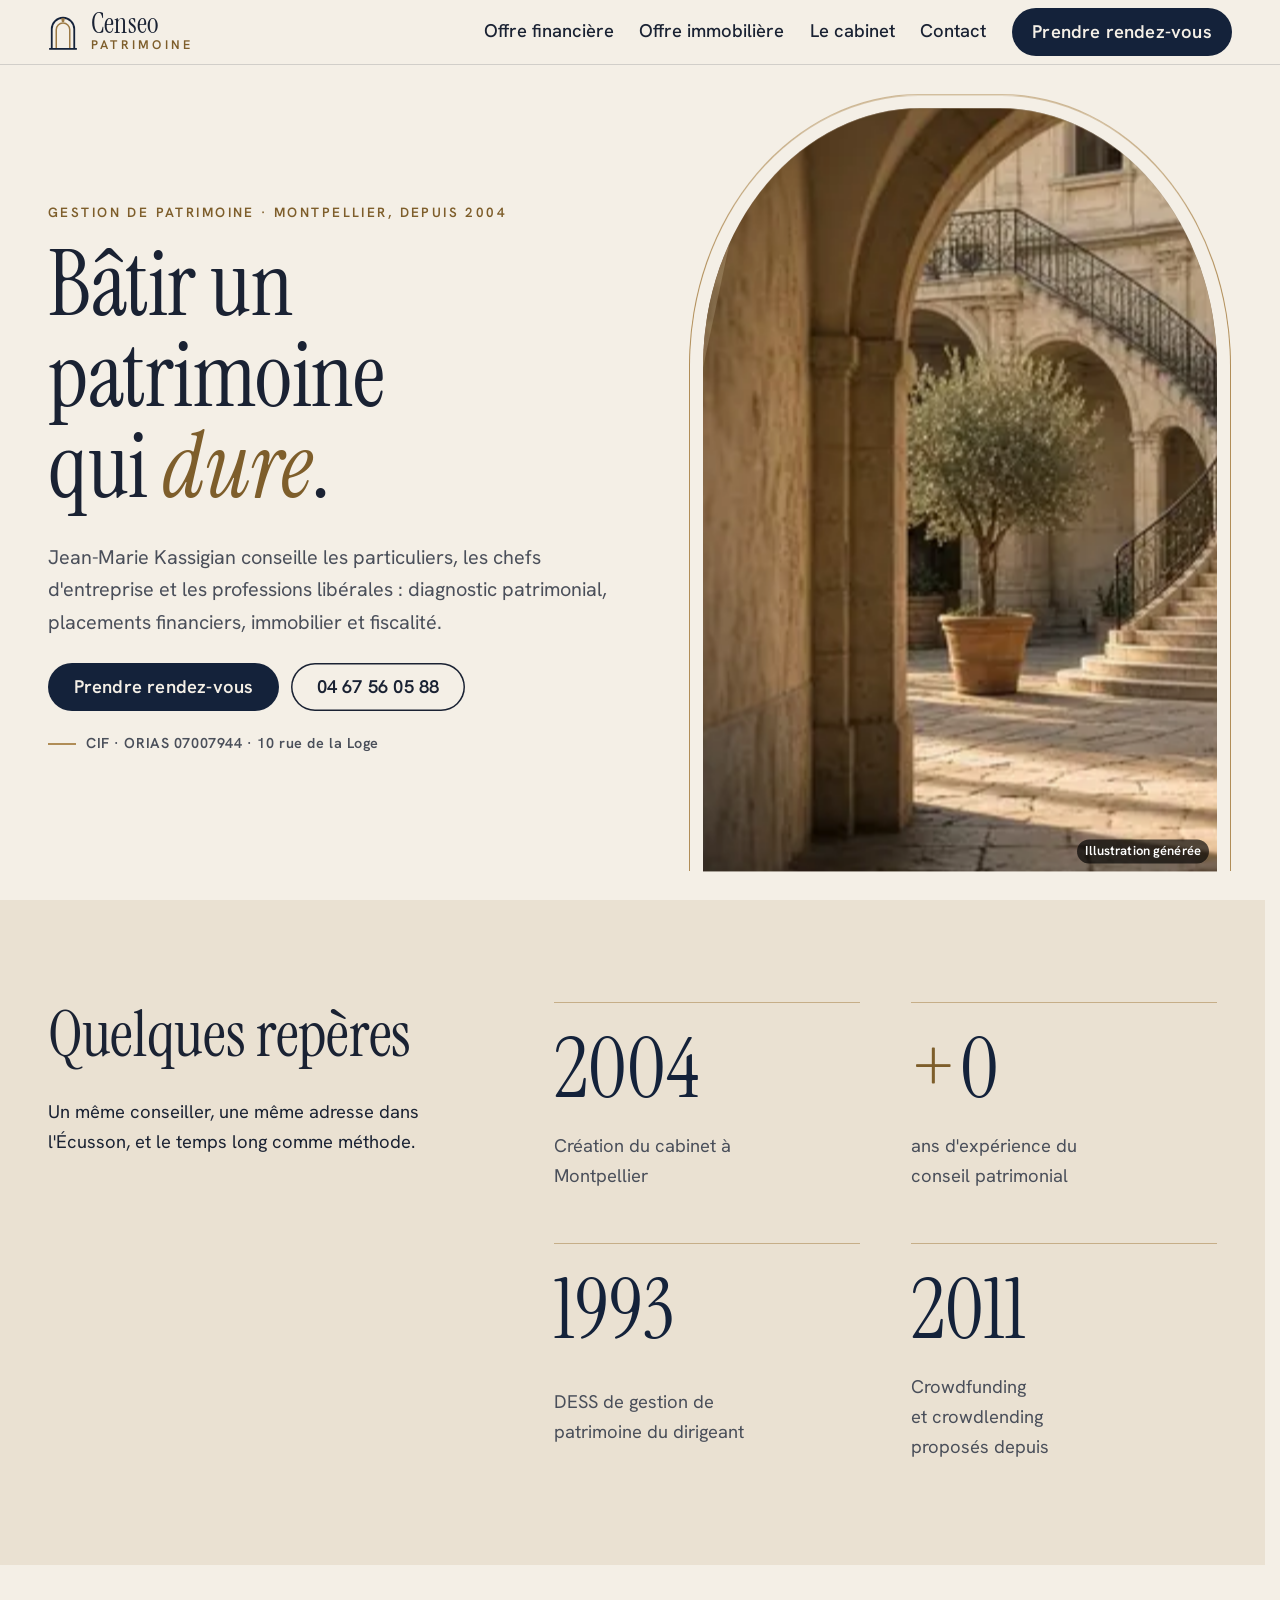
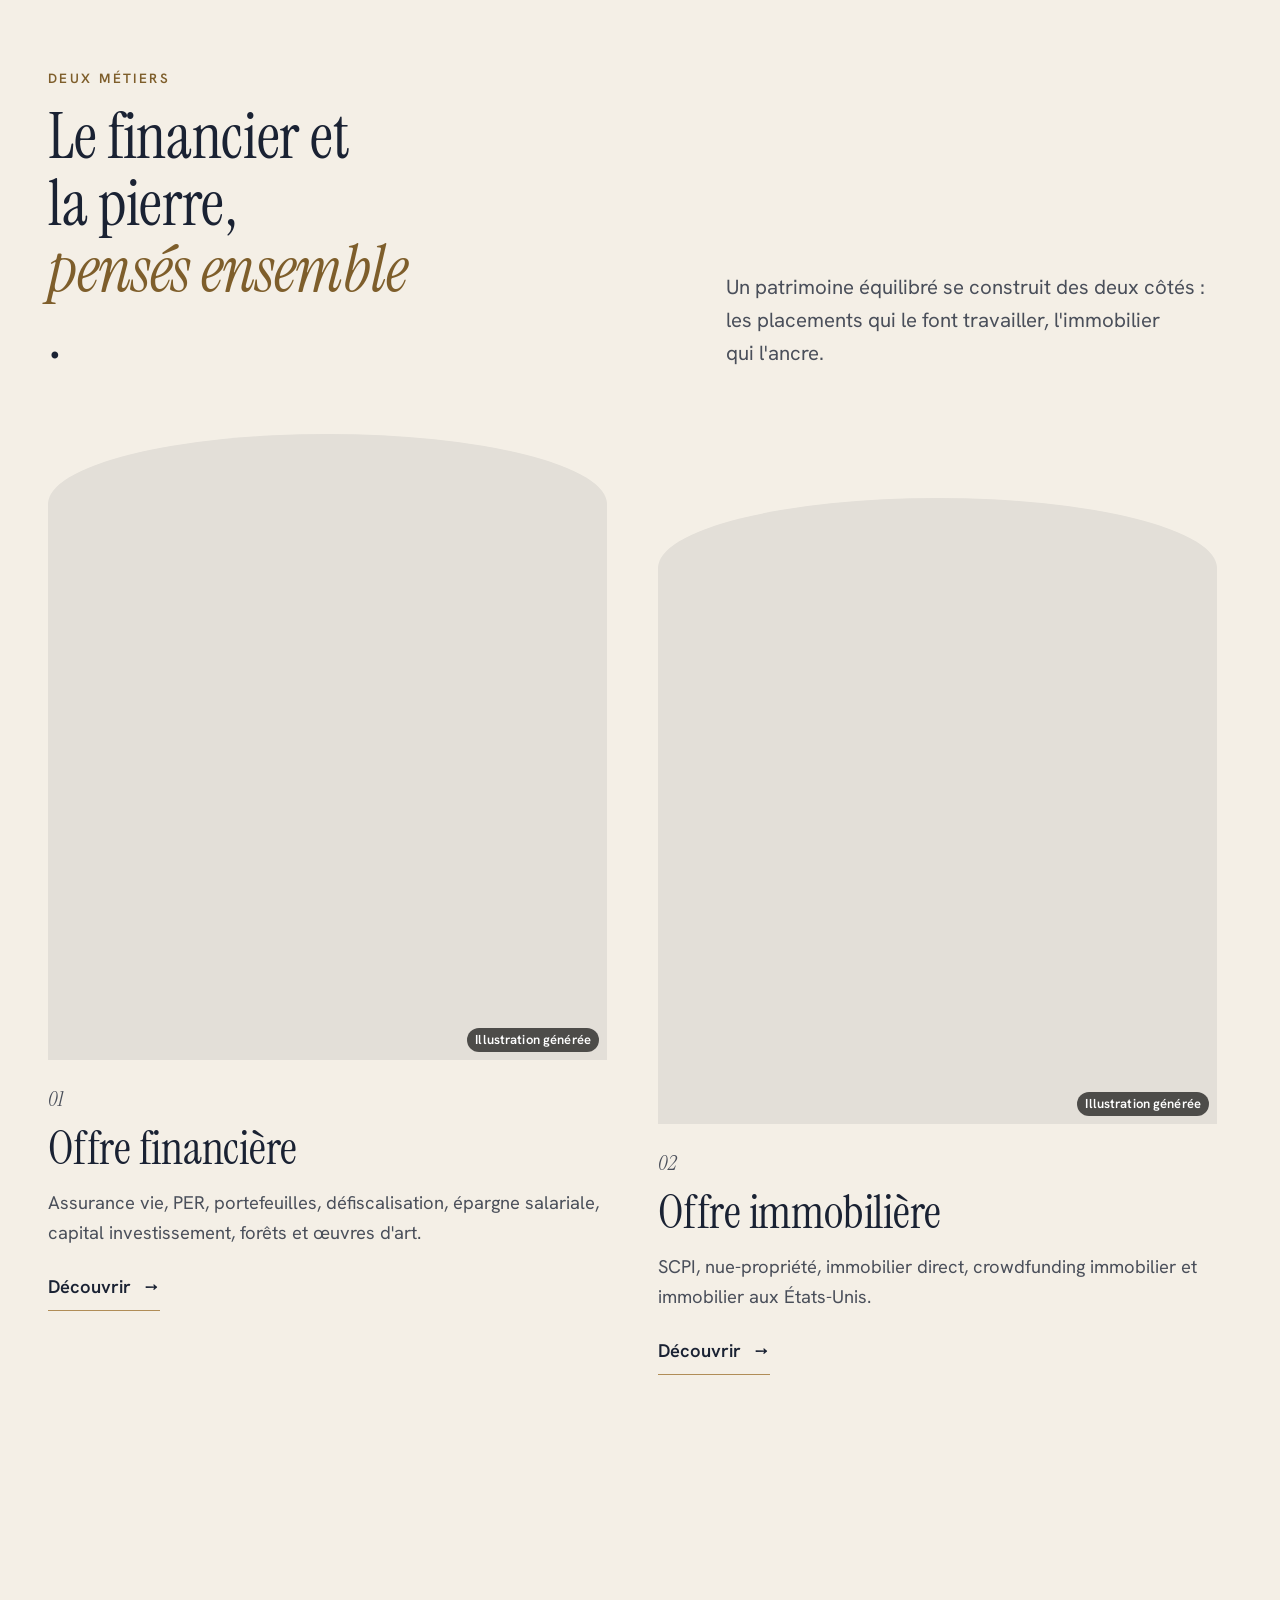
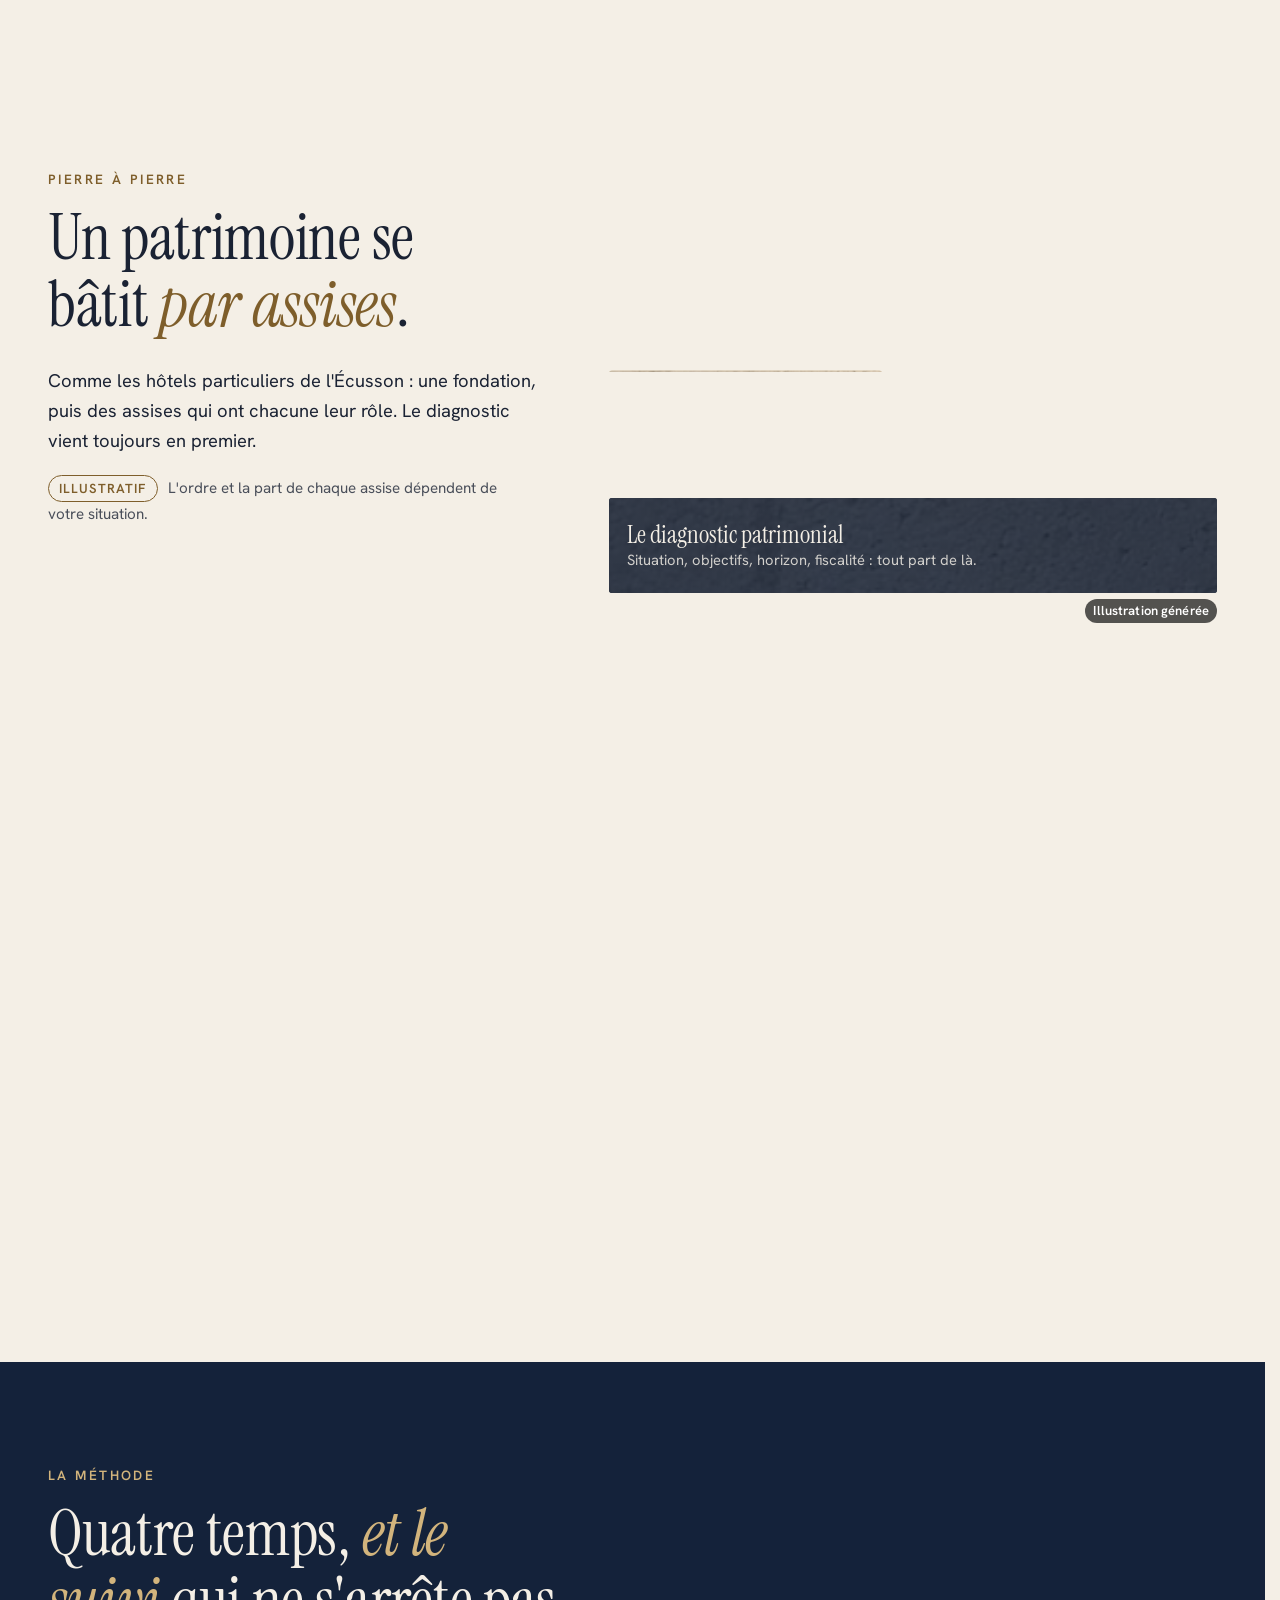
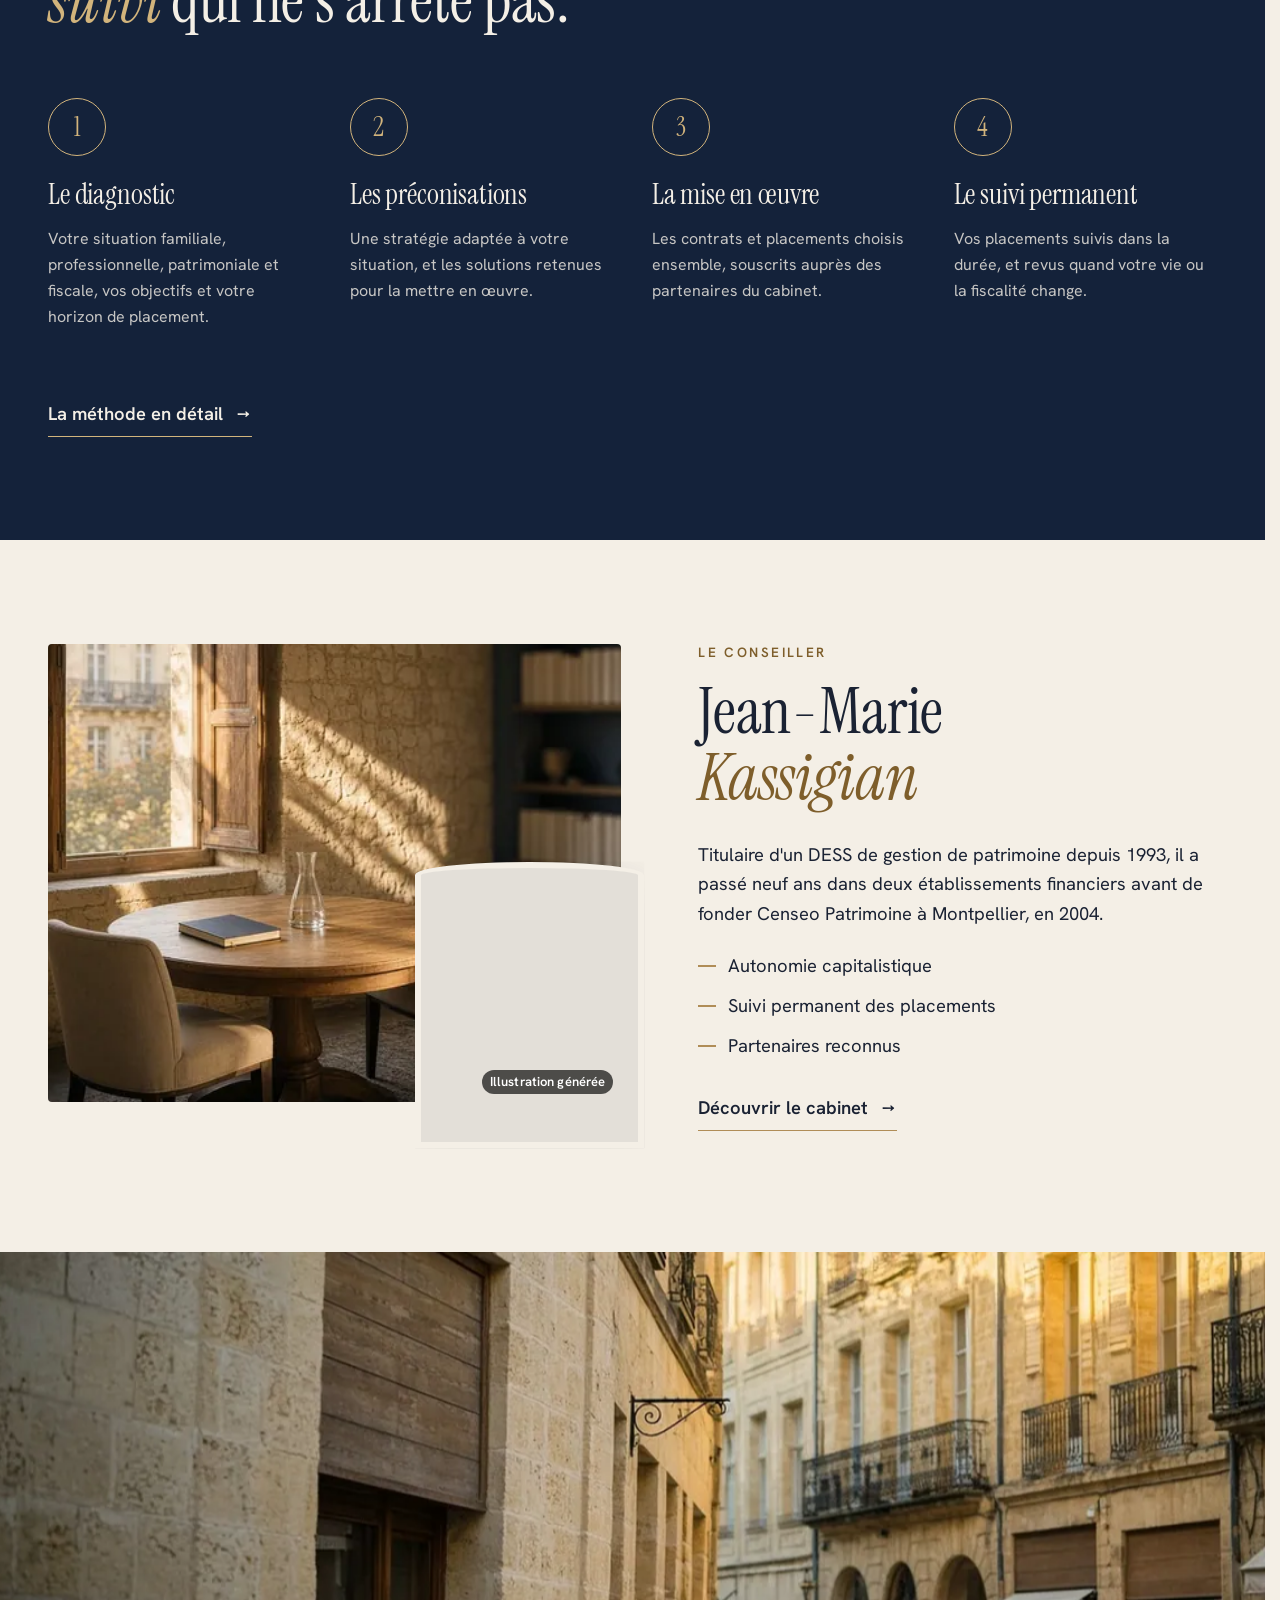
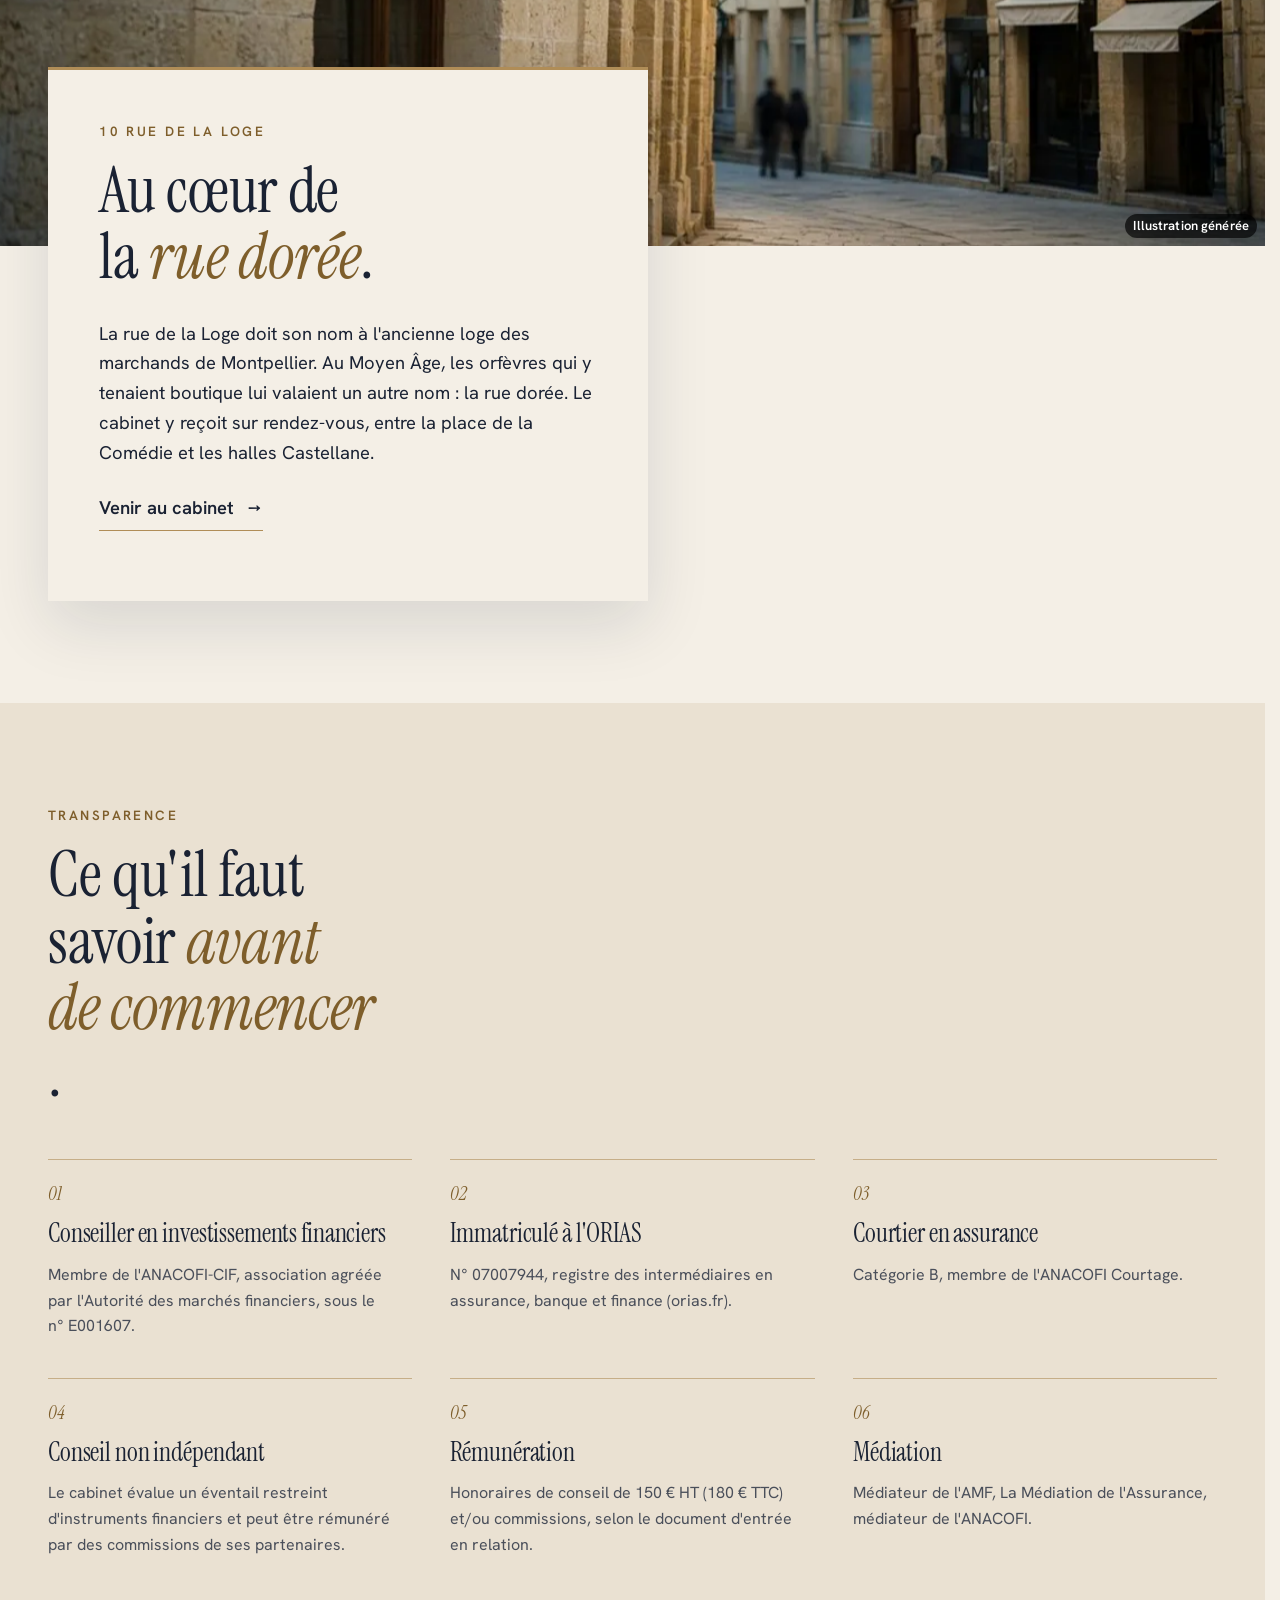
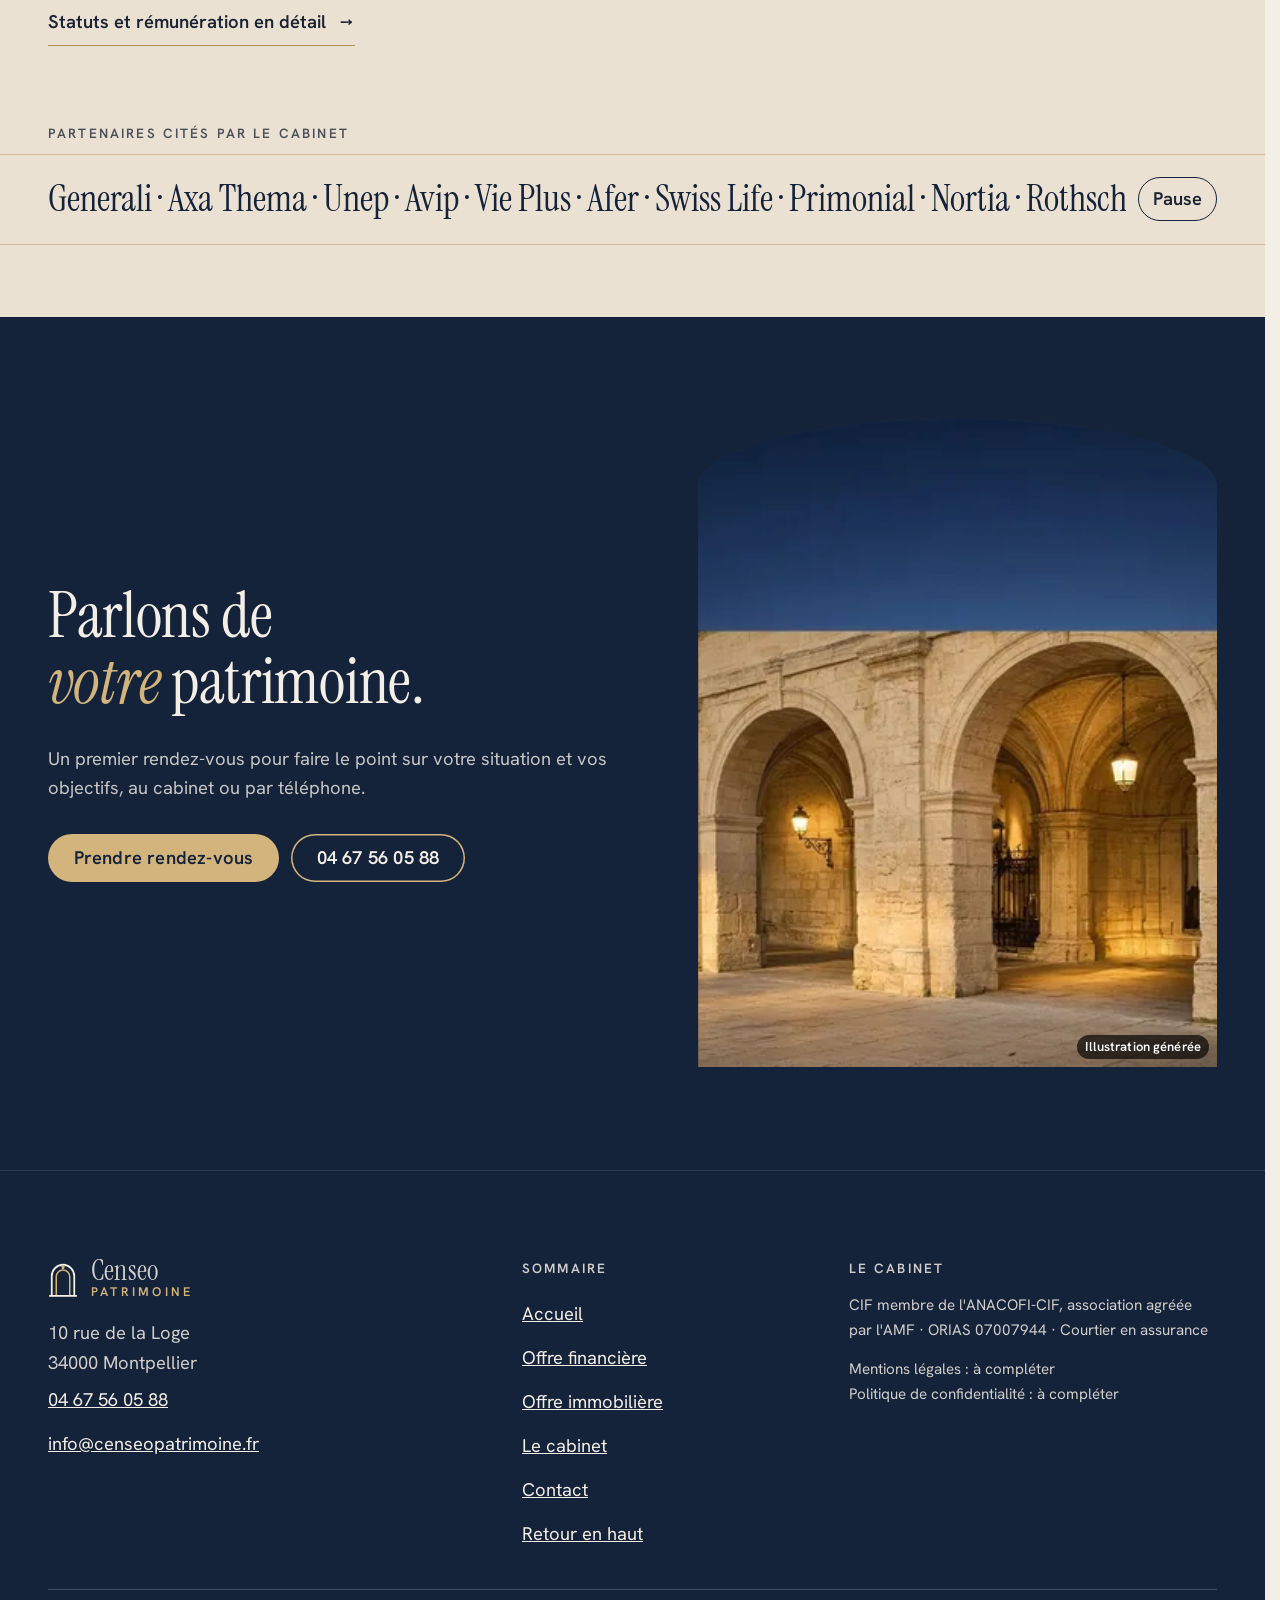
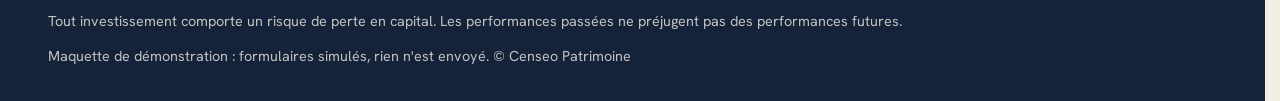
<file: index.html>
<!doctype html>
<html lang="fr" data-v="1" data-curseur>
<head>
<meta charset="utf-8">
<meta name="viewport" content="width=device-width, initial-scale=1, viewport-fit=cover">
<title>Censeo Patrimoine : conseil en gestion de patrimoine à Montpellier</title>
<meta name="description" content="Jean-Marie Kassigian conseille particuliers et chefs d&#39;entreprise depuis 2004 : diagnostic patrimonial, placements financiers, immobilier, fiscalité. 10 rue de la Loge, Montpellier.">
<meta name="robots" content="noindex, nofollow">
<link rel="canonical" href="https://censeo-patrimoine-maquette.vercel.app/">
<style>:root{--fond:#F4EFE6;--texte:#1A2233;--voile-fond:#14223A;--ouverture-fond:#14223A;--menu-fond:#F4EFE6}:root { --entete-h: 72px; --barres-h: 0px; } html { background: var(--fond); color: var(--texte); scrollbar-gutter: stable; } body { margin: 0; background: var(--fond); } html.js:not(.secours):not([data-arrivee="retour"]) [data-anime] { opacity: 0; } html.js:not(.secours):not([data-arrivee="retour"]) [data-anime].vu { opacity: 1; } [data-voile] { position: fixed; inset: 0; z-index: 900; background: var(--voile-fond); transform: translateY(100%); visibility: hidden; pointer-events: none; } html[data-arrivee="voile"]:not(.voile-leve):not(.secours) [data-voile] { transform: none; visibility: visible; } html.secours [data-voile] { visibility: hidden !important; } .ouverture-panneau { position: fixed; inset: 0; z-index: 850; display: none; place-content: center; justify-items: center; background: var(--ouverture-fond, var(--voile-fond)); color: var(--fond); text-align: center; } html.js[data-arrivee="intro"]:not(.secours):not(.intro-finie) .ouverture-panneau { display: grid; } html.defilement-bloque, html.defilement-bloque body, html.js[data-arrivee="intro"]:not(.secours):not(.intro-finie), html.js[data-arrivee="intro"]:not(.secours):not(.intro-finie) body, html[data-arrivee="voile"]:not(.voile-leve):not(.secours), html[data-arrivee="voile"]:not(.voile-leve):not(.secours) body { overflow: hidden; } html.js[data-arrivee="intro"]:not(.secours):not(.intro-finie) { background-color: var(--ouverture-fond, var(--voile-fond)); } html[data-arrivee="voile"]:not(.voile-leve):not(.secours) { background-color: var(--voile-fond); }</style>
<script>(function () {
var d = document.documentElement, ss = null, ls = null;
try { ss = window.sessionStorage; ls = window.localStorage; } catch (e) {}
d.classList.add('js');
var nav = performance.getEntriesByType ? performance.getEntriesByType('navigation')[0] : null;
var type = nav ? nav.type : 'navigate';
var depart = null;
try { depart = JSON.parse(ss.getItem('socle:depart') || 'null'); ss.removeItem('socle:depart'); } catch (e) {}
if (depart && !(Date.now() - depart.t < 15000)) depart = null;
var mode = type === 'back_forward' ? 'retour' : type === 'reload' ? 'intro' : depart ? 'voile' : 'intro';
d.setAttribute('data-arrivee', mode);
if (mode === 'voile' && depart.couleur) d.style.setProperty('--voile-fond', depart.couleur);
if (type === 'reload' && 'scrollRestoration' in history) {
history.scrollRestoration = 'manual';
}
try {
var choisie = ls && ls.getItem('socle:langue');
var langue = (d.lang || '').slice(0, 2);
if (choisie && choisie !== langue && type === 'navigate' && !depart) {
var alt = document.querySelector('link[rel="alternate"][hreflang="' + choisie + '"]');
if (alt) location.replace(new URL(alt.href).pathname + location.search + location.hash);
}
} catch (e) {}
setTimeout(function () { if (!d.classList.contains('demarre')) d.classList.add('secours'); }, 2000);
})();</script>
<link rel="preload" href="/assets/fonts/instrument-serif-latin-400-normal.woff2" as="font" type="font/woff2" crossorigin>
<link rel="preload" href="/assets/fonts/hanken-grotesk-latin-400-normal.woff2" as="font" type="font/woff2" crossorigin>
<link rel="stylesheet" href="/assets/css/socle.css?v=1">
<link rel="stylesheet" href="/assets/css/site.css?v=1">
<link rel="modulepreload" href="/assets/js/site.js?v=1">
<link rel="modulepreload" href="/assets/js/socle/index.js?v=1">
<script src="/assets/vendor/gsap.min.js" defer></script>
<script src="/assets/vendor/ScrollTrigger.min.js" defer></script>
<script src="/assets/vendor/SplitText.min.js" defer></script>
<script type="module" src="/assets/js/site.js?v=1"></script>
<meta name="theme-color" content="#F4EFE6">
<link rel="icon" href="/assets/images/favicon.svg" type="image/svg+xml">
<link rel="apple-touch-icon" href="/assets/images/apple-touch-icon.png">
<meta property="og:type" content="website">
<meta property="og:site_name" content="Censeo Patrimoine">
<meta property="og:locale" content="fr_FR">
<meta property="og:title" content="Censeo Patrimoine : conseil en gestion de patrimoine à Montpellier">
<meta property="og:description" content="Jean-Marie Kassigian conseille particuliers et chefs d&#39;entreprise depuis 2004 : diagnostic patrimonial, placements financiers, immobilier, fiscalité. 10 rue de la Loge, Montpellier.">
<meta property="og:url" content="https://censeo-patrimoine-maquette.vercel.app/">
<meta property="og:image" content="https://censeo-patrimoine-maquette.vercel.app/assets/partage/accueil-fr.jpg">
<meta property="og:image:width" content="1200">
<meta property="og:image:height" content="630">
<meta property="og:image:alt" content="Censeo Patrimoine : bâtir un patrimoine qui dure, cour d&#39;hôtel particulier en pierre blonde">
<meta name="twitter:card" content="summary_large_image">
<script type="application/ld+json">{"@context":"https://schema.org","@type":"FinancialService","name":"Censeo Patrimoine","url":"https://censeo-patrimoine-maquette.vercel.app/","telephone":"+33467560588","email":"info@censeopatrimoine.fr","foundingDate":"2004","founder":{"@type":"Person","name":"Jean-Marie Kassigian"},"address":{"@type":"PostalAddress","streetAddress":"10 rue de la Loge","postalCode":"34000","addressLocality":"Montpellier","addressCountry":"FR"},"description":"Cabinet de conseil en gestion de patrimoine à Montpellier : diagnostic patrimonial, placements financiers, immobilier et fiscalité. CIF membre de l'ANACOFI-CIF, ORIAS 07007944."}</script>
</head>
<body id="haut">
<div data-voile data-forme="rideau" aria-hidden="true"><div class="voile-contenu"><img src="/assets/images/logo-clair.svg" alt="" width="40" height="48"><span data-voile-libelle>Accueil</span></div></div>
<div class="ouverture-panneau" data-ouverture aria-hidden="true">
  <svg class="ouverture-arche" viewBox="0 0 120 150" width="120" height="150" data-ouverture-objet><path class="arche-ext" d="M8 146V62a52 52 0 0 1 104 0v84" pathLength="1"/><path class="arche-int" d="M26 146V64a34 34 0 0 1 68 0v82" pathLength="1"/><path class="arche-cle" d="M53 6h14l-3 15h-8z"/><path class="arche-sol" d="M0 147h120" pathLength="1"/></svg>
  <p class="ouverture-nom">Cēnseō</p>
  <p class="ouverture-ligne">« j&#39;estime », en latin</p>
</div>
<a class="evitement" href="#contenu">Aller au contenu</a>
<header data-entete>
  <div class="entete-rangee">
    <a class="entete-logo" href="/" data-libelle="Accueil" aria-current="page">
      <img src="/assets/images/logo.svg" alt="" width="30" height="36"><span class="logo-mot">Censeo<small>patrimoine</small></span>
    </a>
    <nav data-nav aria-label="Navigation principale">
      <ul><li><a href="/offre-financiere" data-libelle="Offre financière">Offre financière</a></li><li><a href="/offre-immobiliere" data-libelle="Offre immobilière">Offre immobilière</a></li><li><a href="/cabinet" data-libelle="Le cabinet">Le cabinet</a></li><li><a href="/contact" data-libelle="Contact">Contact</a></li></ul>
    </nav>
    <div class="entete-actions">
      <a class="bouton" href="/contact#rendez-vous" data-libelle="Contact">Prendre rendez-vous</a>
      <button type="button" data-menu-bouton aria-controls="menu" aria-expanded="false" data-libelle-ouvrir="Menu" data-libelle-fermer="Fermer"><span data-libelle-bouton>Menu</span></button>
      <a class="menu-sansjs" href="#menu" data-menu-lien>Menu</a>
    </div>
  </div>
</header>
<script>/* Avant le premier affichage : rangées de la navigation (même règle que ajusterNav dans assets/js/socle/entete.js)
   et hauteur réelle de l'en-tête, pour que rien ne saute quand le JavaScript du site prend la main. */
(function () {
  var h = document.documentElement, u = document.querySelector('[data-nav] ul'), e = document.querySelector('[data-entete]');
  if (u) {
    var deborde = function () { return u.scrollWidth > u.clientWidth + 1; }, c = deborde();
    if (c && window.matchMedia('(min-width: 900px)').matches) {
      h.classList.add('nav-deux-rangees'); c = deborde();
      if (c) { h.classList.add('nav-deux-lignes'); var a = u.querySelector('a'); c = !a || u.getBoundingClientRect().height > a.getBoundingClientRect().height * 2.5; }
      if (c) h.classList.remove('nav-deux-rangees', 'nav-deux-lignes');
    }
    if (c) h.classList.add('nav-compacte');
  }
  if (e) h.style.setProperty('--entete-h', Math.round(e.getBoundingClientRect().height) + 'px');
})();</script>
<span id="menu-ferme" aria-hidden="true"></span>
<div id="menu" data-menu role="dialog" aria-modal="true" aria-label="Menu">
  <p class="menu-sansjs-fermer"><a href="#menu-ferme">Fermer</a></p>
  <ul><li style="--i:0"><a href="/" class="menu-lien" data-libelle="Accueil" aria-current="page">Accueil</a></li><li style="--i:1"><a href="/offre-financiere" class="menu-lien" data-libelle="Offre financière">Offre financière</a></li><li style="--i:2"><a href="/offre-immobiliere" class="menu-lien" data-libelle="Offre immobilière">Offre immobilière</a></li><li style="--i:3"><a href="/cabinet" class="menu-lien" data-libelle="Le cabinet">Le cabinet</a></li><li style="--i:4"><a href="/contact" class="menu-lien" data-libelle="Contact">Contact</a></li></ul>
  <p><a class="bouton" href="tel:+33467560588">Appeler 04 67 56 05 88</a></p>
</div>
<main id="contenu" tabindex="-1">
<section class="ouv ouv--accueil" id="debut">
  <div class="ouv-colonne"><p class="surtitre ouv-suite" data-anime="gsap">Gestion de patrimoine · Montpellier, depuis 2004</p><h1 class="ouv-titre" data-anime="gsap"><span class="ouv-masque"><span class="ouv-ligne">Bâtir un patrimoine</span></span><span class="ouv-masque"><span class="ouv-ligne">qui <em>dure</em>.</span></span></h1><p class="ouv-texte-intro ouv-suite masque-ecran-tres-bas" data-anime="gsap">Jean-Marie Kassigian conseille les particuliers, les chefs d&#39;entreprise et les professions libérales : diagnostic patrimonial, placements financiers, immobilier et fiscalité.</p>
  <div class="ouv-actions ouv-suite" data-anime="gsap"><a href="/contact#rendez-vous" class="bouton" data-libelle="Contact" data-action-principale data-survol="magnetique">Prendre rendez-vous</a><a class="bouton bouton--contour" href="tel:+33467560588">04 67 56 05 88</a></div>
  <p class="ouv-info ouv-suite" data-anime="gsap" data-info-cle>CIF · ORIAS 07007944 · 10 rue de la Loge</p></div>
  <div class="ouv-arche-place" data-effet="arche" style="--apercu:url([data-uri]);--apercu-m:url([data-uri])"><figure class="media ouv-arche" data-grok data-iris-centre style="--cadrage:50% 55%;--cadrage-mobile:50% 60%">
  <picture><source media="(max-width: 760px) and (orientation: portrait)" srcset="/assets/images/grok/accueil-ouverture-mobile-640.webp 640w, /assets/images/grok/accueil-ouverture-mobile-1080.webp 1080w" sizes="(max-width: 760px) 80vw, 42vw">
    <img src="/assets/images/grok/accueil-ouverture-1280.webp" srcset="/assets/images/grok/accueil-ouverture-640.webp 640w, /assets/images/grok/accueil-ouverture-1280.webp 1280w, /assets/images/grok/accueil-ouverture-1920.webp 1920w" sizes="(max-width: 760px) 80vw, 42vw" alt="Cour intérieure d&#39;un hôtel particulier en pierre blonde, escalier de pierre au fond" width="1280" height="720" fetchpriority="high" loading="eager" decoding="async">
  </picture><figcaption class="mention-ia">Illustration générée</figcaption>
</figure><span class="ouv-arche-lumiere" aria-hidden="true"><span class="ouv-arche-reflet" data-effet="lumiere-doree"></span></span></div>
</section>
<section class="reperes" id="reperes">
  <div class="conteneur reperes-grille">
    <div class="reperes-tete">
      <h2 class="titre-section" data-anime="lignes">Quelques repères</h2>
      <p data-anime>Un même conseiller, une même adresse dans l&#39;Écusson, et le temps long comme méthode.</p>
    </div>
    <ul class="reperes-liste"><li class="repere">
      <strong class="repere-chiffre"><span data-anime="lettres">2004</span></strong>
      <span class="repere-texte">Création du cabinet à Montpellier</span>
    </li><li class="repere">
      <strong class="repere-chiffre"><span class="repere-prefixe">+</span><span data-compteur="30">30</span></strong>
      <span class="repere-texte">ans d&#39;expérience du conseil patrimonial</span>
    </li><li class="repere">
      <strong class="repere-chiffre"><span data-anime="lettres">1993</span></strong>
      <span class="repere-texte">DESS de gestion de patrimoine du dirigeant</span>
    </li><li class="repere">
      <strong class="repere-chiffre"><span data-anime="lettres">2011</span></strong>
      <span class="repere-texte">Crowdfunding et crowdlending proposés depuis</span>
    </li></ul>
  </div>
</section>
<section class="metiers conteneur" id="metiers">
  <div class="metiers-tete">
    <p class="surtitre">Deux métiers</p>
    <h2 class="titre-section" data-anime="lignes">Le financier et la pierre, <em>pensés ensemble</em>.</h2>
    <p class="texte-intro" data-anime>Un patrimoine équilibré se construit des deux côtés : les placements qui le font travailler, l&#39;immobilier qui l&#39;ancre.</p>
  </div>
  <div class="metiers-cartes" data-anime="cascade">
    <article class="metier-carte metier-carte--1" data-survol="incline" data-survol-force="4">
      <figure class="media metier-media" data-grok data-fx="parallaxe" data-fx-force="8" style="--cadrage:50% 50%">
  <picture>
    <img src="/assets/images/grok/accueil-financier-784.webp" srcset="/assets/images/grok/accueil-financier-480.webp 480w, /assets/images/grok/accueil-financier-640.webp 640w, /assets/images/grok/accueil-financier-784.webp 784w" sizes="(max-width: 760px) 92vw, 46vw" alt="Bureau en chêne près d&#39;une haute fenêtre, carnet ouvert et stylo plume" width="784" height="1176" loading="lazy" decoding="async">
  </picture><figcaption class="mention-ia">Illustration générée</figcaption>
</figure>
      <div class="metier-texte">
        <p class="metier-num">01</p>
        <h3>Offre financière</h3>
        <p>Assurance vie, PER, portefeuilles, défiscalisation, épargne salariale, capital investissement, forêts et œuvres d&#39;art.</p>
        <a href="/offre-financiere" class="lien-fleche" data-libelle="Offre financière">Découvrir<span class="visuellement-cache"> : Offre financière</span></a>
      </div>
    </article>
    <article class="metier-carte metier-carte--2" data-survol="incline" data-survol-force="4">
      <figure class="media metier-media" data-grok data-fx="parallaxe" data-fx-force="8" style="--cadrage:50% 50%">
  <picture>
    <img src="/assets/images/grok/accueil-immobilier-784.webp" srcset="/assets/images/grok/accueil-immobilier-480.webp 480w, /assets/images/grok/accueil-immobilier-640.webp 640w, /assets/images/grok/accueil-immobilier-784.webp 784w" sizes="(max-width: 760px) 92vw, 46vw" alt="Façade d&#39;immeuble ancien en pierre blonde, volets et balcons en fer forgé" width="784" height="1176" loading="lazy" decoding="async">
  </picture><figcaption class="mention-ia">Illustration générée</figcaption>
</figure>
      <div class="metier-texte">
        <p class="metier-num">02</p>
        <h3>Offre immobilière</h3>
        <p>SCPI, nue-propriété, immobilier direct, crowdfunding immobilier et immobilier aux États-Unis.</p>
        <a href="/offre-immobiliere" class="lien-fleche" data-libelle="Offre immobilière">Découvrir<span class="visuellement-cache"> : Offre immobilière</span></a>
      </div>
    </article>
  </div>
</section>
<section class="pierres" id="pierre-a-pierre" data-scene>
  <div class="pierres-cadre" data-collant>
    <div class="conteneur pierres-grille">
      <div class="pierres-texte">
        <p class="surtitre">Pierre à pierre</p>
        <h2 class="titre-section" data-anime="lignes">Un patrimoine se bâtit <em>par assises</em>.</h2>
        <p class="masque-ecran-tres-bas" data-anime>Comme les hôtels particuliers de l&#39;Écusson : une fondation, puis des assises qui ont chacune leur rôle. Le diagnostic vient toujours en premier.</p>
        <p class="pierres-note" data-anime><span class="etiquette">Illustratif</span> L&#39;ordre et la part de chaque assise dépendent de votre situation.</p>
      </div>
      <div class="mur" data-visuel role="list" aria-label="Le mur du patrimoine, assise par assise">
        <div class="assise assise--4">
          <div class="pierre pierre--fiscalite" role="listitem" data-effet="assises" data-rang="4">
            <strong>Alléger l&#39;impôt</strong><span>Défiscalisation, déficit foncier.</span>
          </div></div><div class="assise assise--3">
          <div class="pierre pierre--economie" role="listitem" data-effet="assises" data-rang="3">
            <strong>Financer l&#39;économie réelle</strong><span>PME innovantes, FPCI, financement participatif.</span>
          </div>
          <div class="pierre pierre--diversifier" role="listitem" data-effet="assises" data-rang="3">
            <strong>Diversifier</strong><span>Forêts, terres agricoles, œuvres d&#39;art.</span>
          </div></div><div class="assise assise--2">
          <div class="pierre pierre--retraite" role="listitem" data-effet="assises" data-rang="2">
            <strong>Préparer la retraite</strong><span>PER et épargne salariale.</span>
          </div>
          <div class="pierre pierre--pierre" role="listitem" data-effet="assises" data-rang="2">
            <strong>Investir dans la pierre</strong><span>SCPI, nue-propriété, immobilier direct.</span>
          </div></div><div class="assise assise--1">
          <div class="pierre pierre--proteger" role="listitem" data-effet="assises" data-rang="1">
            <strong>Protéger</strong><span>Prévoyance, avec un partenaire spécialisé.</span>
          </div>
          <div class="pierre pierre--epargner" role="listitem" data-effet="assises" data-rang="1">
            <strong>Épargner</strong><span>Assurance vie et contrats de capitalisation.</span>
          </div></div><div class="assise assise--0">
          <div class="pierre pierre--fondation" role="listitem" data-effet="assises" data-rang="0">
            <strong>Le diagnostic patrimonial</strong><span>Situation, objectifs, horizon, fiscalité : tout part de là.</span>
          </div></div>
        <span class="mention-ia mention-ia--mur">Illustration générée</span>
      </div>
    </div>
  </div>
</section>
<section class="methode" id="methode">
  <div class="conteneur">
    <p class="surtitre surtitre--clair">La méthode</p>
    <h2 class="titre-section" data-anime="lignes">Quatre temps, <em>et le suivi</em> qui ne s'arrête pas.</h2>
    <div class="methode-piste" data-visuel>
      <svg class="methode-filet" viewBox="0 0 1000 40" preserveAspectRatio="none" aria-hidden="true" data-fx="trace"><path d="M10 20 C 180 4, 320 36, 500 20 S 820 4, 990 20" fill="none" stroke="currentColor" stroke-width="2"/></svg>
      <ol class="methode-etapes" data-anime="cascade"><li class="etape">
        <span class="etape-num">1</span>
        <h3>Le diagnostic</h3>
        <p>Votre situation familiale, professionnelle, patrimoniale et fiscale, vos objectifs et votre horizon de placement.</p>
      </li><li class="etape">
        <span class="etape-num">2</span>
        <h3>Les préconisations</h3>
        <p>Une stratégie adaptée à votre situation, et les solutions retenues pour la mettre en œuvre.</p>
      </li><li class="etape">
        <span class="etape-num">3</span>
        <h3>La mise en œuvre</h3>
        <p>Les contrats et placements choisis ensemble, souscrits auprès des partenaires du cabinet.</p>
      </li><li class="etape">
        <span class="etape-num">4</span>
        <h3>Le suivi permanent</h3>
        <p>Vos placements suivis dans la durée, et revus quand votre vie ou la fiscalité change.</p>
      </li></ol>
    </div>
    <p class="methode-lien" data-anime><a href="/cabinet#methode" class="lien-fleche lien-fleche--clair" data-libelle="Le cabinet">La méthode en détail</a></p>
  </div>
</section>
<section class="conseiller conteneur" id="conseiller">
  <div class="conseiller-visuels">
    <figure class="media conseiller-bureau" data-grok data-fx="parallaxe" style="--cadrage:50% 50%">
  <picture>
    <img src="/assets/images/grok/accueil-bureau-1280.webp" srcset="/assets/images/grok/accueil-bureau-640.webp 640w, /assets/images/grok/accueil-bureau-1280.webp 1280w, /assets/images/grok/accueil-bureau-1920.webp 1920w" sizes="(max-width: 760px) 92vw, 50vw" alt="Bureau de rendez-vous : table ronde en chêne et deux fauteuils près d&#39;une haute fenêtre" width="1280" height="853" loading="lazy" decoding="async">
  </picture><figcaption class="mention-ia">Illustration générée</figcaption>
</figure>
    <figure class="media conseiller-portrait" data-anime="rideau" data-superpose style="--cadrage:52% 30%">
  <picture>
    <img src="/assets/images/portrait-kassigian-784.webp" srcset="/assets/images/portrait-kassigian-480.webp 480w, /assets/images/portrait-kassigian-640.webp 640w, /assets/images/portrait-kassigian-784.webp 784w" sizes="(max-width: 760px) 44vw, 220px" alt="Jean-Marie Kassigian, conseiller en gestion de patrimoine" width="784" height="980" loading="lazy" decoding="async">
  </picture>
</figure>
  </div>
  <div class="conseiller-texte">
    <p class="surtitre">Le conseiller</p>
    <h2 class="titre-section" data-anime="lignes">Jean-Marie <em>Kassigian</em></h2>
    <p data-anime>Titulaire d&#39;un DESS de gestion de patrimoine depuis 1993, il a passé neuf ans dans deux établissements financiers avant de fonder Censeo Patrimoine à Montpellier, en 2004.</p>
    <ul class="atouts" data-anime="cascade">
      <li>Autonomie capitalistique</li><li>Suivi permanent des placements</li><li>Partenaires reconnus</li>
    </ul>
    <p data-anime><a href="/cabinet" class="lien-fleche" data-libelle="Le cabinet">Découvrir le cabinet</a></p>
  </div>
</section>
<section class="rue" id="rue-doree">
  <figure class="media rue-media" data-grok data-fx="zoom" data-fx-force="14" style="--cadrage:62% 50%">
  <picture>
    <img src="/assets/images/grok/accueil-rue-1280.webp" srcset="/assets/images/grok/accueil-rue-640.webp 640w, /assets/images/grok/accueil-rue-1280.webp 1280w, /assets/images/grok/accueil-rue-1920.webp 1920w" sizes="100vw" alt="Rue piétonne de vieille ville en pierre blonde au soleil du matin" width="1280" height="853" loading="lazy" decoding="async">
  </picture><figcaption class="mention-ia">Illustration générée</figcaption>
</figure>
  <div class="conteneur rue-carte-place">
    <div class="rue-carte" data-superpose>
      <p class="surtitre">10 rue de la Loge</p>
      <h2 class="titre-section" data-anime="lignes">Au cœur de la <em>rue dorée</em>.</h2>
      <p data-anime>La rue de la Loge doit son nom à l&#39;ancienne loge des marchands de Montpellier. Au Moyen Âge, les orfèvres qui y tenaient boutique lui valaient un autre nom : la rue dorée. Le cabinet y reçoit sur rendez-vous, entre la place de la Comédie et les halles Castellane.</p>
      <p data-anime><a href="/contact#acces" class="lien-fleche" data-libelle="Contact">Venir au cabinet</a></p>
    </div>
  </div>
</section>
<section class="transparence" id="transparence">
  <div class="conteneur">
    <div class="transparence-tete">
      <p class="surtitre">Transparence</p>
      <h2 class="titre-section" data-anime="lignes">Ce qu'il faut savoir <em>avant de commencer</em>.</h2>
    </div>
    <ul class="statuts" data-anime="cascade"><li class="statut">
    <span class="statut-num">01</span>
    <h3>Conseiller en investissements financiers</h3>
    <p>Membre de l&#39;ANACOFI-CIF, association agréée par l&#39;Autorité des marchés financiers, sous le n° E001607.</p>
  </li><li class="statut">
    <span class="statut-num">02</span>
    <h3>Immatriculé à l&#39;ORIAS</h3>
    <p>N° 07007944, registre des intermédiaires en assurance, banque et finance (orias.fr).</p>
  </li><li class="statut">
    <span class="statut-num">03</span>
    <h3>Courtier en assurance</h3>
    <p>Catégorie B, membre de l&#39;ANACOFI Courtage.</p>
  </li><li class="statut">
    <span class="statut-num">04</span>
    <h3>Conseil non indépendant</h3>
    <p>Le cabinet évalue un éventail restreint d&#39;instruments financiers et peut être rémunéré par des commissions de ses partenaires.</p>
  </li><li class="statut">
    <span class="statut-num">05</span>
    <h3>Rémunération</h3>
    <p>Honoraires de conseil de 150 € HT (180 € TTC) et/ou commissions, selon le document d&#39;entrée en relation.</p>
  </li><li class="statut">
    <span class="statut-num">06</span>
    <h3>Médiation</h3>
    <p>Médiateur de l&#39;AMF, La Médiation de l&#39;Assurance, médiateur de l&#39;ANACOFI.</p>
  </li></ul>
    <p class="transparence-lien" data-anime><a href="/cabinet#statuts" class="lien-fleche" data-libelle="Le cabinet">Statuts et rémunération en détail</a></p>
  </div>
  <div class="partenaires">
  <p class="partenaires-titre conteneur">Partenaires cités par le cabinet</p>
  <p class="visuellement-cache">Generali, Axa Thema, Unep, Avip, Vie Plus, Afer, Swiss Life, Primonial, Nortia, Rothschild &amp; Cie Gestion, France Valley, DNCA, Financière de l&#39;Échiquier, Eres Gestion, Epsens, Alptis, Eiffel Invest, Matis, Ecofip, Ysidis, Inter Invest, Investisdom, Sofidy, Perial, InterGestion, Corum, Altixia, Sérénidade Immobilier</p>
  <div class="ruban-section">
    <div class="ruban" id="ruban-accueil" data-boucle-css data-ruban aria-hidden="true" data-effet="ruban"><p>Generali · Axa Thema · Unep · Avip · Vie Plus · Afer · Swiss Life · Primonial · Nortia · Rothschild &amp; Cie Gestion · France Valley · DNCA · Financière de l&#39;Échiquier · Eres Gestion · Epsens · Alptis · Eiffel Invest · Matis · Ecofip · Ysidis · Inter Invest · Investisdom · Sofidy · Perial · InterGestion · Corum · Altixia · Sérénidade Immobilier · Generali · Axa Thema · Unep · Avip · Vie Plus · Afer · Swiss Life · Primonial · Nortia · Rothschild &amp; Cie Gestion · France Valley · DNCA · Financière de l&#39;Échiquier · Eres Gestion · Epsens · Alptis · Eiffel Invest · Matis · Ecofip · Ysidis · Inter Invest · Investisdom · Sofidy · Perial · InterGestion · Corum · Altixia · Sérénidade Immobilier · </p></div>
    <button type="button" class="ruban-pause" data-pause-pour="ruban-accueil" data-libelle-pause="Pause" data-libelle-lecture="Lecture"><span data-libelle-bouton>Pause</span></button>
  </div>
</div>
</section>
<section class="fin" id="rendez-vous-final">
  <div class="conteneur fin-grille">
    <div class="fin-texte">
      <h2 class="titre-section" data-anime="lignes">Parlons de <em>votre</em> patrimoine.</h2>
      <p data-anime>Un premier rendez-vous pour faire le point sur votre situation et vos objectifs, au cabinet ou par téléphone.</p>
      <p class="fin-actions" data-anime><a href="/contact#rendez-vous" class="bouton bouton--or" data-libelle="Contact" data-survol="magnetique">Prendre rendez-vous</a><a class="bouton bouton--contour-clair" href="tel:+33467560588">04 67 56 05 88</a></p>
    </div>
    <figure class="media fin-media" data-grok data-anime="rideau" style="--cadrage:72% 62%">
  <picture>
    <img src="/assets/images/grok/accueil-loge-1280.webp" srcset="/assets/images/grok/accueil-loge-640.webp 640w, /assets/images/grok/accueil-loge-1280.webp 1280w, /assets/images/grok/accueil-loge-1920.webp 1920w" sizes="(max-width: 760px) 92vw, 46vw" alt="Arcades de pierre éclairées à la tombée du jour" width="1280" height="853" loading="lazy" decoding="async">
  </picture><figcaption class="mention-ia">Illustration générée</figcaption>
</figure>
  </div>
</section>
</main>
<footer class="pied" id="pied">
  <div class="conteneur pied-grille">
    <div class="pied-marque">
      <p class="pied-logo"><img src="/assets/images/logo-clair.svg" alt="" width="30" height="36"><span class="logo-mot">Censeo<small>patrimoine</small></span></p>
      <p>10 rue de la Loge<br>34000 Montpellier<br><a href="tel:+33467560588">04 67 56 05 88</a><br><a href="mailto:info@censeopatrimoine.fr">info@censeopatrimoine.fr</a></p>
    </div>
    <nav aria-label="Sommaire">
      <p class="pied-titre">Sommaire</p>
      <ul><li><a href="/" data-libelle="Accueil" aria-current="page">Accueil</a></li><li><a href="/offre-financiere" data-libelle="Offre financière">Offre financière</a></li><li><a href="/offre-immobiliere" data-libelle="Offre immobilière">Offre immobilière</a></li><li><a href="/cabinet" data-libelle="Le cabinet">Le cabinet</a></li><li><a href="/contact" data-libelle="Contact">Contact</a></li><li><a href="#haut" data-sans-transition>Retour en haut</a></li></ul>
    </nav>
    <div>
      <p class="pied-titre">Le cabinet</p>
      <p class="pied-statuts">CIF membre de l&#39;ANACOFI-CIF, association agréée par l&#39;AMF · ORIAS 07007944 · Courtier en assurance</p>
      <p class="pied-legal"><span>Mentions légales : à compléter</span><br><span>Politique de confidentialité : à compléter</span></p>
    </div>
  </div>
  <div class="conteneur pied-bas"><p>Tout investissement comporte un risque de perte en capital. Les performances passées ne préjugent pas des performances futures.</p><p>Maquette de démonstration : formulaires simulés, rien n&#39;est envoyé. © Censeo Patrimoine</p></div>
</footer>
<div data-barre-fixe>
  <a class="bouton bouton--contour" href="tel:+33467560588">Appeler</a>
  <a class="bouton" href="/contact#rendez-vous" data-libelle="Contact">Prendre rendez-vous</a>
</div>
</body>
</html>
</file>
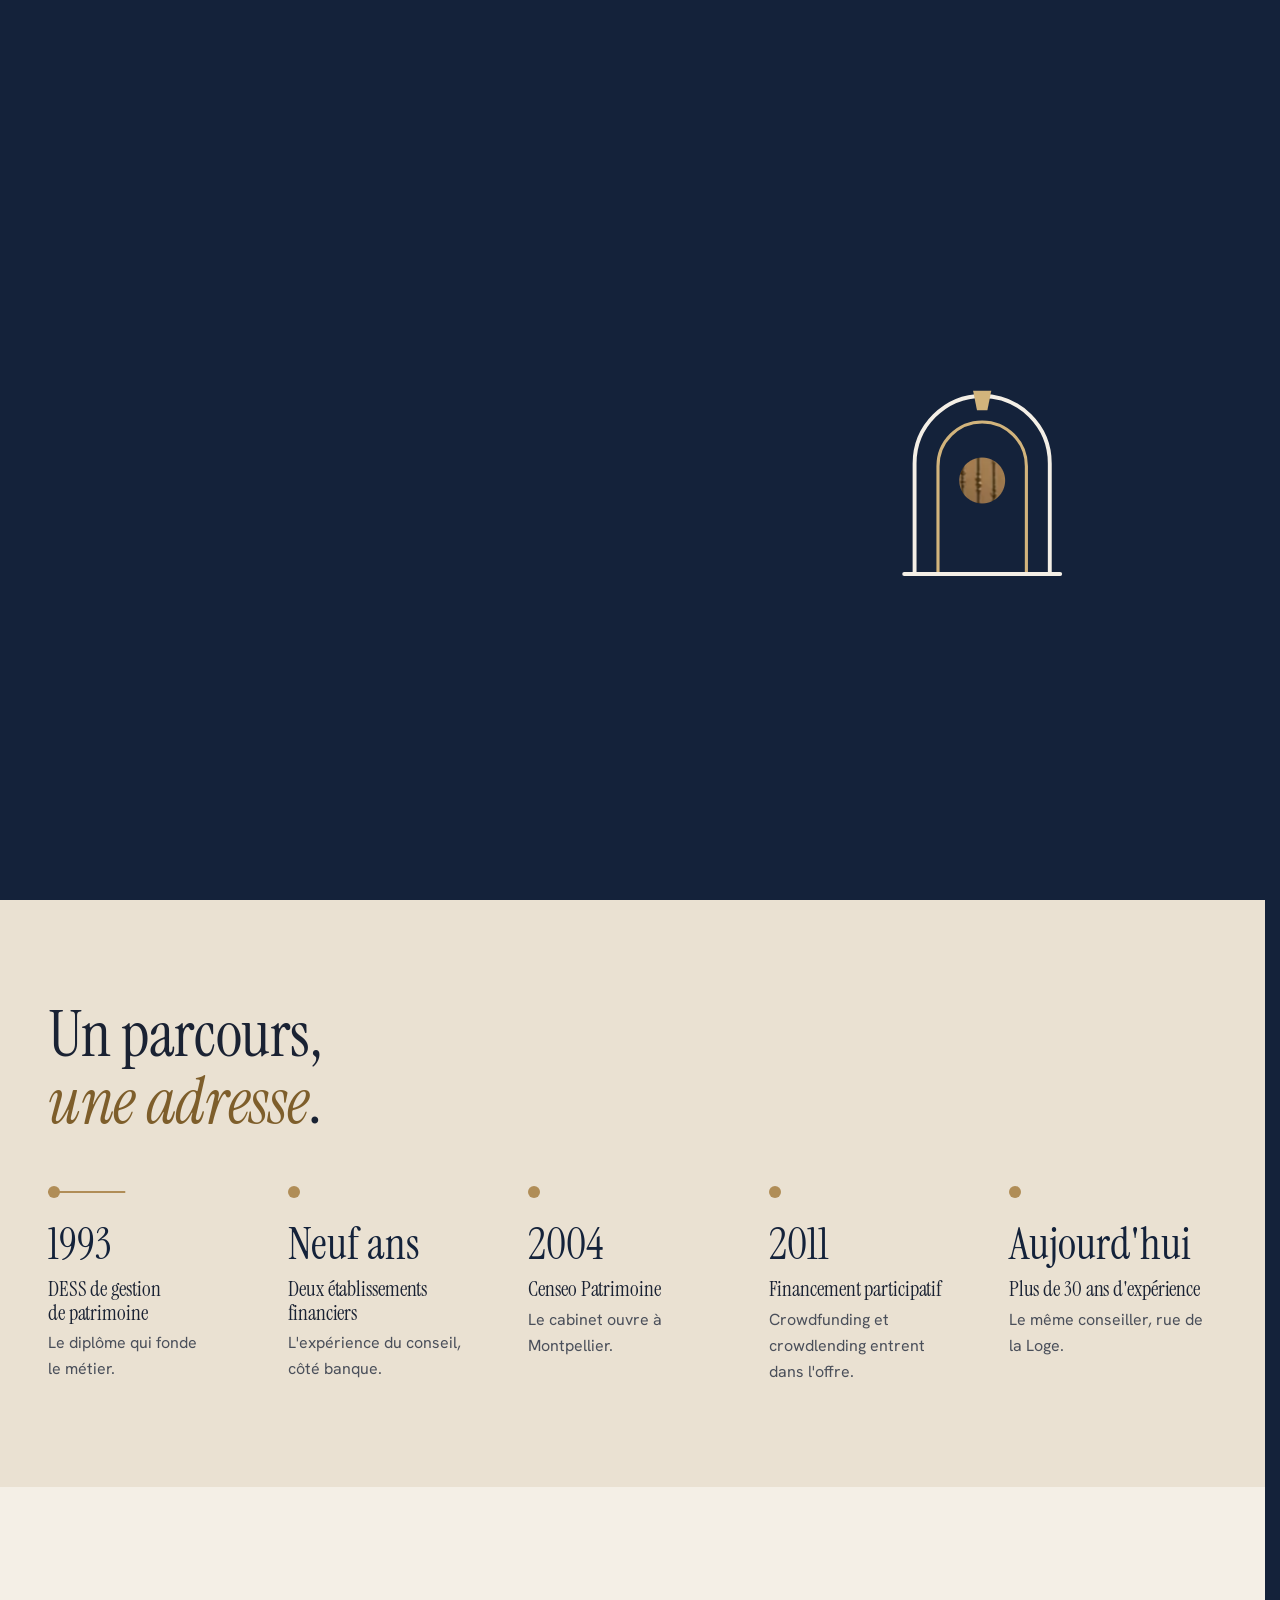
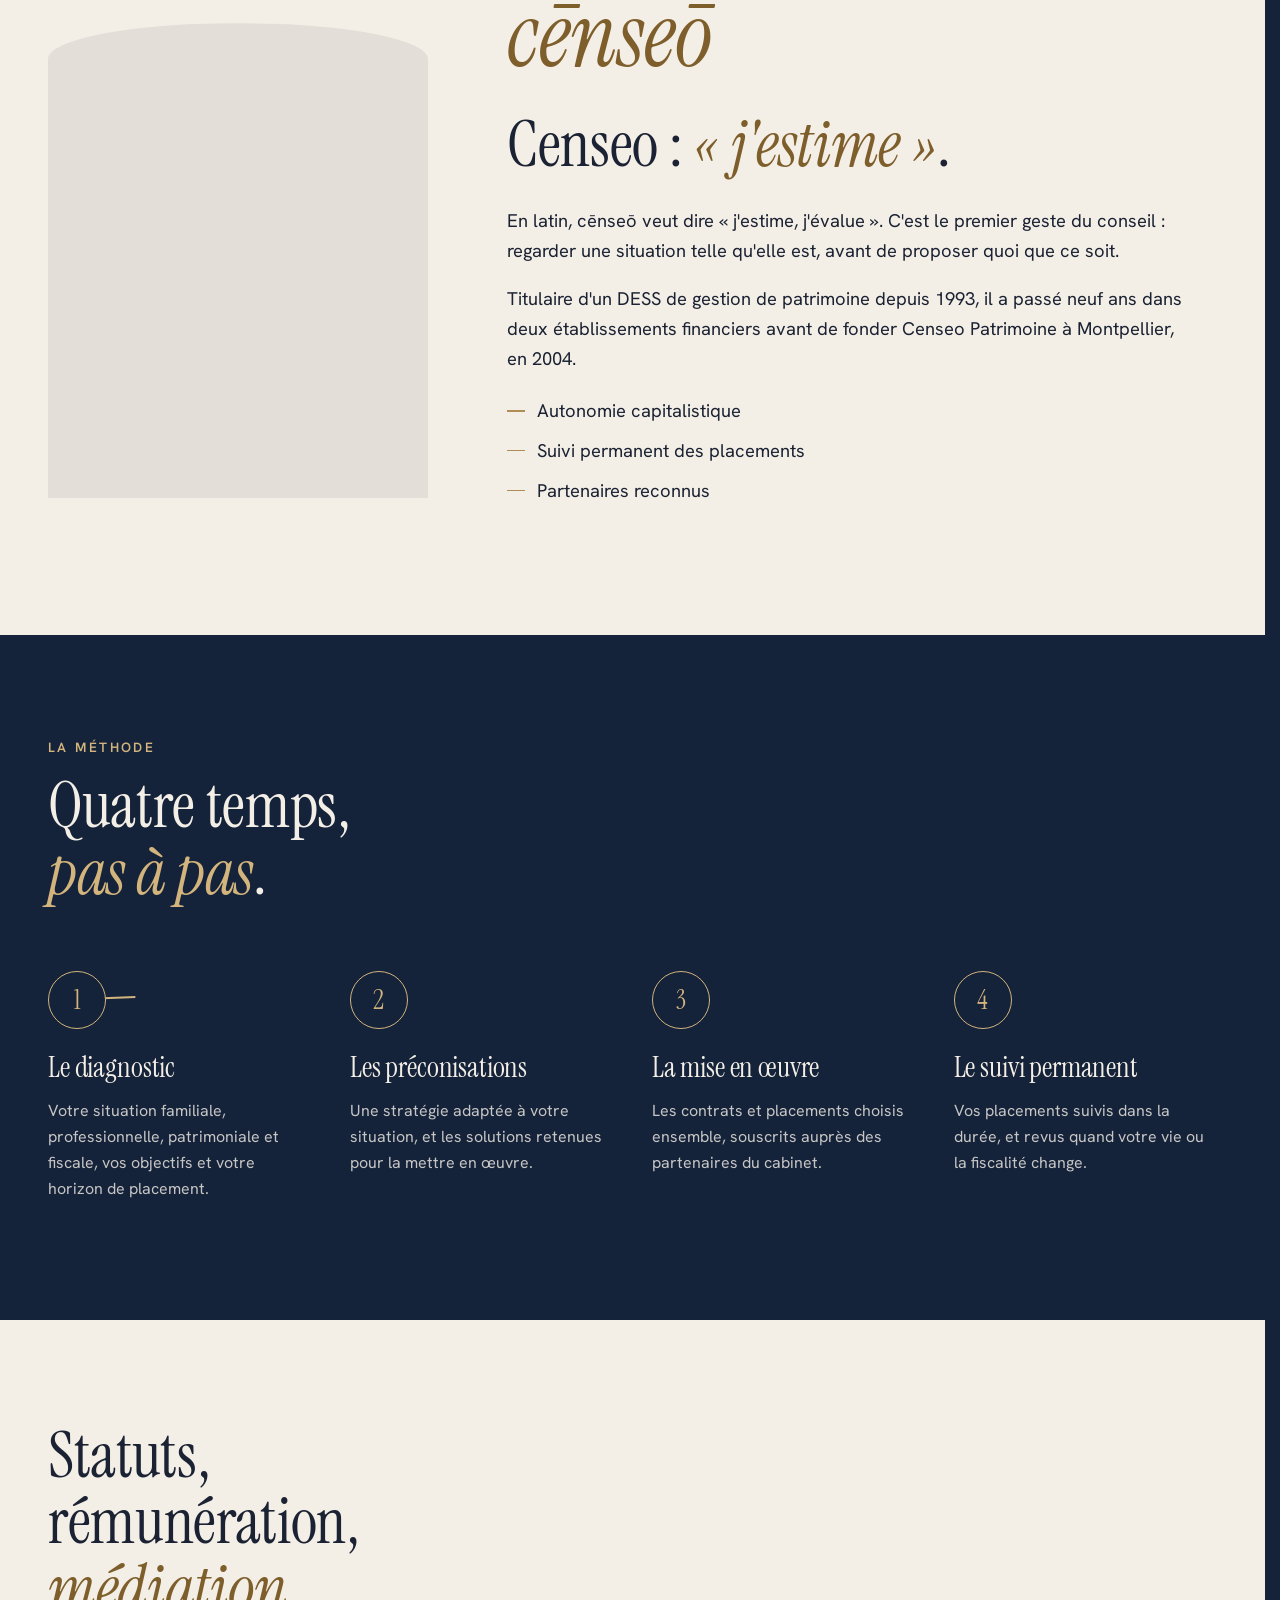
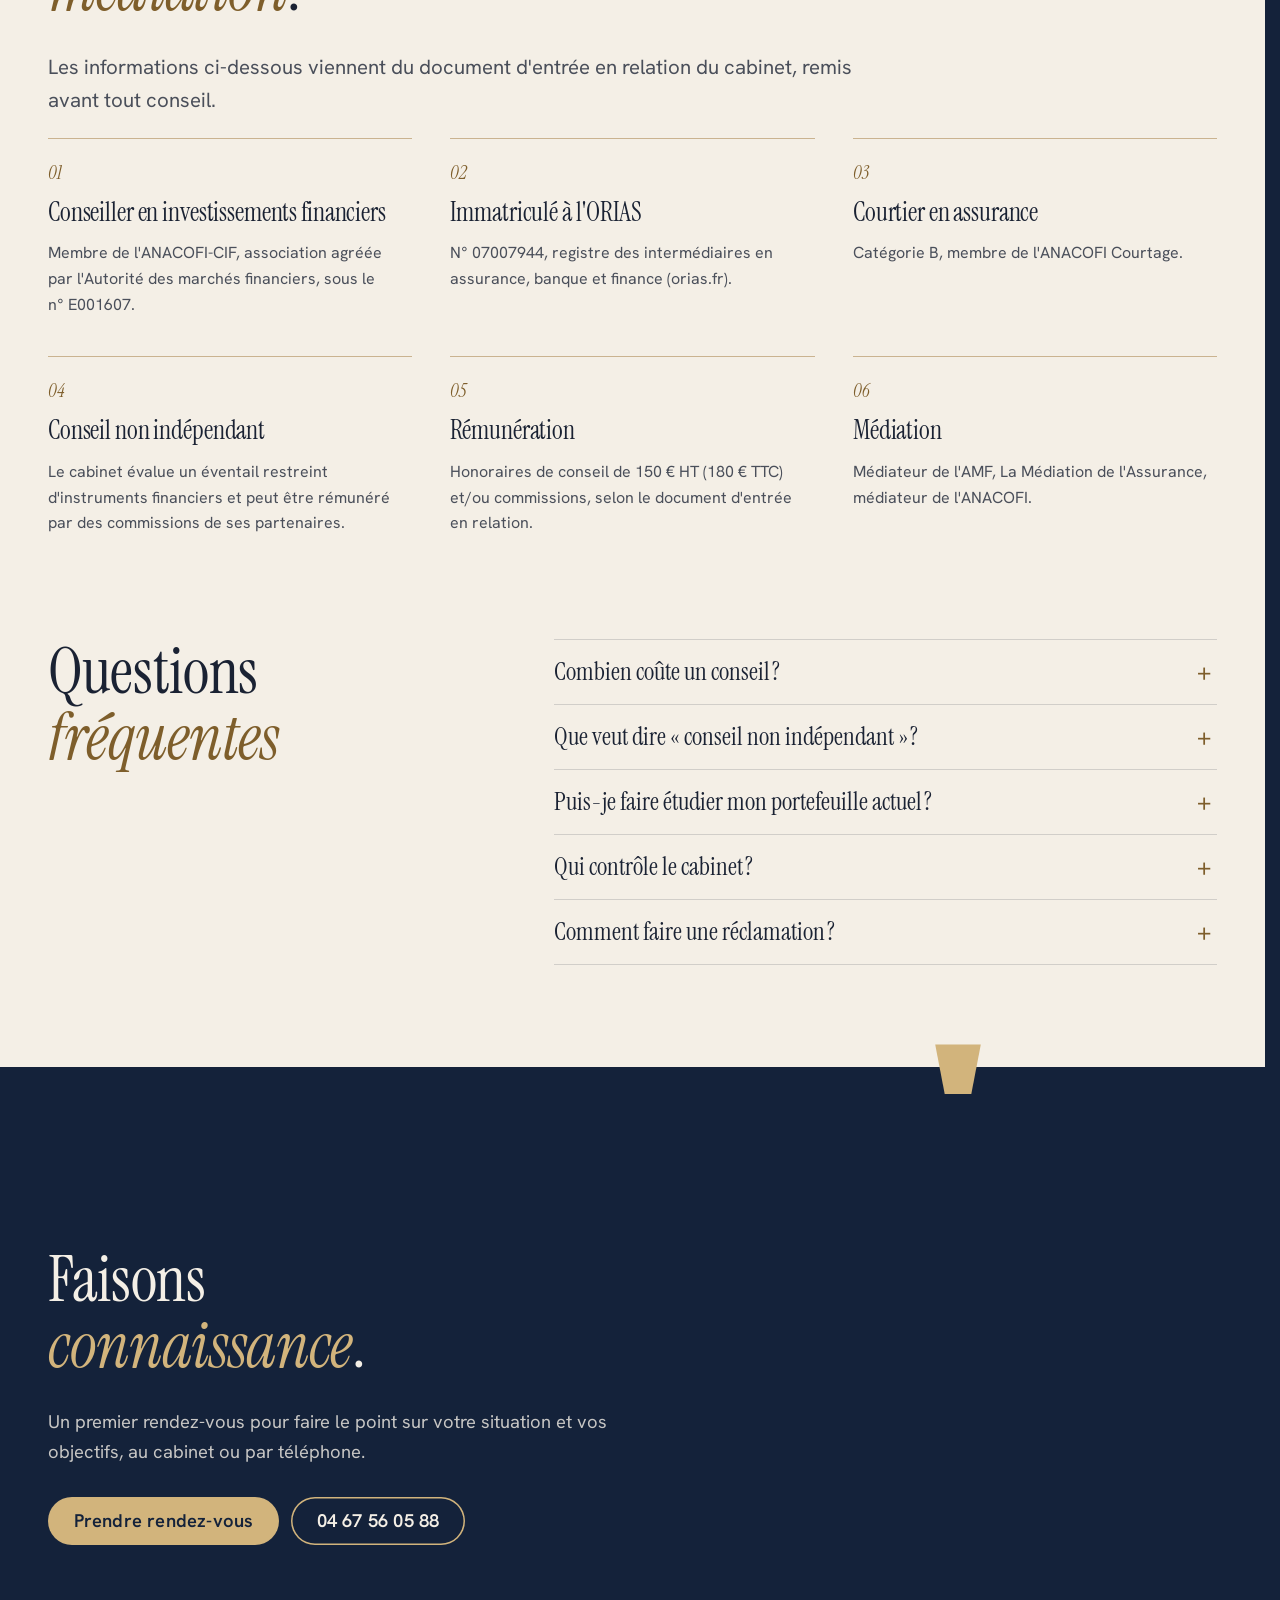
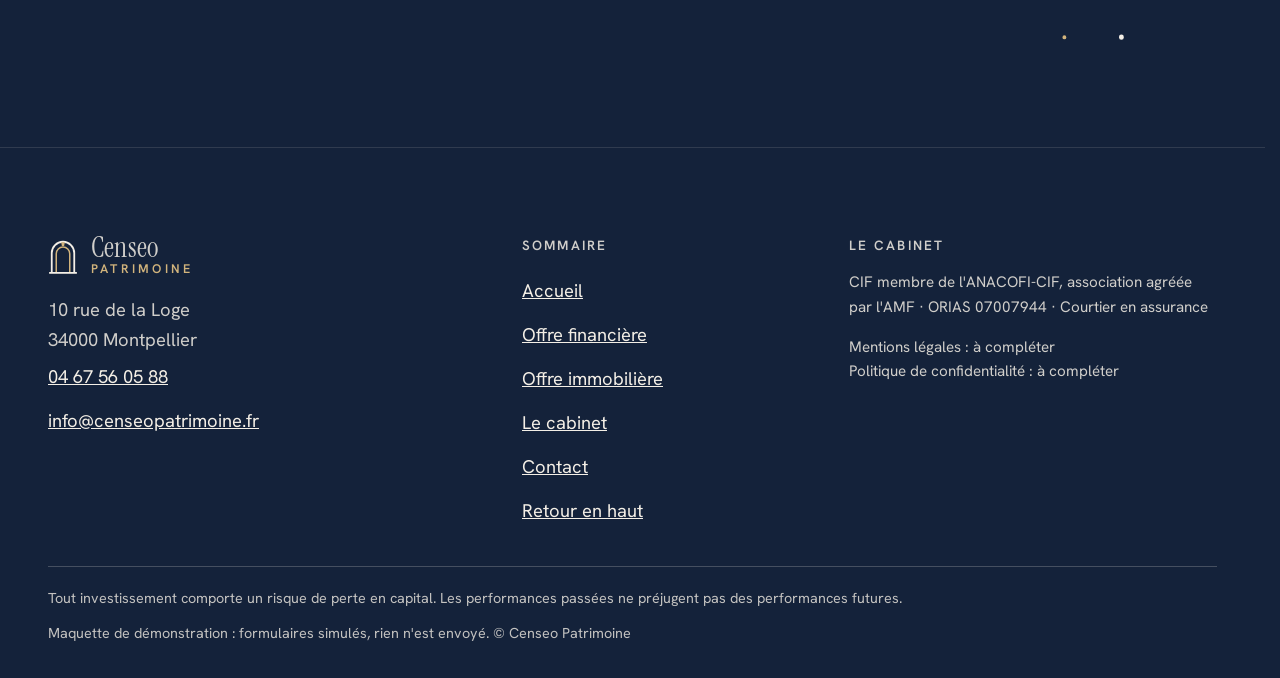
<file: cabinet.html>
<!doctype html>
<html lang="fr" data-v="1" data-curseur>
<head>
<meta charset="utf-8">
<meta name="viewport" content="width=device-width, initial-scale=1, viewport-fit=cover">
<title>Le cabinet : Censeo Patrimoine, depuis 2004</title>
<meta name="description" content="Jean-Marie Kassigian, conseiller en gestion de patrimoine, sa méthode, ses statuts, sa rémunération et ses partenaires.">
<meta name="robots" content="noindex, nofollow">
<link rel="canonical" href="https://censeo-patrimoine-maquette.vercel.app/cabinet">
<style>:root{--fond:#F4EFE6;--texte:#1A2233;--voile-fond:#14223A;--ouverture-fond:#14223A;--menu-fond:#F4EFE6}:root { --entete-h: 72px; --barres-h: 0px; } html { background: var(--fond); color: var(--texte); scrollbar-gutter: stable; } body { margin: 0; background: var(--fond); } html.js:not(.secours):not([data-arrivee="retour"]) [data-anime] { opacity: 0; } html.js:not(.secours):not([data-arrivee="retour"]) [data-anime].vu { opacity: 1; } [data-voile] { position: fixed; inset: 0; z-index: 900; background: var(--voile-fond); transform: translateY(100%); visibility: hidden; pointer-events: none; } html[data-arrivee="voile"]:not(.voile-leve):not(.secours) [data-voile] { transform: none; visibility: visible; } html.secours [data-voile] { visibility: hidden !important; } .ouverture-panneau { position: fixed; inset: 0; z-index: 850; display: none; place-content: center; justify-items: center; background: var(--ouverture-fond, var(--voile-fond)); color: var(--fond); text-align: center; } html.js[data-arrivee="intro"]:not(.secours):not(.intro-finie) .ouverture-panneau { display: grid; } html.defilement-bloque, html.defilement-bloque body, html.js[data-arrivee="intro"]:not(.secours):not(.intro-finie), html.js[data-arrivee="intro"]:not(.secours):not(.intro-finie) body, html[data-arrivee="voile"]:not(.voile-leve):not(.secours), html[data-arrivee="voile"]:not(.voile-leve):not(.secours) body { overflow: hidden; } html.js[data-arrivee="intro"]:not(.secours):not(.intro-finie) { background-color: var(--ouverture-fond, var(--voile-fond)); } html[data-arrivee="voile"]:not(.voile-leve):not(.secours) { background-color: var(--voile-fond); }</style>
<script>(function () {
var d = document.documentElement, ss = null, ls = null;
try { ss = window.sessionStorage; ls = window.localStorage; } catch (e) {}
d.classList.add('js');
var nav = performance.getEntriesByType ? performance.getEntriesByType('navigation')[0] : null;
var type = nav ? nav.type : 'navigate';
var depart = null;
try { depart = JSON.parse(ss.getItem('socle:depart') || 'null'); ss.removeItem('socle:depart'); } catch (e) {}
if (depart && !(Date.now() - depart.t < 15000)) depart = null;
var mode = type === 'back_forward' ? 'retour' : type === 'reload' ? 'intro' : depart ? 'voile' : 'intro';
d.setAttribute('data-arrivee', mode);
if (mode === 'voile' && depart.couleur) d.style.setProperty('--voile-fond', depart.couleur);
if (type === 'reload' && 'scrollRestoration' in history) {
history.scrollRestoration = 'manual';
}
try {
var choisie = ls && ls.getItem('socle:langue');
var langue = (d.lang || '').slice(0, 2);
if (choisie && choisie !== langue && type === 'navigate' && !depart) {
var alt = document.querySelector('link[rel="alternate"][hreflang="' + choisie + '"]');
if (alt) location.replace(new URL(alt.href).pathname + location.search + location.hash);
}
} catch (e) {}
setTimeout(function () { if (!d.classList.contains('demarre')) d.classList.add('secours'); }, 2000);
})();</script>
<link rel="preload" href="/assets/fonts/instrument-serif-latin-400-normal.woff2" as="font" type="font/woff2" crossorigin>
<link rel="preload" href="/assets/fonts/hanken-grotesk-latin-400-normal.woff2" as="font" type="font/woff2" crossorigin>
<link rel="stylesheet" href="/assets/css/socle.css?v=1">
<link rel="stylesheet" href="/assets/css/site.css?v=1">
<link rel="modulepreload" href="/assets/js/site.js?v=1">
<link rel="modulepreload" href="/assets/js/socle/index.js?v=1">
<script src="/assets/vendor/gsap.min.js" defer></script>
<script src="/assets/vendor/ScrollTrigger.min.js" defer></script>
<script src="/assets/vendor/SplitText.min.js" defer></script>
<script type="module" src="/assets/js/site.js?v=1"></script>
<meta name="theme-color" content="#F4EFE6">
<link rel="icon" href="/assets/images/favicon.svg" type="image/svg+xml">
<link rel="apple-touch-icon" href="/assets/images/apple-touch-icon.png">
<meta property="og:type" content="website">
<meta property="og:site_name" content="Censeo Patrimoine">
<meta property="og:locale" content="fr_FR">
<meta property="og:title" content="Le cabinet : Censeo Patrimoine, depuis 2004">
<meta property="og:description" content="Jean-Marie Kassigian, conseiller en gestion de patrimoine, sa méthode, ses statuts, sa rémunération et ses partenaires.">
<meta property="og:url" content="https://censeo-patrimoine-maquette.vercel.app/cabinet">
<meta property="og:image" content="https://censeo-patrimoine-maquette.vercel.app/assets/partage/cabinet-fr.jpg">
<meta property="og:image:width" content="1200">
<meta property="og:image:height" content="630">
<meta property="og:image:alt" content="Le cabinet Censeo Patrimoine, fondé en 2004">
<meta name="twitter:card" content="summary_large_image">
<script type="application/ld+json">{"@context":"https://schema.org","@type":"FinancialService","name":"Censeo Patrimoine","url":"https://censeo-patrimoine-maquette.vercel.app/","telephone":"+33467560588","email":"info@censeopatrimoine.fr","foundingDate":"2004","founder":{"@type":"Person","name":"Jean-Marie Kassigian"},"address":{"@type":"PostalAddress","streetAddress":"10 rue de la Loge","postalCode":"34000","addressLocality":"Montpellier","addressCountry":"FR"},"description":"Cabinet de conseil en gestion de patrimoine à Montpellier : diagnostic patrimonial, placements financiers, immobilier et fiscalité. CIF membre de l'ANACOFI-CIF, ORIAS 07007944."}</script>
</head>
<body id="haut">
<div data-voile data-forme="rideau" aria-hidden="true"><div class="voile-contenu"><img src="/assets/images/logo-clair.svg" alt="" width="40" height="48"><span data-voile-libelle>Le cabinet</span></div></div>
<div class="ouverture-panneau" data-ouverture aria-hidden="true">
  <svg class="ouverture-arche" viewBox="0 0 120 150" width="120" height="150" data-ouverture-objet><path class="arche-ext" d="M8 146V62a52 52 0 0 1 104 0v84" pathLength="1"/><path class="arche-int" d="M26 146V64a34 34 0 0 1 68 0v82" pathLength="1"/><path class="arche-cle" d="M53 6h14l-3 15h-8z"/><path class="arche-sol" d="M0 147h120" pathLength="1"/></svg>
  <p class="ouverture-nom">Cēnseō</p>
  <p class="ouverture-ligne">« j&#39;estime », en latin</p>
</div>
<a class="evitement" href="#contenu">Aller au contenu</a>
<header data-entete>
  <div class="entete-rangee">
    <a class="entete-logo" href="/" data-libelle="Accueil">
      <img src="/assets/images/logo.svg" alt="" width="30" height="36"><span class="logo-mot">Censeo<small>patrimoine</small></span>
    </a>
    <nav data-nav aria-label="Navigation principale">
      <ul><li><a href="/offre-financiere" data-libelle="Offre financière">Offre financière</a></li><li><a href="/offre-immobiliere" data-libelle="Offre immobilière">Offre immobilière</a></li><li><a href="/cabinet" data-libelle="Le cabinet" aria-current="page">Le cabinet</a></li><li><a href="/contact" data-libelle="Contact">Contact</a></li></ul>
    </nav>
    <div class="entete-actions">
      <a class="bouton" href="/contact#rendez-vous" data-libelle="Contact">Prendre rendez-vous</a>
      <button type="button" data-menu-bouton aria-controls="menu" aria-expanded="false" data-libelle-ouvrir="Menu" data-libelle-fermer="Fermer"><span data-libelle-bouton>Menu</span></button>
      <a class="menu-sansjs" href="#menu" data-menu-lien>Menu</a>
    </div>
  </div>
</header>
<script>/* Avant le premier affichage : rangées de la navigation (même règle que ajusterNav dans assets/js/socle/entete.js)
   et hauteur réelle de l'en-tête, pour que rien ne saute quand le JavaScript du site prend la main. */
(function () {
  var h = document.documentElement, u = document.querySelector('[data-nav] ul'), e = document.querySelector('[data-entete]');
  if (u) {
    var deborde = function () { return u.scrollWidth > u.clientWidth + 1; }, c = deborde();
    if (c && window.matchMedia('(min-width: 900px)').matches) {
      h.classList.add('nav-deux-rangees'); c = deborde();
      if (c) { h.classList.add('nav-deux-lignes'); var a = u.querySelector('a'); c = !a || u.getBoundingClientRect().height > a.getBoundingClientRect().height * 2.5; }
      if (c) h.classList.remove('nav-deux-rangees', 'nav-deux-lignes');
    }
    if (c) h.classList.add('nav-compacte');
  }
  if (e) h.style.setProperty('--entete-h', Math.round(e.getBoundingClientRect().height) + 'px');
})();</script>
<span id="menu-ferme" aria-hidden="true"></span>
<div id="menu" data-menu role="dialog" aria-modal="true" aria-label="Menu">
  <p class="menu-sansjs-fermer"><a href="#menu-ferme">Fermer</a></p>
  <ul><li style="--i:0"><a href="/" class="menu-lien" data-libelle="Accueil">Accueil</a></li><li style="--i:1"><a href="/offre-financiere" class="menu-lien" data-libelle="Offre financière">Offre financière</a></li><li style="--i:2"><a href="/offre-immobiliere" class="menu-lien" data-libelle="Offre immobilière">Offre immobilière</a></li><li style="--i:3"><a href="/cabinet" class="menu-lien" data-libelle="Le cabinet" aria-current="page">Le cabinet</a></li><li style="--i:4"><a href="/contact" class="menu-lien" data-libelle="Contact">Contact</a></li></ul>
  <p><a class="bouton" href="tel:+33467560588">Appeler 04 67 56 05 88</a></p>
</div>
<main id="contenu" tabindex="-1">
<section class="ouv ouv--millesime" id="debut">
  <div class="conteneur ouv-millesime-grille">
    <div class="ouv-colonne">
      <p class="millesime" aria-hidden="true" data-superpose><span class="millesime-vide" data-audit-ignorer>2004</span><span class="millesime-or" data-effet="millesime">2004</span></p>
      <p class="surtitre ouv-suite" data-anime="gsap">Le cabinet</p><h1 class="ouv-titre" data-anime="gsap"><span class="ouv-masque"><span class="ouv-ligne">Un cabinet,</span></span><span class="ouv-masque"><span class="ouv-ligne"><em>un conseiller.</em></span></span></h1><p class="ouv-texte-intro ouv-suite masque-ecran-tres-bas" data-anime="gsap">Censeo Patrimoine est une SARL montpelliéraine, fondée et dirigée par Jean-Marie Kassigian, conseiller en gestion de patrimoine.</p>
  <div class="ouv-actions ouv-suite" data-anime="gsap"><a href="/contact#rendez-vous" class="bouton" data-libelle="Contact" data-action-principale data-survol="magnetique">Prendre rendez-vous</a></div>
  <p class="ouv-info ouv-suite" data-anime="gsap" data-info-cle>SARL · RCS Montpellier 477 693 097</p>
    </div>
    <div class="ouv-millesime-media" data-iris-centre style="--apercu:url([data-uri])"><figure class="media ouv-millesime-image" data-grok data-fx="parallaxe" data-fx-force="6" style="--cadrage:50% 40%">
  <picture>
    <img src="/assets/images/grok/cabinet-escalier-960.webp" srcset="/assets/images/grok/cabinet-escalier-480.webp 480w, /assets/images/grok/cabinet-escalier-640.webp 640w, /assets/images/grok/cabinet-escalier-960.webp 960w" sizes="(max-width: 760px) 92vw, 40vw" alt="Escalier de pierre en colimaçon et sa rampe en fer forgé" width="960" height="1280" fetchpriority="high" loading="eager" decoding="async">
  </picture><figcaption class="mention-ia">Illustration générée</figcaption>
</figure></div>
  </div>
</section>
<section class="parcours" id="parcours">
  <div class="conteneur">
    <h2 class="titre-section" data-anime="lignes">Un parcours, <em>une adresse</em>.</h2>
    <div class="frise">
      <svg class="frise-trait" viewBox="0 0 1000 10" preserveAspectRatio="none" aria-hidden="true" data-fx="trace"><path d="M0 5H1000" fill="none" stroke="currentColor" stroke-width="2"/></svg>
      <ol class="frise-liste" data-anime="cascade"><li class="jalon"><span class="jalon-annee">1993</span><h3>DESS de gestion de patrimoine</h3><p>Le diplôme qui fonde le métier.</p></li><li class="jalon"><span class="jalon-annee">Neuf ans</span><h3>Deux établissements financiers</h3><p>L&#39;expérience du conseil, côté banque.</p></li><li class="jalon"><span class="jalon-annee">2004</span><h3>Censeo Patrimoine</h3><p>Le cabinet ouvre à Montpellier.</p></li><li class="jalon"><span class="jalon-annee">2011</span><h3>Financement participatif</h3><p>Crowdfunding et crowdlending entrent dans l&#39;offre.</p></li><li class="jalon"><span class="jalon-annee">Aujourd&#39;hui</span><h3>Plus de 30 ans d&#39;expérience</h3><p>Le même conseiller, rue de la Loge.</p></li></ol>
    </div>
  </div>
</section>
<section class="estime conteneur" id="censeo">
  <figure class="media estime-portrait" data-anime="rideau" style="--cadrage:52% 30%">
  <picture>
    <img src="/assets/images/portrait-kassigian-784.webp" srcset="/assets/images/portrait-kassigian-480.webp 480w, /assets/images/portrait-kassigian-640.webp 640w, /assets/images/portrait-kassigian-784.webp 784w" sizes="(max-width: 760px) 70vw, 340px" alt="Jean-Marie Kassigian, conseiller en gestion de patrimoine" width="784" height="980" loading="lazy" decoding="async">
  </picture>
</figure>
  <div>
    <p class="estime-mot" aria-hidden="true" data-audit-ignorer data-anime="lettres">cēnseō</p>
    <h2 class="titre-section" data-anime="lignes">Censeo : <em>« j'estime »</em>.</h2>
    <p data-anime>En latin, cēnseō veut dire « j&#39;estime, j&#39;évalue ». C&#39;est le premier geste du conseil : regarder une situation telle qu&#39;elle est, avant de proposer quoi que ce soit.</p>
    <p data-anime>Titulaire d&#39;un DESS de gestion de patrimoine depuis 1993, il a passé neuf ans dans deux établissements financiers avant de fonder Censeo Patrimoine à Montpellier, en 2004.</p>
    <ul class="atouts" data-anime="cascade"><li>Autonomie capitalistique</li><li>Suivi permanent des placements</li><li>Partenaires reconnus</li></ul>
  </div>
</section>
<section class="methode" id="methode">
  <div class="conteneur">
    <p class="surtitre surtitre--clair">La méthode</p>
    <h2 class="titre-section" data-anime="lignes">Quatre temps, <em>pas à pas</em>.</h2>
    <div class="methode-piste" data-visuel>
      <svg class="methode-filet" viewBox="0 0 1000 40" preserveAspectRatio="none" aria-hidden="true" data-fx="trace"><path d="M10 20 C 180 4, 320 36, 500 20 S 820 4, 990 20" fill="none" stroke="currentColor" stroke-width="2"/></svg>
      <ol class="methode-etapes" data-anime="cascade"><li class="etape">
        <span class="etape-num">1</span>
        <h3>Le diagnostic</h3>
        <p>Votre situation familiale, professionnelle, patrimoniale et fiscale, vos objectifs et votre horizon de placement.</p>
      </li><li class="etape">
        <span class="etape-num">2</span>
        <h3>Les préconisations</h3>
        <p>Une stratégie adaptée à votre situation, et les solutions retenues pour la mettre en œuvre.</p>
      </li><li class="etape">
        <span class="etape-num">3</span>
        <h3>La mise en œuvre</h3>
        <p>Les contrats et placements choisis ensemble, souscrits auprès des partenaires du cabinet.</p>
      </li><li class="etape">
        <span class="etape-num">4</span>
        <h3>Le suivi permanent</h3>
        <p>Vos placements suivis dans la durée, et revus quand votre vie ou la fiscalité change.</p>
      </li></ol>
    </div>
  </div>
</section>
<section class="statuts-section conteneur" id="statuts">
  <h2 class="titre-section" data-anime="lignes">Statuts, rémunération, <em>médiation</em>.</h2>
  <p class="texte-intro" data-anime>Les informations ci-dessous viennent du document d&#39;entrée en relation du cabinet, remis avant tout conseil.</p>
  <ul class="statuts" data-anime="cascade"><li class="statut">
    <span class="statut-num">01</span>
    <h3>Conseiller en investissements financiers</h3>
    <p>Membre de l&#39;ANACOFI-CIF, association agréée par l&#39;Autorité des marchés financiers, sous le n° E001607.</p>
  </li><li class="statut">
    <span class="statut-num">02</span>
    <h3>Immatriculé à l&#39;ORIAS</h3>
    <p>N° 07007944, registre des intermédiaires en assurance, banque et finance (orias.fr).</p>
  </li><li class="statut">
    <span class="statut-num">03</span>
    <h3>Courtier en assurance</h3>
    <p>Catégorie B, membre de l&#39;ANACOFI Courtage.</p>
  </li><li class="statut">
    <span class="statut-num">04</span>
    <h3>Conseil non indépendant</h3>
    <p>Le cabinet évalue un éventail restreint d&#39;instruments financiers et peut être rémunéré par des commissions de ses partenaires.</p>
  </li><li class="statut">
    <span class="statut-num">05</span>
    <h3>Rémunération</h3>
    <p>Honoraires de conseil de 150 € HT (180 € TTC) et/ou commissions, selon le document d&#39;entrée en relation.</p>
  </li><li class="statut">
    <span class="statut-num">06</span>
    <h3>Médiation</h3>
    <p>Médiateur de l&#39;AMF, La Médiation de l&#39;Assurance, médiateur de l&#39;ANACOFI.</p>
  </li></ul>
</section>
<section class="faq conteneur" id="faq">
  <h2 class="titre-section" data-anime="lignes">Questions <em>fréquentes</em></h2>
  <div class="faq-liste"><details class="faq-item" data-anime><summary>Combien coûte un conseil ?</summary><p>Le document d&#39;entrée en relation du cabinet prévoit des honoraires de conseil de 150 € HT, soit 180 € TTC. Selon les solutions retenues, le cabinet peut aussi être rémunéré par des commissions de ses partenaires.</p></details><details class="faq-item" data-anime><summary>Que veut dire « conseil non indépendant » ?</summary><p>C&#39;est un statut prévu par la réglementation européenne (MIF 2) : le cabinet évalue un éventail restreint d&#39;instruments financiers, proposés notamment par ses partenaires, et peut conserver les commissions qu&#39;ils versent.</p></details><details class="faq-item" data-anime><summary>Puis-je faire étudier mon portefeuille actuel ?</summary><p>Oui : une étude de votre portefeuille est réalisée gratuitement sur demande, avant toute proposition de gestion directe ou sous mandat.</p></details><details class="faq-item" data-anime><summary>Qui contrôle le cabinet ?</summary><p>Comme conseiller en investissements financiers, le cabinet adhère à l&#39;ANACOFI-CIF, association agréée par l&#39;Autorité des marchés financiers. Il est immatriculé à l&#39;ORIAS sous le n° 07007944.</p></details><details class="faq-item" data-anime><summary>Comment faire une réclamation ?</summary><p>Par courrier au 10 rue de la Loge, par téléphone au 04 67 56 05 88 ou par e-mail. Le cabinet en accuse réception sous dix jours ouvrables et répond sous deux mois au plus. En cas de désaccord, vous pouvez saisir le médiateur compétent.</p></details></div>
</section>
<section class="fin" id="rendez-vous-final">
  <div class="conteneur fin-grille">
    <div class="fin-texte">
      <h2 class="titre-section" data-anime="lignes">Faisons <em>connaissance</em>.</h2>
      <p data-anime>Un premier rendez-vous pour faire le point sur votre situation et vos objectifs, au cabinet ou par téléphone.</p>
      <p class="fin-actions" data-anime><a href="/contact#rendez-vous" class="bouton bouton--or" data-libelle="Contact" data-survol="magnetique">Prendre rendez-vous</a><a class="bouton bouton--contour-clair" href="tel:+33467560588">04 67 56 05 88</a></p>
    </div>
    <div class="fin-visuel" data-visuel aria-hidden="true"><svg viewBox="0 0 200 250" data-effet="cle-de-voute"><path class="cv-ext" d="M14 246V104a86 86 0 0 1 172 0v142" pathLength="1"/><path class="cv-int" d="M44 246V106a56 56 0 0 1 112 0v140" pathLength="1"/><path class="cv-sol" d="M0 247h200" pathLength="1"/><path class="cv-cle" d="M88 4h24l-5 26H93z"/></svg></div>
  </div>
</section>
</main>
<footer class="pied" id="pied">
  <div class="conteneur pied-grille">
    <div class="pied-marque">
      <p class="pied-logo"><img src="/assets/images/logo-clair.svg" alt="" width="30" height="36"><span class="logo-mot">Censeo<small>patrimoine</small></span></p>
      <p>10 rue de la Loge<br>34000 Montpellier<br><a href="tel:+33467560588">04 67 56 05 88</a><br><a href="mailto:info@censeopatrimoine.fr">info@censeopatrimoine.fr</a></p>
    </div>
    <nav aria-label="Sommaire">
      <p class="pied-titre">Sommaire</p>
      <ul><li><a href="/" data-libelle="Accueil">Accueil</a></li><li><a href="/offre-financiere" data-libelle="Offre financière">Offre financière</a></li><li><a href="/offre-immobiliere" data-libelle="Offre immobilière">Offre immobilière</a></li><li><a href="/cabinet" data-libelle="Le cabinet" aria-current="page">Le cabinet</a></li><li><a href="/contact" data-libelle="Contact">Contact</a></li><li><a href="#haut" data-sans-transition>Retour en haut</a></li></ul>
    </nav>
    <div>
      <p class="pied-titre">Le cabinet</p>
      <p class="pied-statuts">CIF membre de l&#39;ANACOFI-CIF, association agréée par l&#39;AMF · ORIAS 07007944 · Courtier en assurance</p>
      <p class="pied-legal"><span>Mentions légales : à compléter</span><br><span>Politique de confidentialité : à compléter</span></p>
    </div>
  </div>
  <div class="conteneur pied-bas"><p>Tout investissement comporte un risque de perte en capital. Les performances passées ne préjugent pas des performances futures.</p><p>Maquette de démonstration : formulaires simulés, rien n&#39;est envoyé. © Censeo Patrimoine</p></div>
</footer>
<div data-barre-fixe>
  <a class="bouton bouton--contour" href="tel:+33467560588">Appeler</a>
  <a class="bouton" href="/contact#rendez-vous" data-libelle="Contact">Prendre rendez-vous</a>
</div>
</body>
</html>
</file>
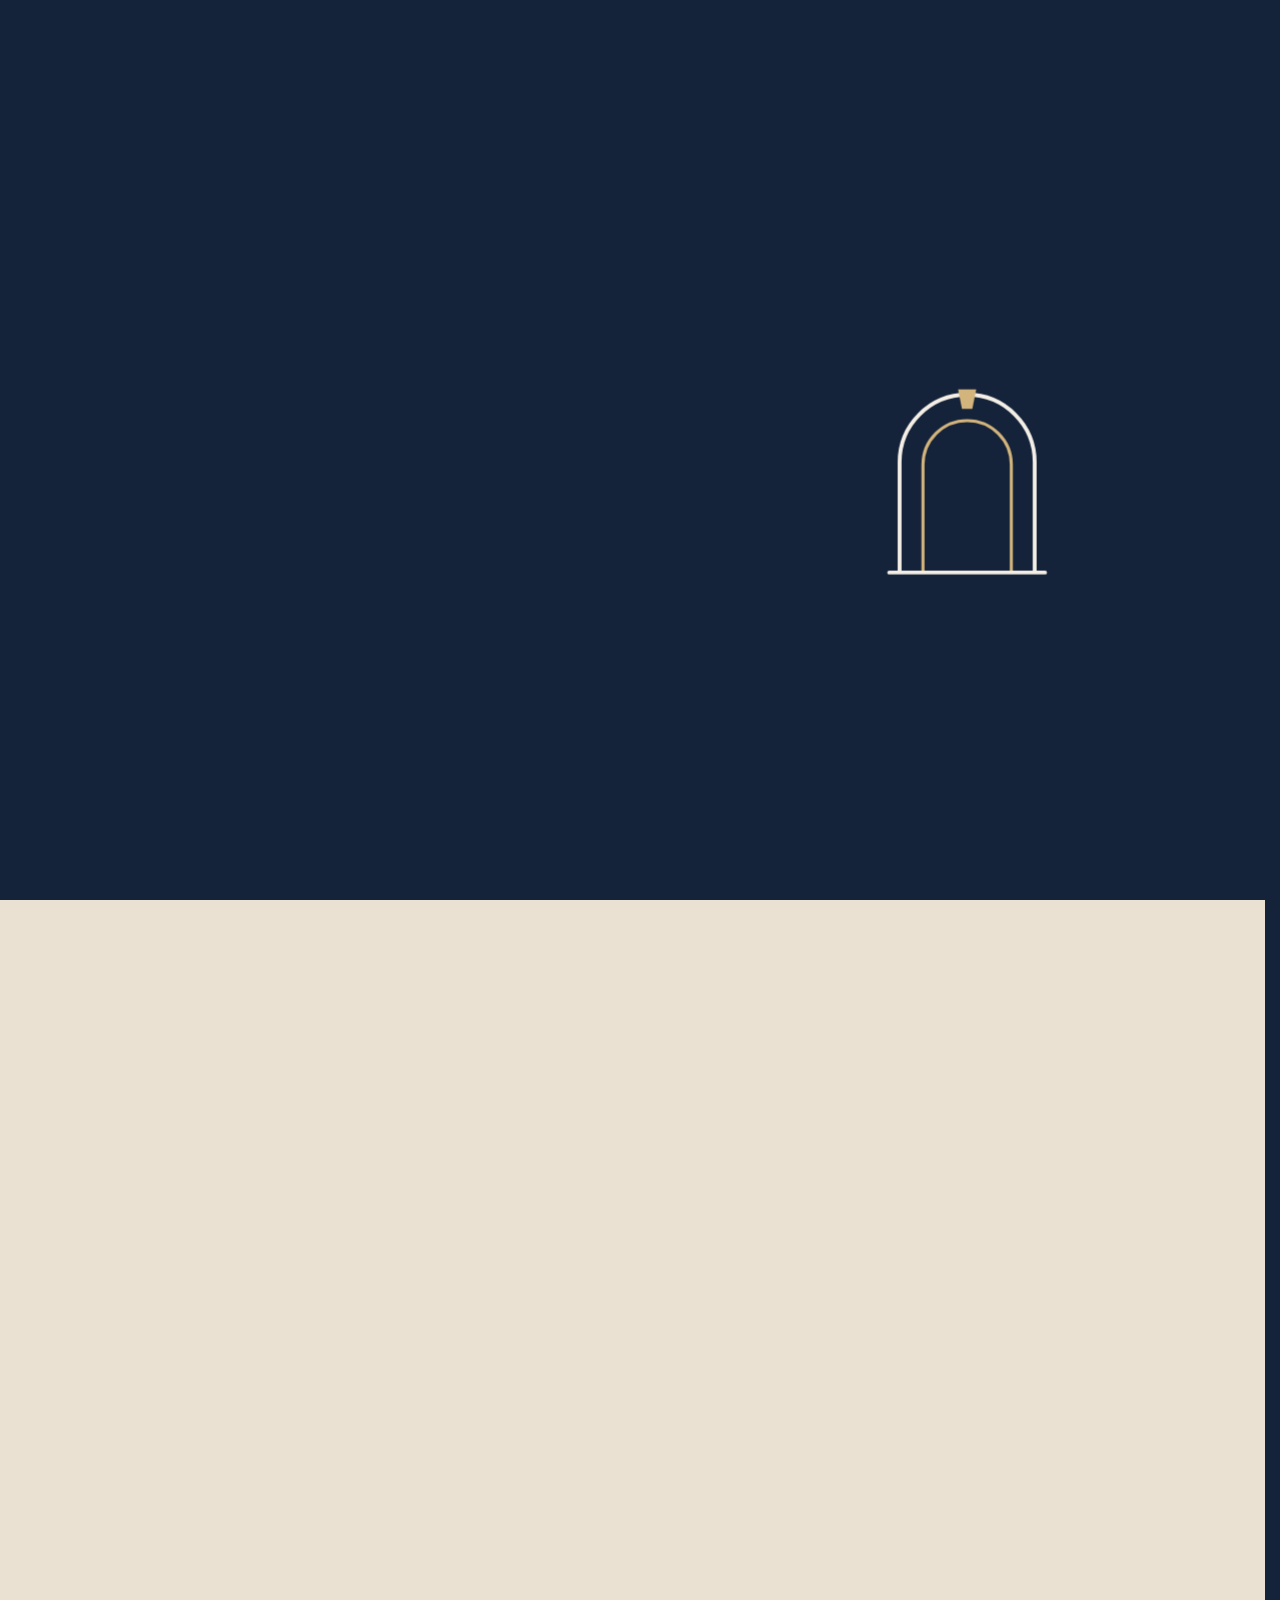
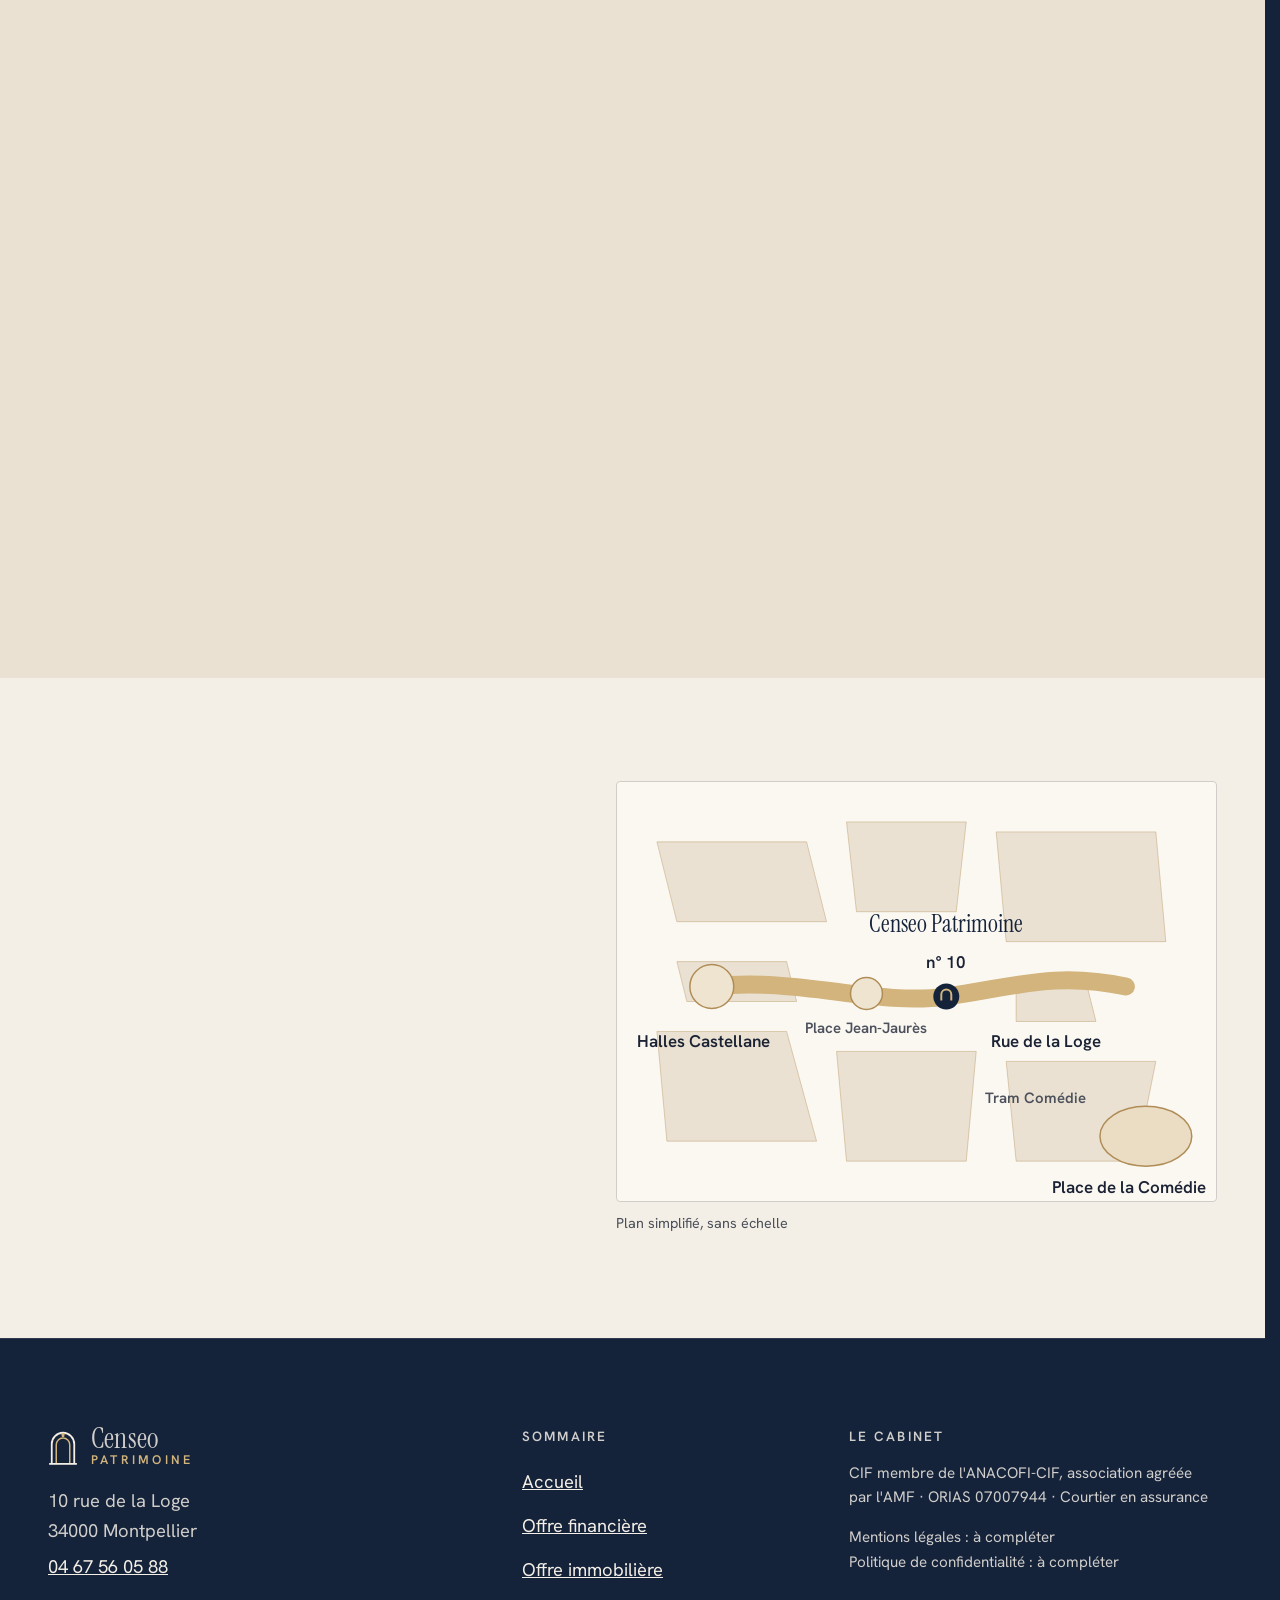
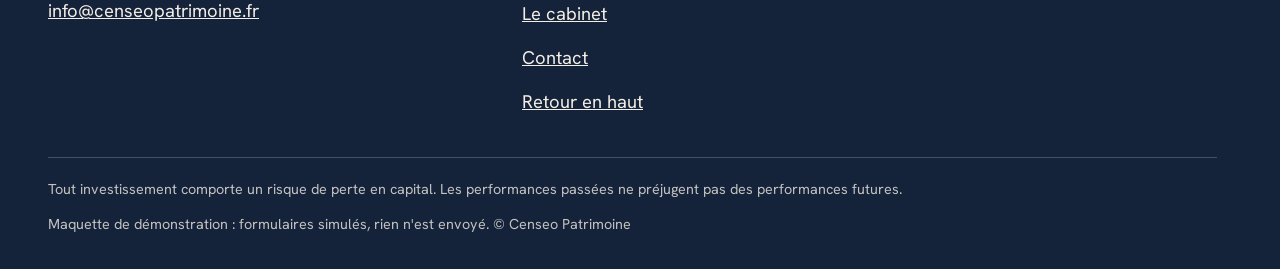
<file: contact.html>
<!doctype html>
<html lang="fr" data-v="1" data-curseur>
<head>
<meta charset="utf-8">
<meta name="viewport" content="width=device-width, initial-scale=1, viewport-fit=cover">
<title>Prendre rendez-vous : Censeo Patrimoine, 10 rue de la Loge</title>
<meta name="description" content="Demandez un rendez-vous, appelez le 04 67 56 05 88 ou venez au 10 rue de la Loge, au cœur de l&#39;Écusson, à Montpellier.">
<meta name="robots" content="noindex, nofollow">
<link rel="canonical" href="https://censeo-patrimoine-maquette.vercel.app/contact">
<style>:root{--fond:#F4EFE6;--texte:#1A2233;--voile-fond:#14223A;--ouverture-fond:#14223A;--menu-fond:#F4EFE6}:root { --entete-h: 72px; --barres-h: 0px; } html { background: var(--fond); color: var(--texte); scrollbar-gutter: stable; } body { margin: 0; background: var(--fond); } html.js:not(.secours):not([data-arrivee="retour"]) [data-anime] { opacity: 0; } html.js:not(.secours):not([data-arrivee="retour"]) [data-anime].vu { opacity: 1; } [data-voile] { position: fixed; inset: 0; z-index: 900; background: var(--voile-fond); transform: translateY(100%); visibility: hidden; pointer-events: none; } html[data-arrivee="voile"]:not(.voile-leve):not(.secours) [data-voile] { transform: none; visibility: visible; } html.secours [data-voile] { visibility: hidden !important; } .ouverture-panneau { position: fixed; inset: 0; z-index: 850; display: none; place-content: center; justify-items: center; background: var(--ouverture-fond, var(--voile-fond)); color: var(--fond); text-align: center; } html.js[data-arrivee="intro"]:not(.secours):not(.intro-finie) .ouverture-panneau { display: grid; } html.defilement-bloque, html.defilement-bloque body, html.js[data-arrivee="intro"]:not(.secours):not(.intro-finie), html.js[data-arrivee="intro"]:not(.secours):not(.intro-finie) body, html[data-arrivee="voile"]:not(.voile-leve):not(.secours), html[data-arrivee="voile"]:not(.voile-leve):not(.secours) body { overflow: hidden; } html.js[data-arrivee="intro"]:not(.secours):not(.intro-finie) { background-color: var(--ouverture-fond, var(--voile-fond)); } html[data-arrivee="voile"]:not(.voile-leve):not(.secours) { background-color: var(--voile-fond); }</style>
<script>(function () {
var d = document.documentElement, ss = null, ls = null;
try { ss = window.sessionStorage; ls = window.localStorage; } catch (e) {}
d.classList.add('js');
var nav = performance.getEntriesByType ? performance.getEntriesByType('navigation')[0] : null;
var type = nav ? nav.type : 'navigate';
var depart = null;
try { depart = JSON.parse(ss.getItem('socle:depart') || 'null'); ss.removeItem('socle:depart'); } catch (e) {}
if (depart && !(Date.now() - depart.t < 15000)) depart = null;
var mode = type === 'back_forward' ? 'retour' : type === 'reload' ? 'intro' : depart ? 'voile' : 'intro';
d.setAttribute('data-arrivee', mode);
if (mode === 'voile' && depart.couleur) d.style.setProperty('--voile-fond', depart.couleur);
if (type === 'reload' && 'scrollRestoration' in history) {
history.scrollRestoration = 'manual';
}
try {
var choisie = ls && ls.getItem('socle:langue');
var langue = (d.lang || '').slice(0, 2);
if (choisie && choisie !== langue && type === 'navigate' && !depart) {
var alt = document.querySelector('link[rel="alternate"][hreflang="' + choisie + '"]');
if (alt) location.replace(new URL(alt.href).pathname + location.search + location.hash);
}
} catch (e) {}
setTimeout(function () { if (!d.classList.contains('demarre')) d.classList.add('secours'); }, 2000);
})();</script>
<link rel="preload" href="/assets/fonts/instrument-serif-latin-400-normal.woff2" as="font" type="font/woff2" crossorigin>
<link rel="preload" href="/assets/fonts/hanken-grotesk-latin-400-normal.woff2" as="font" type="font/woff2" crossorigin>
<link rel="stylesheet" href="/assets/css/socle.css?v=1">
<link rel="stylesheet" href="/assets/css/site.css?v=1">
<link rel="modulepreload" href="/assets/js/site.js?v=1">
<link rel="modulepreload" href="/assets/js/socle/index.js?v=1">
<script src="/assets/vendor/gsap.min.js" defer></script>
<script src="/assets/vendor/ScrollTrigger.min.js" defer></script>
<script src="/assets/vendor/SplitText.min.js" defer></script>
<script type="module" src="/assets/js/site.js?v=1"></script>
<meta name="theme-color" content="#F4EFE6">
<link rel="icon" href="/assets/images/favicon.svg" type="image/svg+xml">
<link rel="apple-touch-icon" href="/assets/images/apple-touch-icon.png">
<meta property="og:type" content="website">
<meta property="og:site_name" content="Censeo Patrimoine">
<meta property="og:locale" content="fr_FR">
<meta property="og:title" content="Prendre rendez-vous : Censeo Patrimoine, 10 rue de la Loge">
<meta property="og:description" content="Demandez un rendez-vous, appelez le 04 67 56 05 88 ou venez au 10 rue de la Loge, au cœur de l&#39;Écusson, à Montpellier.">
<meta property="og:url" content="https://censeo-patrimoine-maquette.vercel.app/contact">
<meta property="og:image" content="https://censeo-patrimoine-maquette.vercel.app/assets/partage/contact-fr.jpg">
<meta property="og:image:width" content="1200">
<meta property="og:image:height" content="630">
<meta property="og:image:alt" content="Prendre rendez-vous chez Censeo Patrimoine">
<meta name="twitter:card" content="summary_large_image">
<script type="application/ld+json">{"@context":"https://schema.org","@type":"FinancialService","name":"Censeo Patrimoine","url":"https://censeo-patrimoine-maquette.vercel.app/","telephone":"+33467560588","email":"info@censeopatrimoine.fr","foundingDate":"2004","founder":{"@type":"Person","name":"Jean-Marie Kassigian"},"address":{"@type":"PostalAddress","streetAddress":"10 rue de la Loge","postalCode":"34000","addressLocality":"Montpellier","addressCountry":"FR"},"description":"Cabinet de conseil en gestion de patrimoine à Montpellier : diagnostic patrimonial, placements financiers, immobilier et fiscalité. CIF membre de l'ANACOFI-CIF, ORIAS 07007944."}</script>
</head>
<body id="haut">
<div data-voile data-forme="rideau" aria-hidden="true"><div class="voile-contenu"><img src="/assets/images/logo-clair.svg" alt="" width="40" height="48"><span data-voile-libelle>Contact</span></div></div>
<div class="ouverture-panneau" data-ouverture aria-hidden="true">
  <svg class="ouverture-arche" viewBox="0 0 120 150" width="120" height="150" data-ouverture-objet><path class="arche-ext" d="M8 146V62a52 52 0 0 1 104 0v84" pathLength="1"/><path class="arche-int" d="M26 146V64a34 34 0 0 1 68 0v82" pathLength="1"/><path class="arche-cle" d="M53 6h14l-3 15h-8z"/><path class="arche-sol" d="M0 147h120" pathLength="1"/></svg>
  <p class="ouverture-nom">Cēnseō</p>
  <p class="ouverture-ligne">« j&#39;estime », en latin</p>
</div>
<a class="evitement" href="#contenu">Aller au contenu</a>
<header data-entete>
  <div class="entete-rangee">
    <a class="entete-logo" href="/" data-libelle="Accueil">
      <img src="/assets/images/logo.svg" alt="" width="30" height="36"><span class="logo-mot">Censeo<small>patrimoine</small></span>
    </a>
    <nav data-nav aria-label="Navigation principale">
      <ul><li><a href="/offre-financiere" data-libelle="Offre financière">Offre financière</a></li><li><a href="/offre-immobiliere" data-libelle="Offre immobilière">Offre immobilière</a></li><li><a href="/cabinet" data-libelle="Le cabinet">Le cabinet</a></li><li><a href="/contact" data-libelle="Contact" aria-current="page">Contact</a></li></ul>
    </nav>
    <div class="entete-actions">
      <a class="bouton" href="/contact#rendez-vous" data-libelle="Contact">Prendre rendez-vous</a>
      <button type="button" data-menu-bouton aria-controls="menu" aria-expanded="false" data-libelle-ouvrir="Menu" data-libelle-fermer="Fermer"><span data-libelle-bouton>Menu</span></button>
      <a class="menu-sansjs" href="#menu" data-menu-lien>Menu</a>
    </div>
  </div>
</header>
<script>/* Avant le premier affichage : rangées de la navigation (même règle que ajusterNav dans assets/js/socle/entete.js)
   et hauteur réelle de l'en-tête, pour que rien ne saute quand le JavaScript du site prend la main. */
(function () {
  var h = document.documentElement, u = document.querySelector('[data-nav] ul'), e = document.querySelector('[data-entete]');
  if (u) {
    var deborde = function () { return u.scrollWidth > u.clientWidth + 1; }, c = deborde();
    if (c && window.matchMedia('(min-width: 900px)').matches) {
      h.classList.add('nav-deux-rangees'); c = deborde();
      if (c) { h.classList.add('nav-deux-lignes'); var a = u.querySelector('a'); c = !a || u.getBoundingClientRect().height > a.getBoundingClientRect().height * 2.5; }
      if (c) h.classList.remove('nav-deux-rangees', 'nav-deux-lignes');
    }
    if (c) h.classList.add('nav-compacte');
  }
  if (e) h.style.setProperty('--entete-h', Math.round(e.getBoundingClientRect().height) + 'px');
})();</script>
<span id="menu-ferme" aria-hidden="true"></span>
<div id="menu" data-menu role="dialog" aria-modal="true" aria-label="Menu">
  <p class="menu-sansjs-fermer"><a href="#menu-ferme">Fermer</a></p>
  <ul><li style="--i:0"><a href="/" class="menu-lien" data-libelle="Accueil">Accueil</a></li><li style="--i:1"><a href="/offre-financiere" class="menu-lien" data-libelle="Offre financière">Offre financière</a></li><li style="--i:2"><a href="/offre-immobiliere" class="menu-lien" data-libelle="Offre immobilière">Offre immobilière</a></li><li style="--i:3"><a href="/cabinet" class="menu-lien" data-libelle="Le cabinet">Le cabinet</a></li><li style="--i:4"><a href="/contact" class="menu-lien" data-libelle="Contact" aria-current="page">Contact</a></li></ul>
  <p><a class="bouton" href="tel:+33467560588">Appeler 04 67 56 05 88</a></p>
</div>
<main id="contenu" tabindex="-1">
<section class="ouv ouv--contact" id="debut">
  <div class="conteneur ouv-contact-grille">
    <div class="ouv-colonne"><p class="surtitre ouv-suite" data-anime="gsap">Contact</p><h1 class="ouv-titre" data-anime="gsap"><span class="ouv-masque"><span class="ouv-ligne">Prendre</span></span><span class="ouv-masque"><span class="ouv-ligne"><em>rendez-vous.</em></span></span></h1><p class="ouv-texte-intro ouv-suite masque-ecran-tres-bas" data-anime="gsap">Au cabinet, au cœur de l&#39;Écusson, ou par téléphone. Dites-nous en quelques mots ce qui vous amène.</p>
  <div class="ouv-actions ouv-suite" data-anime="gsap"><a class="bouton" href="#rendez-vous" data-sans-transition data-action-principale data-survol="magnetique">Demander un rendez-vous</a><a class="bouton bouton--contour" href="tel:+33467560588">04 67 56 05 88</a></div>
  <p class="ouv-info ouv-suite" data-anime="gsap" data-info-cle>Reçu sur rendez-vous · 10 rue de la Loge, Montpellier</p><dl class="coordonnees ouv-suite" data-anime="gsap">
    <div><dt>Téléphone</dt><dd><a href="tel:+33467560588">04 67 56 05 88</a></dd></div>
    <div><dt>E-mail</dt><dd><a href="mailto:info@censeopatrimoine.fr">info@censeopatrimoine.fr</a></dd></div>
    <div><dt>Adresse</dt><dd>10 rue de la Loge<br>34000 Montpellier</dd></div>
  </dl></div>
    <div class="ouv-contact-media" data-iris-centre style="--apercu:url([data-uri])"><figure class="media ouv-contact-image" data-grok data-fx="parallaxe" data-fx-force="6" style="--cadrage:50% 50%">
  <picture>
    <img src="/assets/images/grok/contact-porte-784.webp" srcset="/assets/images/grok/contact-porte-480.webp 480w, /assets/images/grok/contact-porte-640.webp 640w, /assets/images/grok/contact-porte-784.webp 784w" sizes="(max-width: 760px) 92vw, 40vw" alt="Grande porte cochère bleu nuit dans une façade en pierre blonde" width="784" height="980" fetchpriority="high" loading="eager" decoding="async">
  </picture><figcaption class="mention-ia">Illustration générée</figcaption>
</figure><span class="battant battant--g" data-effet="porte" aria-hidden="true"></span><span class="battant battant--d" data-effet="porte" aria-hidden="true"></span></div>
  </div>
</section>
<section class="fpe rdv" id="rendez-vous" data-module="formulaire-par-etapes">
  <div class="conteneur fpe__cadre rdv-grille">
    <div class="fpe__tete">
      <h2 class="titre-section" data-anime="lignes">Votre demande, <em>en trois étapes</em>.</h2>
      <p class="fpe__intro" data-anime>Choisissez le sujet, laissez vos coordonnées, vérifiez : c&#39;est tout. Formulaire de démonstration, rien n&#39;est envoyé.</p>
      <p class="fpe__note" data-anime>CIF membre de l&#39;ANACOFI-CIF, association agréée par l&#39;AMF · ORIAS 07007944 · Courtier en assurance</p>
    </div>
    <div class="fpe__carton" data-anime>
      <form class="fpe__form" novalidate aria-label="Demande de rendez-vous">
        <div class="fpe__progression">
          <ol class="fpe__reperes" aria-label="Progression"></ol>
          <div class="fpe__barre" aria-hidden="true"><span></span></div>
          <p class="fpe__etat" aria-live="polite"></p>
        </div>
        <fieldset class="fpe__etape" data-etape="Votre demande">
          <legend class="fpe__legende"><h3 class="fpe__titre">Qu'est-ce qui vous amène&nbsp;?</h3></legend>
          <div class="fpe__groupe fpe__cartes" data-libelle="Objet">
            <label class="fpe__carte"><input type="radio" name="objet" value="diagnostic" required>
              <svg class="fpe__icone" viewBox="0 0 32 32" aria-hidden="true"><path d="M6 26V10l10-6 10 6v16z"/><path d="M12 26v-8h8v8"/></svg>
              <span class="fpe__carte-titre">Un diagnostic patrimonial</span><span class="fpe__carte-texte">Faire le point sur l&#39;ensemble de votre situation.</span></label><label class="fpe__carte"><input type="radio" name="objet" value="placements">
              <svg class="fpe__icone" viewBox="0 0 32 32" aria-hidden="true"><path d="M5 25h22M8 21v-6M14 21V9M20 21v-9M26 21V6"/></svg>
              <span class="fpe__carte-titre">Des placements financiers</span><span class="fpe__carte-texte">Assurance vie, PER, capital investissement…</span></label><label class="fpe__carte"><input type="radio" name="objet" value="portefeuille">
              <svg class="fpe__icone" viewBox="0 0 32 32" aria-hidden="true"><rect x="5" y="9" width="22" height="16" rx="2"/><path d="M12 9V6h8v3M5 15h22"/></svg>
              <span class="fpe__carte-titre">Une étude de portefeuille</span><span class="fpe__carte-texte">Gratuite, sur demande.</span></label><label class="fpe__carte"><input type="radio" name="objet" value="immobilier">
              <svg class="fpe__icone" viewBox="0 0 32 32" aria-hidden="true"><path d="M5 26V13l11-8 11 8v13z"/><path d="M13 26v-7h6v7"/></svg>
              <span class="fpe__carte-titre">Un projet immobilier</span><span class="fpe__carte-texte">SCPI, nue-propriété, achat, États-Unis…</span></label><label class="fpe__carte"><input type="radio" name="objet" value="retraite">
              <svg class="fpe__icone" viewBox="0 0 32 32" aria-hidden="true"><circle cx="16" cy="16" r="11"/><path d="M16 9v7l5 3"/></svg>
              <span class="fpe__carte-titre">La retraite ou l&#39;épargne salariale</span><span class="fpe__carte-texte">PER, PEE, épargne retraite collective.</span></label><label class="fpe__carte"><input type="radio" name="objet" value="autre">
              <svg class="fpe__icone" viewBox="0 0 32 32" aria-hidden="true"><path d="M6 9h20v13H13l-5 4v-4H6z"/></svg>
              <span class="fpe__carte-titre">Une autre question</span><span class="fpe__carte-texte">Fiscalité, prévoyance, réclamation…</span></label>
          </div>
          <fieldset class="fpe__groupe">
            <legend class="fpe__groupe-titre">Où préférez-vous échanger&nbsp;?</legend>
            <div class="fpe__puces">
              <label class="fpe__puce"><input type="radio" name="lieu" value="cabinet" checked><span class="fpe__choix-texte">Au cabinet</span></label>
              <label class="fpe__puce"><input type="radio" name="lieu" value="telephone"><span class="fpe__choix-texte">Par téléphone</span></label>
            </div>
          </fieldset>
          <div class="fpe__champ">
            <label for="rdv-message">Quelques mots sur votre situation</label>
            <textarea id="rdv-message" name="message" rows="4" placeholder="Votre projet, votre échéance, vos questions"></textarea>
          </div>
        </fieldset>
        <fieldset class="fpe__etape" data-etape="Coordonnées">
          <legend class="fpe__legende"><h3 class="fpe__titre">Comment vous joindre&nbsp;?</h3></legend>
          <div class="fpe__grille">
            <div class="fpe__champ"><label for="rdv-prenom">Prénom <i aria-hidden="true">*</i></label><input id="rdv-prenom" name="prenom" autocomplete="given-name" required></div>
            <div class="fpe__champ"><label for="rdv-nom">Nom <i aria-hidden="true">*</i></label><input id="rdv-nom" name="nom" autocomplete="family-name" required></div>
            <div class="fpe__champ"><label for="rdv-email">E-mail <i aria-hidden="true">*</i></label><input id="rdv-email" name="email" type="email" autocomplete="email" required></div>
            <div class="fpe__champ"><label for="rdv-tel">Téléphone</label><input id="rdv-tel" name="tel" type="tel" inputmode="tel" autocomplete="tel" pattern="[0-9 +().\-]{8,20}"></div>
          </div>
          <label class="fpe__case"><input type="checkbox" name="accord" value="oui" required data-libelle="Accord" data-hors-recap><span class="fpe__choix-texte">J'accepte que ces informations servent uniquement à répondre à ma demande. <i aria-hidden="true">*</i></span></label>
          <p class="fpe__aide">Vos informations servent uniquement à répondre à votre demande. Politique de confidentialité : à compléter.</p>
        </fieldset>
        <fieldset class="fpe__etape" data-etape="Récapitulatif" data-recap>
          <legend class="fpe__legende"><h3 class="fpe__titre">Tout est juste&nbsp;?</h3></legend>
          <div class="fpe__recap"><p>Le récapitulatif de vos réponses s'affiche ici.</p></div>
        </fieldset>
        <div class="fpe__nav">
          <button class="fpe__bouton fpe__bouton--ligne" type="button" data-precedent>Retour</button>
          <button class="fpe__bouton" type="button" data-suivant data-retour="Revenir au récapitulatif">Continuer</button>
          <button class="fpe__bouton" type="submit">Envoyer la demande</button>
        </div>
      </form>
      <div class="fpe__fin" hidden>
        <svg class="fpe__coche" viewBox="0 0 64 64" aria-hidden="true"><circle cx="32" cy="32" r="28"/><path d="M20 33l8 8 16-17"/></svg>
        <h3>Merci, votre demande est prête.</h3>
        <p data-resume></p>
        <p>Démonstration&nbsp;: rien n'a été envoyé. Sur le site en ligne, la demande parviendrait au cabinet, qui vous recontacterait.</p>
        <div class="fpe__fin-actions">
          <button class="fpe__bouton fpe__bouton--ligne" type="button" data-recommencer>Nouvelle demande</button>
        </div>
      </div>
    </div>
  </div>
</section>
<section class="acces" id="acces">
  <div class="conteneur acces-grille">
    <div>
      <h2 class="titre-section" data-anime="lignes">Venir <em>au cabinet</em>.</h2>
      <p data-anime>Le cabinet est rue de la Loge, une rue piétonne du centre historique, entre la place de la Comédie et les halles Castellane.</p>
      <ul class="atouts" data-anime="cascade"><li>Tramway : arrêt Comédie, à quelques minutes à pied.</li><li>Reçu sur rendez-vous.</li><li>10 rue de la Loge<br>34000 Montpellier</li></ul>
    </div>
    <figure class="plan" data-visuel>
      <svg class="plan-svg" viewBox="0 0 600 420" role="img" aria-labelledby="plan-titre" data-fx="trace">
        <title id="plan-titre">Plan simplifié, sans échelle : Rue de la Loge, de la place de la Comédie aux halles Castellane</title>
        <g class="plan-ilots" aria-hidden="true">
          <path d="M40 60h150l20 80H60z"/><path d="M230 40h120l-10 90H240z"/><path d="M380 50h160l10 110H390z"/>
          <path d="M40 250h130l30 110H50z"/><path d="M220 270h140l-10 110H230z"/><path d="M390 280h150l-20 100H400z"/>
          <path d="M60 180h110l10 40H70z"/><path d="M400 200h70l10 40h-80z"/>
        </g>
        <path class="plan-rue" d="M95 205 C 180 195, 260 225, 330 215 S 440 190, 510 205"/>
        <path class="plan-itineraire" d="M520 340 C 520 290, 515 250, 505 212 C 470 200, 420 212, 330 215" data-fx-trait/>
        <ellipse class="plan-comedie" cx="530" cy="355" rx="46" ry="30"/>
        <circle class="plan-halles" cx="95" cy="205" r="22"/>
        <circle class="plan-jaures" cx="250" cy="212" r="16"/>
        <g class="plan-repere" data-repere transform="translate(330 215)"><circle r="13"/><path d="M-5 4V-2a5 5 0 0 1 10 0v6" fill="none"/></g>
        <text x="330" y="150" class="plan-texte plan-texte--fort" text-anchor="middle">Censeo Patrimoine</text>
        <text x="330" y="186" class="plan-texte" text-anchor="middle">n° 10</text>
        <text x="430" y="266" class="plan-texte" text-anchor="middle">Rue de la Loge</text>
        <text x="590" y="412" class="plan-texte" text-anchor="end">Place de la Comédie</text>
        <text x="20" y="266" class="plan-texte" text-anchor="start">Halles Castellane</text>
        <text x="250" y="252" class="plan-texte plan-texte--petit" text-anchor="middle">Place Jean-Jaurès</text>
        <text x="470" y="322" class="plan-texte plan-texte--petit" text-anchor="end">Tram Comédie</text>
      </svg>
      <figcaption class="plan-legende">Plan simplifié, sans échelle</figcaption>
    </figure>
  </div>
</section>
</main>
<footer class="pied" id="pied">
  <div class="conteneur pied-grille">
    <div class="pied-marque">
      <p class="pied-logo"><img src="/assets/images/logo-clair.svg" alt="" width="30" height="36"><span class="logo-mot">Censeo<small>patrimoine</small></span></p>
      <p>10 rue de la Loge<br>34000 Montpellier<br><a href="tel:+33467560588">04 67 56 05 88</a><br><a href="mailto:info@censeopatrimoine.fr">info@censeopatrimoine.fr</a></p>
    </div>
    <nav aria-label="Sommaire">
      <p class="pied-titre">Sommaire</p>
      <ul><li><a href="/" data-libelle="Accueil">Accueil</a></li><li><a href="/offre-financiere" data-libelle="Offre financière">Offre financière</a></li><li><a href="/offre-immobiliere" data-libelle="Offre immobilière">Offre immobilière</a></li><li><a href="/cabinet" data-libelle="Le cabinet">Le cabinet</a></li><li><a href="/contact" data-libelle="Contact" aria-current="page">Contact</a></li><li><a href="#haut" data-sans-transition>Retour en haut</a></li></ul>
    </nav>
    <div>
      <p class="pied-titre">Le cabinet</p>
      <p class="pied-statuts">CIF membre de l&#39;ANACOFI-CIF, association agréée par l&#39;AMF · ORIAS 07007944 · Courtier en assurance</p>
      <p class="pied-legal"><span>Mentions légales : à compléter</span><br><span>Politique de confidentialité : à compléter</span></p>
    </div>
  </div>
  <div class="conteneur pied-bas"><p>Tout investissement comporte un risque de perte en capital. Les performances passées ne préjugent pas des performances futures.</p><p>Maquette de démonstration : formulaires simulés, rien n&#39;est envoyé. © Censeo Patrimoine</p></div>
</footer>
<div data-barre-fixe>
  <a class="bouton bouton--contour" href="tel:+33467560588">Appeler</a>
  <a class="bouton" href="/contact#rendez-vous" data-libelle="Contact">Prendre rendez-vous</a>
</div>
</body>
</html>
</file>
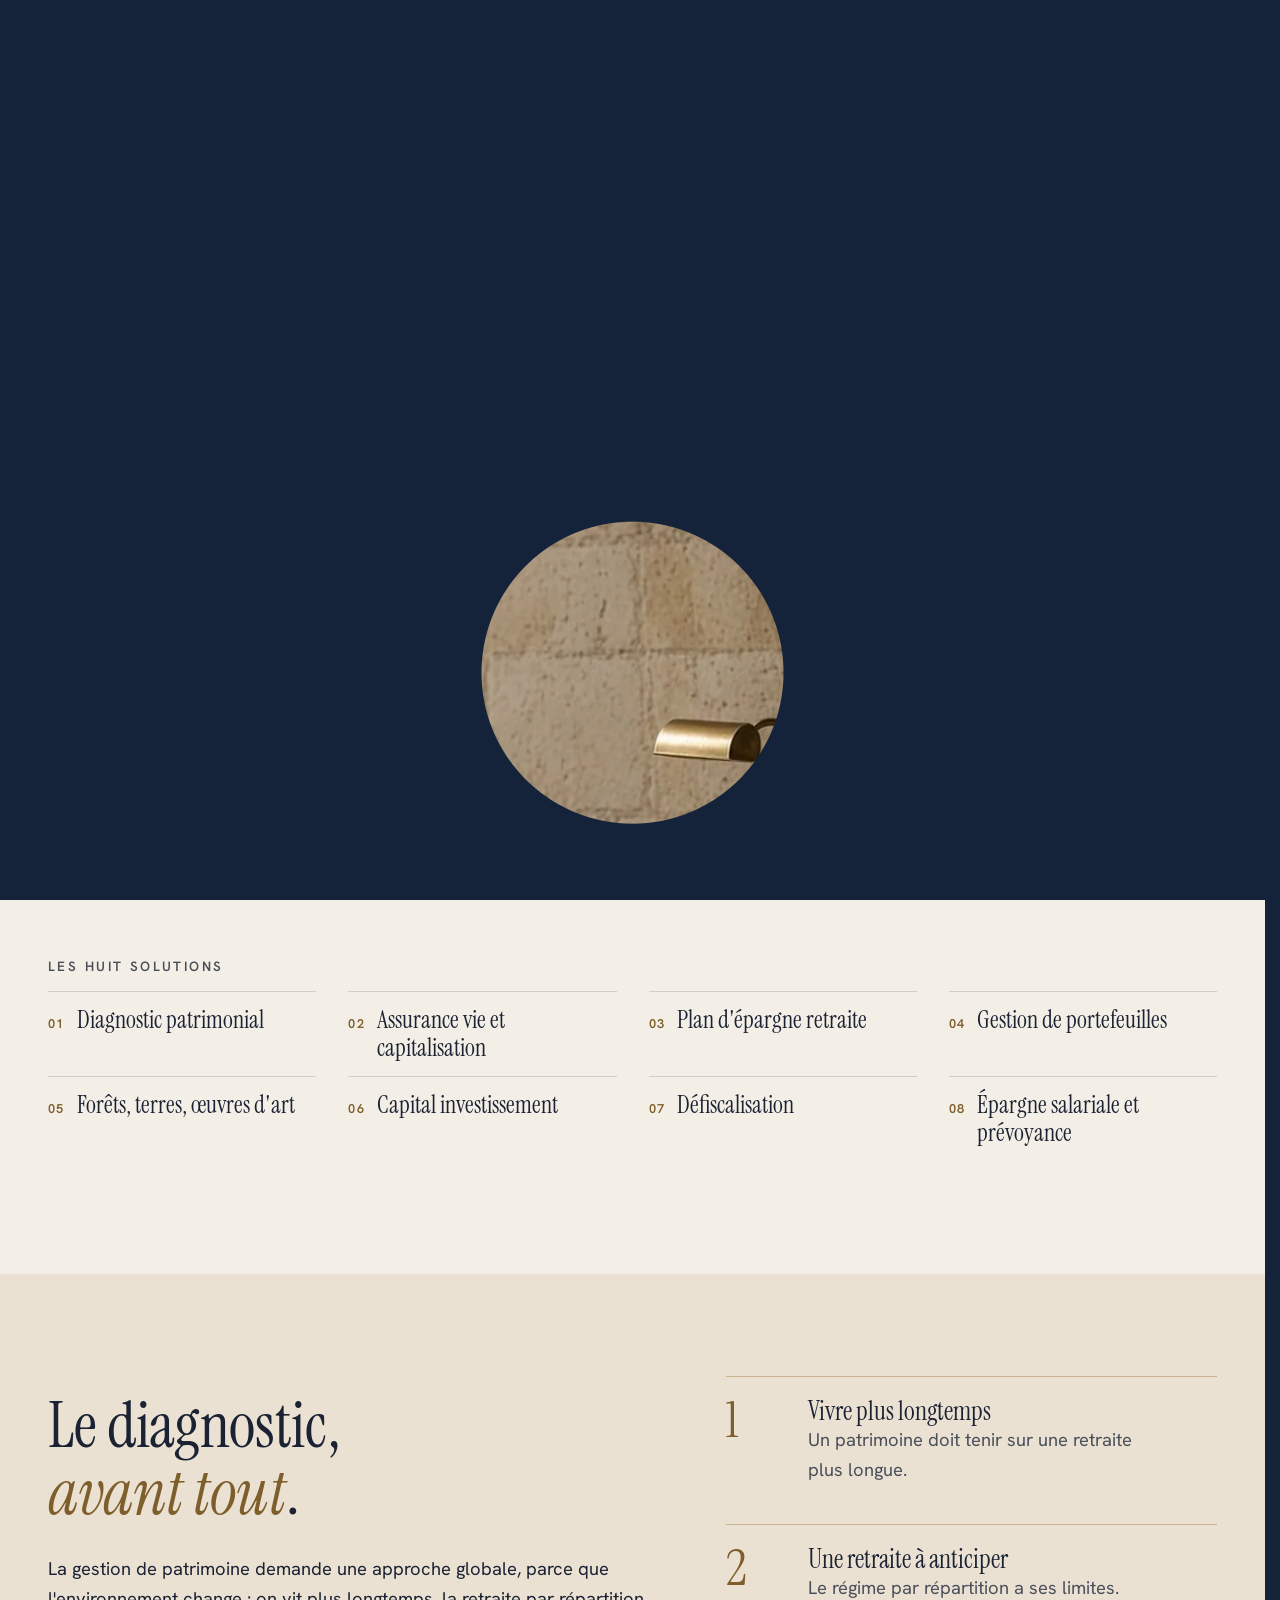
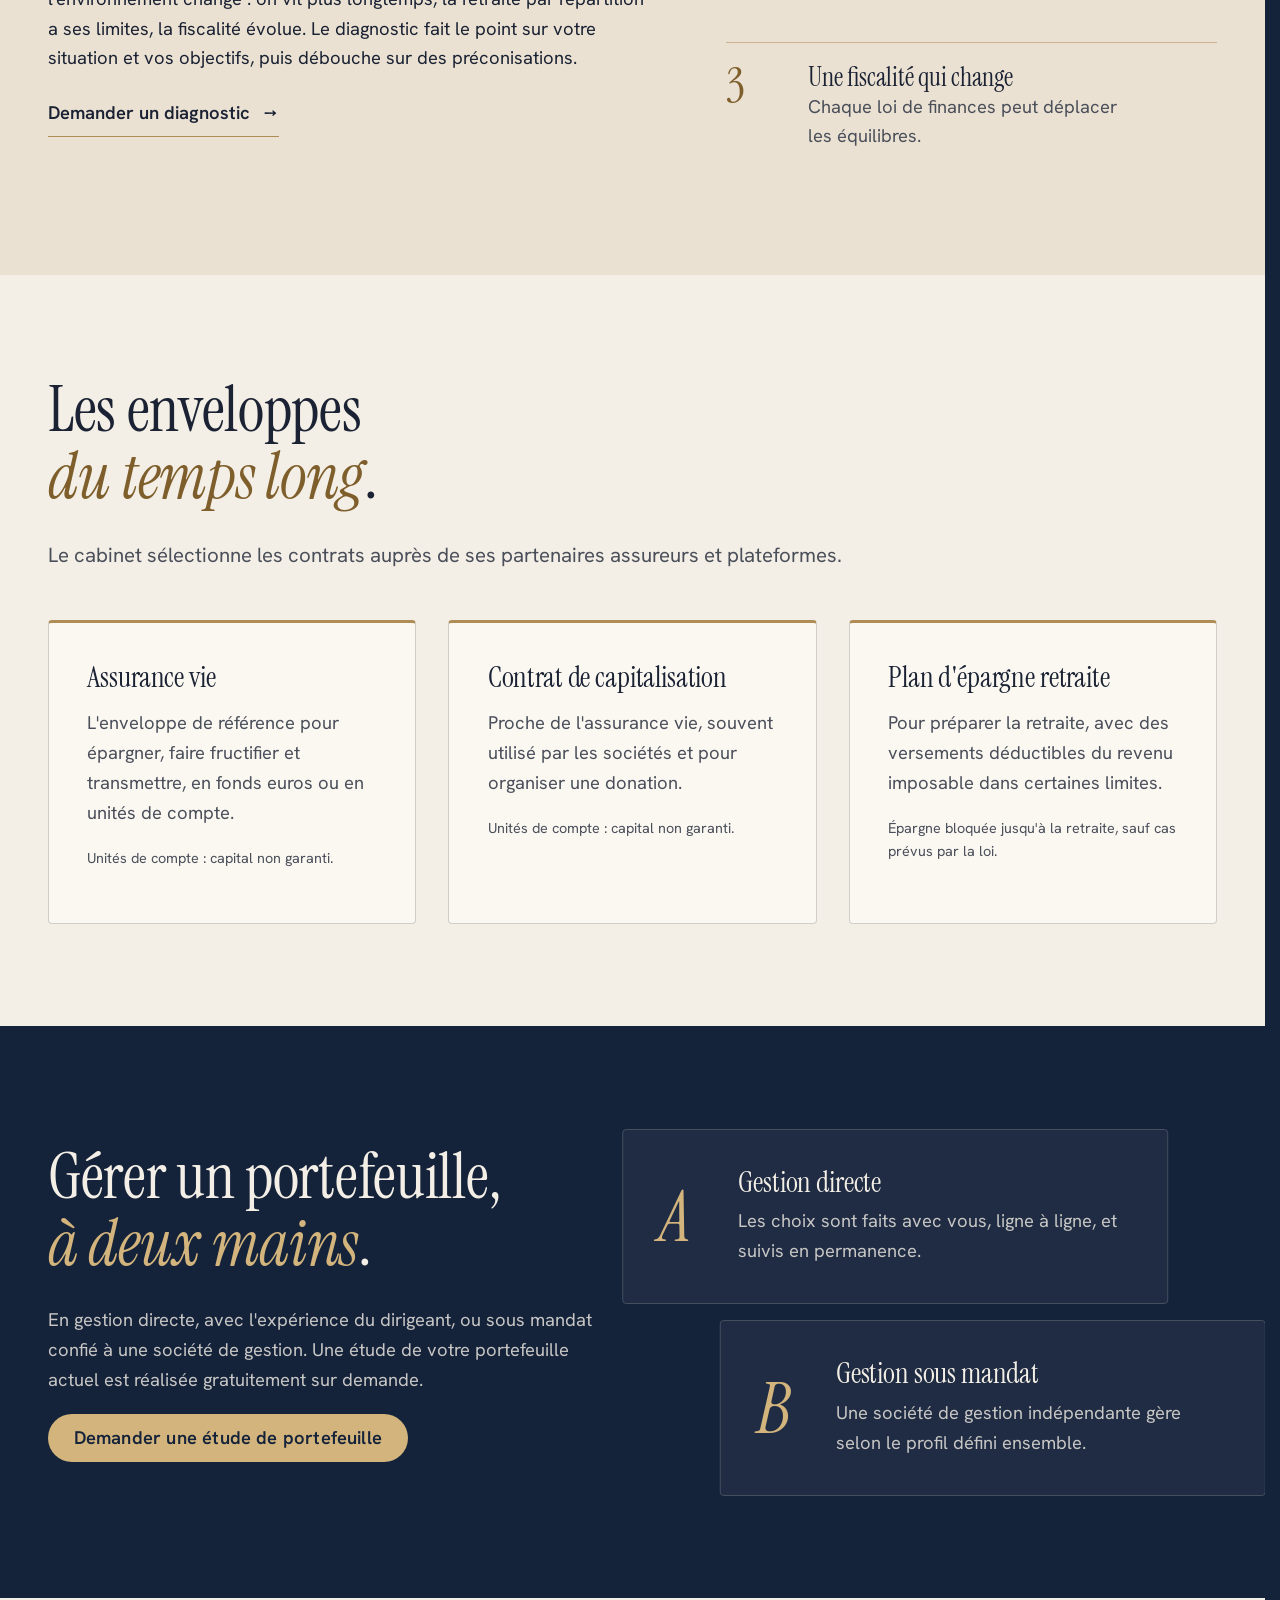
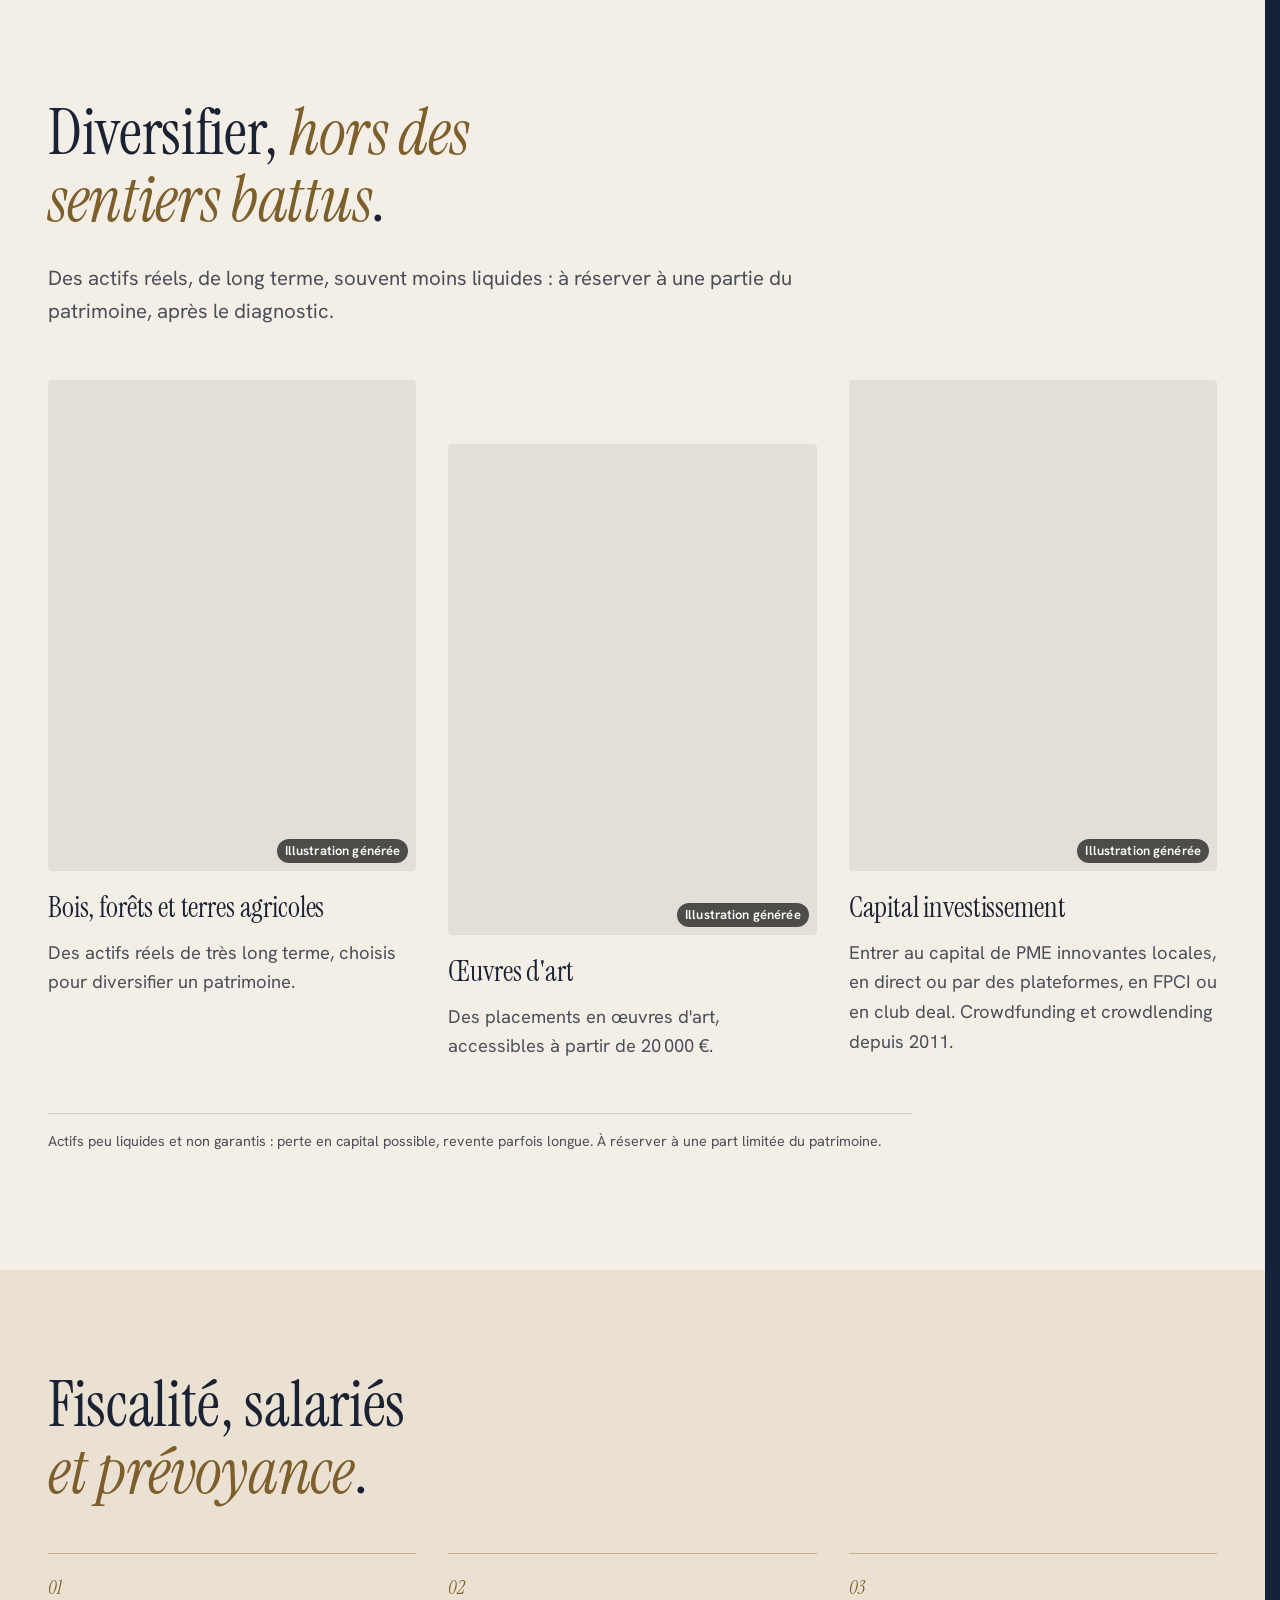
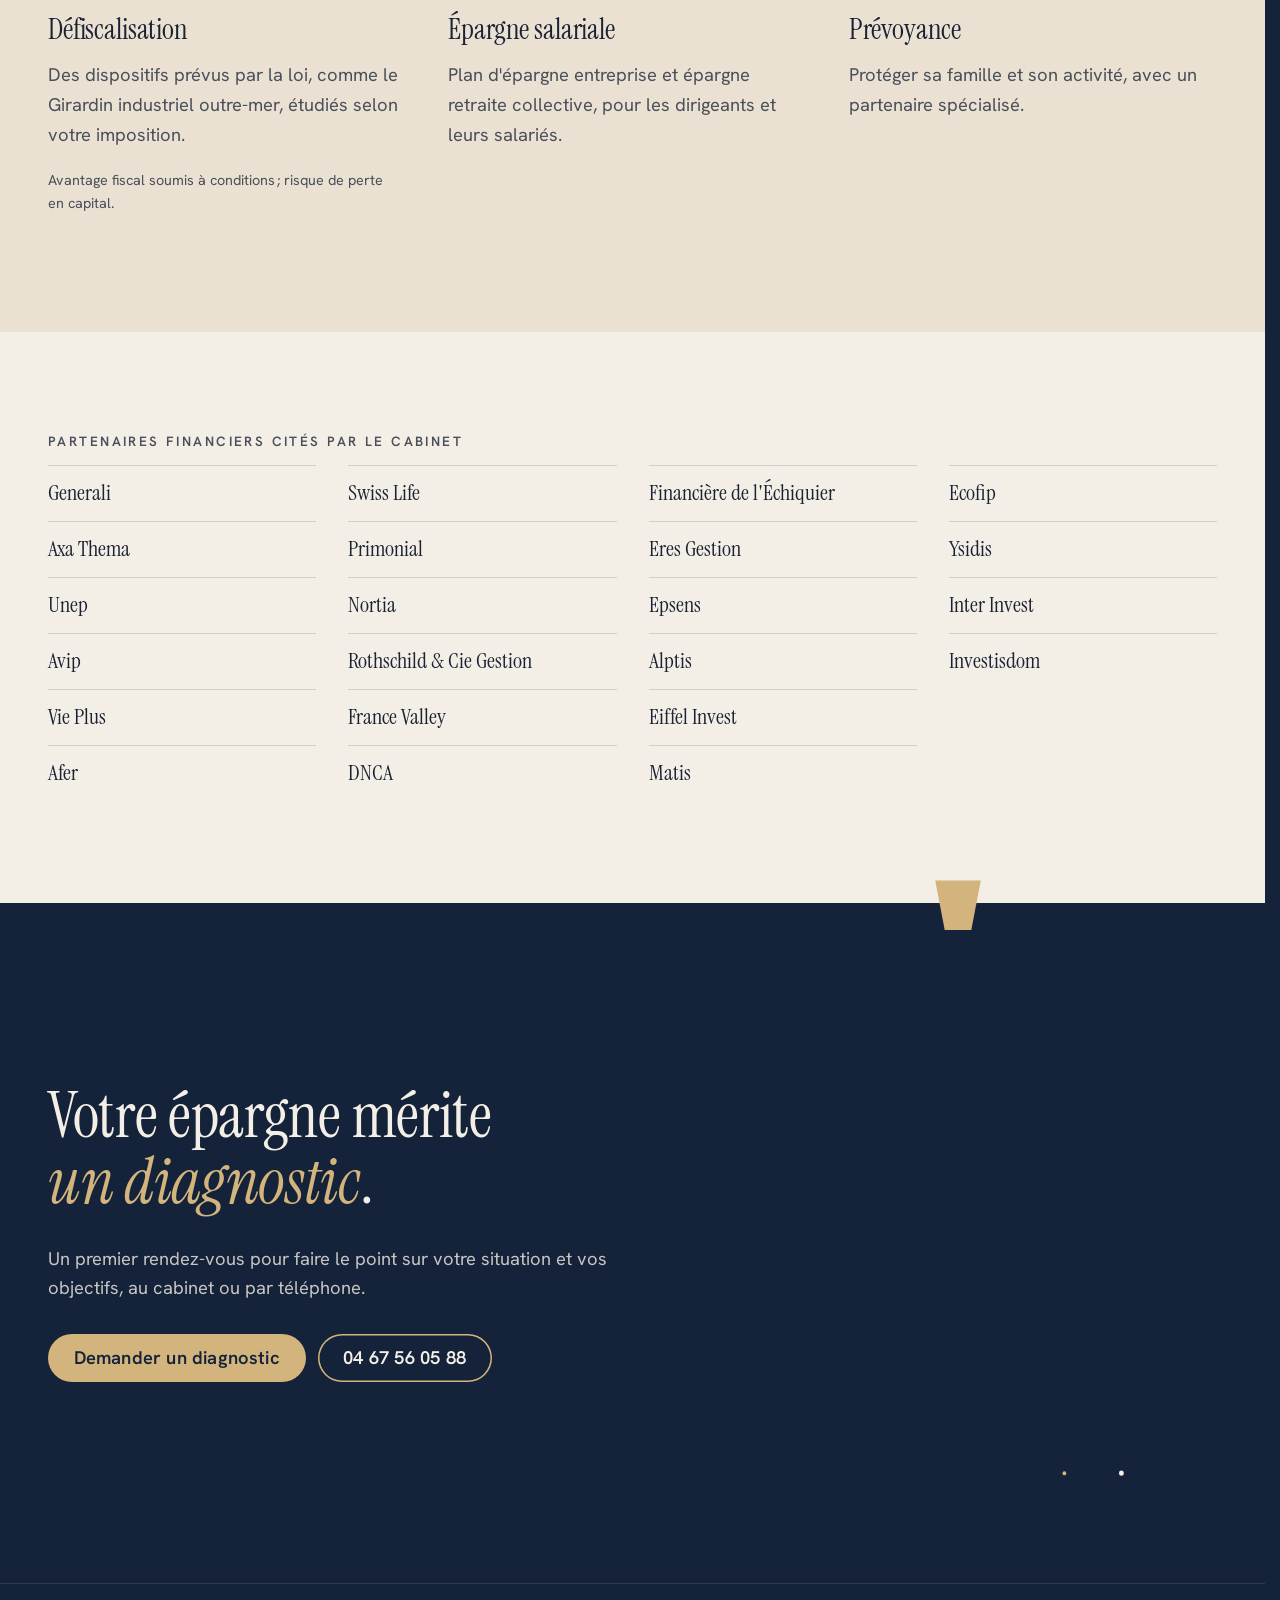
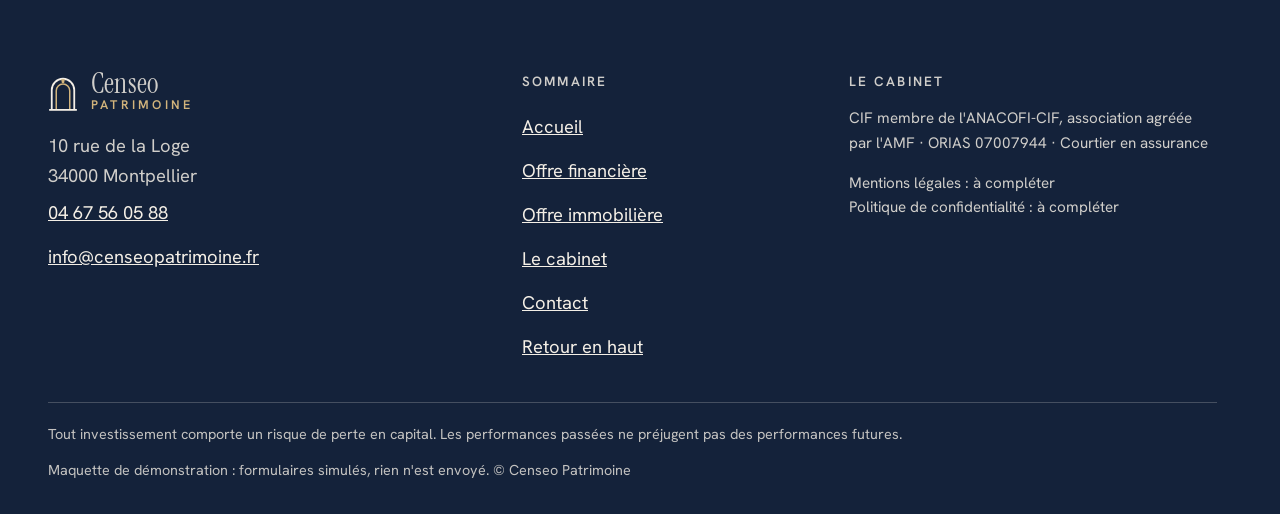
<file: offre-financiere.html>
<!doctype html>
<html lang="fr" data-v="1" data-curseur>
<head>
<meta charset="utf-8">
<meta name="viewport" content="width=device-width, initial-scale=1, viewport-fit=cover">
<title>Offre financière : Censeo Patrimoine, Montpellier</title>
<meta name="description" content="Diagnostic patrimonial, assurance vie, PER, gestion de portefeuilles, défiscalisation, épargne salariale, capital investissement, forêts et œuvres d&#39;art.">
<meta name="robots" content="noindex, nofollow">
<link rel="canonical" href="https://censeo-patrimoine-maquette.vercel.app/offre-financiere">
<style>:root{--fond:#F4EFE6;--texte:#1A2233;--voile-fond:#14223A;--ouverture-fond:#14223A;--menu-fond:#F4EFE6}:root { --entete-h: 72px; --barres-h: 0px; } html { background: var(--fond); color: var(--texte); scrollbar-gutter: stable; } body { margin: 0; background: var(--fond); } html.js:not(.secours):not([data-arrivee="retour"]) [data-anime] { opacity: 0; } html.js:not(.secours):not([data-arrivee="retour"]) [data-anime].vu { opacity: 1; } [data-voile] { position: fixed; inset: 0; z-index: 900; background: var(--voile-fond); transform: translateY(100%); visibility: hidden; pointer-events: none; } html[data-arrivee="voile"]:not(.voile-leve):not(.secours) [data-voile] { transform: none; visibility: visible; } html.secours [data-voile] { visibility: hidden !important; } .ouverture-panneau { position: fixed; inset: 0; z-index: 850; display: none; place-content: center; justify-items: center; background: var(--ouverture-fond, var(--voile-fond)); color: var(--fond); text-align: center; } html.js[data-arrivee="intro"]:not(.secours):not(.intro-finie) .ouverture-panneau { display: grid; } html.defilement-bloque, html.defilement-bloque body, html.js[data-arrivee="intro"]:not(.secours):not(.intro-finie), html.js[data-arrivee="intro"]:not(.secours):not(.intro-finie) body, html[data-arrivee="voile"]:not(.voile-leve):not(.secours), html[data-arrivee="voile"]:not(.voile-leve):not(.secours) body { overflow: hidden; } html.js[data-arrivee="intro"]:not(.secours):not(.intro-finie) { background-color: var(--ouverture-fond, var(--voile-fond)); } html[data-arrivee="voile"]:not(.voile-leve):not(.secours) { background-color: var(--voile-fond); }</style>
<script>(function () {
var d = document.documentElement, ss = null, ls = null;
try { ss = window.sessionStorage; ls = window.localStorage; } catch (e) {}
d.classList.add('js');
var nav = performance.getEntriesByType ? performance.getEntriesByType('navigation')[0] : null;
var type = nav ? nav.type : 'navigate';
var depart = null;
try { depart = JSON.parse(ss.getItem('socle:depart') || 'null'); ss.removeItem('socle:depart'); } catch (e) {}
if (depart && !(Date.now() - depart.t < 15000)) depart = null;
var mode = type === 'back_forward' ? 'retour' : type === 'reload' ? 'intro' : depart ? 'voile' : 'intro';
d.setAttribute('data-arrivee', mode);
if (mode === 'voile' && depart.couleur) d.style.setProperty('--voile-fond', depart.couleur);
if (type === 'reload' && 'scrollRestoration' in history) {
history.scrollRestoration = 'manual';
}
try {
var choisie = ls && ls.getItem('socle:langue');
var langue = (d.lang || '').slice(0, 2);
if (choisie && choisie !== langue && type === 'navigate' && !depart) {
var alt = document.querySelector('link[rel="alternate"][hreflang="' + choisie + '"]');
if (alt) location.replace(new URL(alt.href).pathname + location.search + location.hash);
}
} catch (e) {}
setTimeout(function () { if (!d.classList.contains('demarre')) d.classList.add('secours'); }, 2000);
})();</script>
<link rel="preload" href="/assets/fonts/instrument-serif-latin-400-normal.woff2" as="font" type="font/woff2" crossorigin>
<link rel="preload" href="/assets/fonts/hanken-grotesk-latin-400-normal.woff2" as="font" type="font/woff2" crossorigin>
<link rel="stylesheet" href="/assets/css/socle.css?v=1">
<link rel="stylesheet" href="/assets/css/site.css?v=1">
<link rel="modulepreload" href="/assets/js/site.js?v=1">
<link rel="modulepreload" href="/assets/js/socle/index.js?v=1">
<script src="/assets/vendor/gsap.min.js" defer></script>
<script src="/assets/vendor/ScrollTrigger.min.js" defer></script>
<script src="/assets/vendor/SplitText.min.js" defer></script>
<script type="module" src="/assets/js/site.js?v=1"></script>
<meta name="theme-color" content="#F4EFE6">
<link rel="icon" href="/assets/images/favicon.svg" type="image/svg+xml">
<link rel="apple-touch-icon" href="/assets/images/apple-touch-icon.png">
<meta property="og:type" content="website">
<meta property="og:site_name" content="Censeo Patrimoine">
<meta property="og:locale" content="fr_FR">
<meta property="og:title" content="Offre financière : Censeo Patrimoine, Montpellier">
<meta property="og:description" content="Diagnostic patrimonial, assurance vie, PER, gestion de portefeuilles, défiscalisation, épargne salariale, capital investissement, forêts et œuvres d&#39;art.">
<meta property="og:url" content="https://censeo-patrimoine-maquette.vercel.app/offre-financiere">
<meta property="og:image" content="https://censeo-patrimoine-maquette.vercel.app/assets/partage/offre-financiere-fr.jpg">
<meta property="og:image:width" content="1200">
<meta property="og:image:height" content="630">
<meta property="og:image:alt" content="Offre financière de Censeo Patrimoine">
<meta name="twitter:card" content="summary_large_image">
<script type="application/ld+json">{"@context":"https://schema.org","@type":"FinancialService","name":"Censeo Patrimoine","url":"https://censeo-patrimoine-maquette.vercel.app/","telephone":"+33467560588","email":"info@censeopatrimoine.fr","foundingDate":"2004","founder":{"@type":"Person","name":"Jean-Marie Kassigian"},"address":{"@type":"PostalAddress","streetAddress":"10 rue de la Loge","postalCode":"34000","addressLocality":"Montpellier","addressCountry":"FR"},"description":"Cabinet de conseil en gestion de patrimoine à Montpellier : diagnostic patrimonial, placements financiers, immobilier et fiscalité. CIF membre de l'ANACOFI-CIF, ORIAS 07007944."}</script>
</head>
<body id="haut">
<div data-voile data-forme="rideau" aria-hidden="true"><div class="voile-contenu"><img src="/assets/images/logo-clair.svg" alt="" width="40" height="48"><span data-voile-libelle>Offre financière</span></div></div>
<div class="ouverture-panneau" data-ouverture aria-hidden="true">
  <svg class="ouverture-arche" viewBox="0 0 120 150" width="120" height="150" data-ouverture-objet><path class="arche-ext" d="M8 146V62a52 52 0 0 1 104 0v84" pathLength="1"/><path class="arche-int" d="M26 146V64a34 34 0 0 1 68 0v82" pathLength="1"/><path class="arche-cle" d="M53 6h14l-3 15h-8z"/><path class="arche-sol" d="M0 147h120" pathLength="1"/></svg>
  <p class="ouverture-nom">Cēnseō</p>
  <p class="ouverture-ligne">« j&#39;estime », en latin</p>
</div>
<a class="evitement" href="#contenu">Aller au contenu</a>
<header data-entete>
  <div class="entete-rangee">
    <a class="entete-logo" href="/" data-libelle="Accueil">
      <img src="/assets/images/logo.svg" alt="" width="30" height="36"><span class="logo-mot">Censeo<small>patrimoine</small></span>
    </a>
    <nav data-nav aria-label="Navigation principale">
      <ul><li><a href="/offre-financiere" data-libelle="Offre financière" aria-current="page">Offre financière</a></li><li><a href="/offre-immobiliere" data-libelle="Offre immobilière">Offre immobilière</a></li><li><a href="/cabinet" data-libelle="Le cabinet">Le cabinet</a></li><li><a href="/contact" data-libelle="Contact">Contact</a></li></ul>
    </nav>
    <div class="entete-actions">
      <a class="bouton" href="/contact#rendez-vous" data-libelle="Contact">Prendre rendez-vous</a>
      <button type="button" data-menu-bouton aria-controls="menu" aria-expanded="false" data-libelle-ouvrir="Menu" data-libelle-fermer="Fermer"><span data-libelle-bouton>Menu</span></button>
      <a class="menu-sansjs" href="#menu" data-menu-lien>Menu</a>
    </div>
  </div>
</header>
<script>/* Avant le premier affichage : rangées de la navigation (même règle que ajusterNav dans assets/js/socle/entete.js)
   et hauteur réelle de l'en-tête, pour que rien ne saute quand le JavaScript du site prend la main. */
(function () {
  var h = document.documentElement, u = document.querySelector('[data-nav] ul'), e = document.querySelector('[data-entete]');
  if (u) {
    var deborde = function () { return u.scrollWidth > u.clientWidth + 1; }, c = deborde();
    if (c && window.matchMedia('(min-width: 900px)').matches) {
      h.classList.add('nav-deux-rangees'); c = deborde();
      if (c) { h.classList.add('nav-deux-lignes'); var a = u.querySelector('a'); c = !a || u.getBoundingClientRect().height > a.getBoundingClientRect().height * 2.5; }
      if (c) h.classList.remove('nav-deux-rangees', 'nav-deux-lignes');
    }
    if (c) h.classList.add('nav-compacte');
  }
  if (e) h.style.setProperty('--entete-h', Math.round(e.getBoundingClientRect().height) + 'px');
})();</script>
<span id="menu-ferme" aria-hidden="true"></span>
<div id="menu" data-menu role="dialog" aria-modal="true" aria-label="Menu">
  <p class="menu-sansjs-fermer"><a href="#menu-ferme">Fermer</a></p>
  <ul><li style="--i:0"><a href="/" class="menu-lien" data-libelle="Accueil">Accueil</a></li><li style="--i:1"><a href="/offre-financiere" class="menu-lien" data-libelle="Offre financière" aria-current="page">Offre financière</a></li><li style="--i:2"><a href="/offre-immobiliere" class="menu-lien" data-libelle="Offre immobilière">Offre immobilière</a></li><li style="--i:3"><a href="/cabinet" class="menu-lien" data-libelle="Le cabinet">Le cabinet</a></li><li style="--i:4"><a href="/contact" class="menu-lien" data-libelle="Contact">Contact</a></li></ul>
  <p><a class="bouton" href="tel:+33467560588">Appeler 04 67 56 05 88</a></p>
</div>
<main id="contenu" tabindex="-1">
<section class="ouv ouv--bandeau" id="debut">
  <div class="conteneur ouv-bandeau-haut">
    <div><p class="surtitre ouv-suite" data-anime="gsap">Offre financière</p><h1 class="ouv-titre" data-anime="gsap"><span class="ouv-masque"><span class="ouv-ligne">Faire travailler votre épargne,</span></span><span class="ouv-masque"><span class="ouv-ligne"><em>sans perdre le fil.</em></span></span></h1></div>
    <div class="ouv-bandeau-cote"><p class="ouv-texte-intro ouv-suite masque-ecran-tres-bas" data-anime="gsap">Un diagnostic d&#39;abord, puis des solutions choisies auprès de partenaires sélectionnés, et un suivi dans la durée.</p>
  <div class="ouv-actions ouv-suite" data-anime="gsap"><a href="/contact?objet=diagnostic#rendez-vous" class="bouton" data-libelle="Contact" data-action-principale data-survol="magnetique">Demander un diagnostic</a></div>
  <p class="ouv-info ouv-suite" data-anime="gsap" data-info-cle>Étude de portefeuille gratuite sur demande</p></div>
  </div>
  <div class="ouv-bandeau-place" data-iris-centre style="--apercu:url([data-uri])"><figure class="media ouv-bandeau-media" data-grok data-effet="bandeau-leve" style="--cadrage:55% 66%">
  <picture>
    <img src="/assets/images/grok/financiere-ouverture-1280.webp" srcset="/assets/images/grok/financiere-ouverture-640.webp 640w, /assets/images/grok/financiere-ouverture-1280.webp 1280w, /assets/images/grok/financiere-ouverture-1920.webp 1920w" sizes="100vw" alt="Grande table de travail en chêne, carnet, lampe en laiton et rapports reliés" width="1280" height="549" fetchpriority="high" loading="eager" decoding="async">
  </picture><figcaption class="mention-ia">Illustration générée</figcaption>
</figure></div>
</section>
<nav class="sommaire-offre conteneur" aria-labelledby="sommaire-titre">
  <h2 id="sommaire-titre" class="titre-petit" data-anime="lignes">Les huit solutions</h2>
  <ol class="sommaire-liste" data-anime="cascade"><li><a href="#diagnostic" data-sans-transition><span class="sommaire-num">01</span>Diagnostic patrimonial</a></li><li><a href="#contrats" data-sans-transition><span class="sommaire-num">02</span>Assurance vie et capitalisation</a></li><li><a href="#contrats" data-sans-transition><span class="sommaire-num">03</span>Plan d&#39;épargne retraite</a></li><li><a href="#portefeuille" data-sans-transition><span class="sommaire-num">04</span>Gestion de portefeuilles</a></li><li><a href="#diversifier" data-sans-transition><span class="sommaire-num">05</span>Forêts, terres, œuvres d&#39;art</a></li><li><a href="#diversifier" data-sans-transition><span class="sommaire-num">06</span>Capital investissement</a></li><li><a href="#fiscal" data-sans-transition><span class="sommaire-num">07</span>Défiscalisation</a></li><li><a href="#fiscal" data-sans-transition><span class="sommaire-num">08</span>Épargne salariale et prévoyance</a></li></ol>
</nav>
<section class="diagnostic" id="diagnostic">
  <div class="conteneur diagnostic-grille">
    <div>
      <h2 class="titre-section" data-anime="lignes">Le diagnostic, <em>avant tout</em>.</h2>
      <p data-anime>La gestion de patrimoine demande une approche globale, parce que l&#39;environnement change : on vit plus longtemps, la retraite par répartition a ses limites, la fiscalité évolue. Le diagnostic fait le point sur votre situation et vos objectifs, puis débouche sur des préconisations.</p>
      <p data-anime><a href="/contact?objet=diagnostic#rendez-vous" class="lien-fleche" data-libelle="Contact">Demander un diagnostic</a></p>
    </div>
    <ul class="constats" data-anime="cascade"><li class="constat"><span class="constat-num">1</span><strong>Vivre plus longtemps</strong><span>Un patrimoine doit tenir sur une retraite plus longue.</span></li><li class="constat"><span class="constat-num">2</span><strong>Une retraite à anticiper</strong><span>Le régime par répartition a ses limites.</span></li><li class="constat"><span class="constat-num">3</span><strong>Une fiscalité qui change</strong><span>Chaque loi de finances peut déplacer les équilibres.</span></li></ul>
  </div>
</section>
<section class="contrats conteneur" id="contrats">
  <h2 class="titre-section" data-anime="lignes">Les enveloppes <em>du temps long</em>.</h2>
  <p class="texte-intro" data-anime>Le cabinet sélectionne les contrats auprès de ses partenaires assureurs et plateformes.</p>
  <div class="cartes-texte" data-anime="cascade"><article class="carte-texte" data-survol="incline" data-survol-force="3">
    <h3>Assurance vie</h3><p>L&#39;enveloppe de référence pour épargner, faire fructifier et transmettre, en fonds euros ou en unités de compte.</p><p class="carte-risque">Unités de compte : capital non garanti.</p>
  </article><article class="carte-texte" data-survol="incline" data-survol-force="3">
    <h3>Contrat de capitalisation</h3><p>Proche de l&#39;assurance vie, souvent utilisé par les sociétés et pour organiser une donation.</p><p class="carte-risque">Unités de compte : capital non garanti.</p>
  </article><article class="carte-texte" data-survol="incline" data-survol-force="3">
    <h3>Plan d&#39;épargne retraite</h3><p>Pour préparer la retraite, avec des versements déductibles du revenu imposable dans certaines limites.</p><p class="carte-risque">Épargne bloquée jusqu&#39;à la retraite, sauf cas prévus par la loi.</p>
  </article></div>
</section>
<section class="portefeuille" id="portefeuille">
  <div class="conteneur portefeuille-grille">
    <div>
      <h2 class="titre-section" data-anime="lignes">Gérer un portefeuille, <em>à deux mains</em>.</h2>
      <p data-anime>En gestion directe, avec l&#39;expérience du dirigeant, ou sous mandat confié à une société de gestion. Une étude de votre portefeuille actuel est réalisée gratuitement sur demande.</p>
      <p data-anime><a href="/contact?objet=portefeuille#rendez-vous" class="bouton bouton--or" data-libelle="Contact">Demander une étude de portefeuille</a></p>
    </div>
    <div class="deux-mains" data-effet="deux-mains">
      <div class="main main--direct"><span class="main-lettre" aria-hidden="true">A</span><h3>Gestion directe</h3><p>Les choix sont faits avec vous, ligne à ligne, et suivis en permanence.</p></div>
      <div class="main main--mandat"><span class="main-lettre" aria-hidden="true">B</span><h3>Gestion sous mandat</h3><p>Une société de gestion indépendante gère selon le profil défini ensemble.</p></div>
    </div>
  </div>
</section>
<section class="diversifier conteneur" id="diversifier">
  <h2 class="titre-section" data-anime="lignes">Diversifier, <em>hors des sentiers battus</em>.</h2>
  <p class="texte-intro" data-anime>Des actifs réels, de long terme, souvent moins liquides : à réserver à une partie du patrimoine, après le diagnostic.</p>
  <div class="grandes-cartes" data-anime="cascade"><article class="grande-carte">
    <figure class="media grande-carte-media" data-grok data-fx="parallaxe" data-fx-force="7" style="--cadrage:50% 50%">
  <picture>
    <img src="/assets/images/grok/financiere-forets-960.webp" srcset="/assets/images/grok/financiere-forets-480.webp 480w, /assets/images/grok/financiere-forets-640.webp 640w, /assets/images/grok/financiere-forets-960.webp 960w" sizes="(max-width: 760px) 92vw, 31vw" alt="Forêt de chênes et de pins traversée par la lumière" width="960" height="1280" loading="lazy" decoding="async">
  </picture><figcaption class="mention-ia">Illustration générée</figcaption>
</figure>
    <h3>Bois, forêts et terres agricoles</h3><p>Des actifs réels de très long terme, choisis pour diversifier un patrimoine.</p>
  </article><article class="grande-carte">
    <figure class="media grande-carte-media" data-grok data-fx="parallaxe" data-fx-force="7" style="--cadrage:50% 50%">
  <picture>
    <img src="/assets/images/grok/financiere-art-960.webp" srcset="/assets/images/grok/financiere-art-480.webp 480w, /assets/images/grok/financiere-art-640.webp 640w, /assets/images/grok/financiere-art-960.webp 960w" sizes="(max-width: 760px) 92vw, 31vw" alt="Salle de galerie calme avec deux grandes toiles abstraites" width="960" height="1280" loading="lazy" decoding="async">
  </picture><figcaption class="mention-ia">Illustration générée</figcaption>
</figure>
    <h3>Œuvres d&#39;art</h3><p>Des placements en œuvres d&#39;art, accessibles à partir de 20 000 €.</p>
  </article><article class="grande-carte">
    <figure class="media grande-carte-media" data-grok data-fx="parallaxe" data-fx-force="7" style="--cadrage:50% 50%">
  <picture>
    <img src="/assets/images/grok/financiere-entreprises-960.webp" srcset="/assets/images/grok/financiere-entreprises-480.webp 480w, /assets/images/grok/financiere-entreprises-640.webp 640w, /assets/images/grok/financiere-entreprises-960.webp 960w" sizes="(max-width: 760px) 92vw, 31vw" alt="Atelier lumineux d&#39;une jeune entreprise, prototypes sur l&#39;établi" width="960" height="1280" loading="lazy" decoding="async">
  </picture><figcaption class="mention-ia">Illustration générée</figcaption>
</figure>
    <h3>Capital investissement</h3><p>Entrer au capital de PME innovantes locales, en direct ou par des plateformes, en FPCI ou en club deal. Crowdfunding et crowdlending depuis 2011.</p>
  </article></div>
  <p class="note-risque" data-anime>Actifs peu liquides et non garantis : perte en capital possible, revente parfois longue. À réserver à une part limitée du patrimoine.</p>
</section>
<section class="fiscal" id="fiscal">
  <div class="conteneur">
    <h2 class="titre-section" data-anime="lignes">Fiscalité, salariés <em>et prévoyance</em>.</h2>
    <div class="fiscal-grille" data-anime="cascade"><article class="fiscal-carte">
      <span class="fiscal-num">01</span><h3>Défiscalisation</h3><p>Des dispositifs prévus par la loi, comme le Girardin industriel outre-mer, étudiés selon votre imposition.</p><p class="carte-risque">Avantage fiscal soumis à conditions ; risque de perte en capital.</p>
    </article><article class="fiscal-carte">
      <span class="fiscal-num">02</span><h3>Épargne salariale</h3><p>Plan d&#39;épargne entreprise et épargne retraite collective, pour les dirigeants et leurs salariés.</p>
    </article><article class="fiscal-carte">
      <span class="fiscal-num">03</span><h3>Prévoyance</h3><p>Protéger sa famille et son activité, avec un partenaire spécialisé.</p>
    </article></div>
  </div>
</section>
<div class="partenaires-liste conteneur">
  <h2 class="titre-petit" data-anime="lignes">Partenaires financiers cités par le cabinet</h2>
  <ul data-anime="cascade"><li>Generali</li><li>Axa Thema</li><li>Unep</li><li>Avip</li><li>Vie Plus</li><li>Afer</li><li>Swiss Life</li><li>Primonial</li><li>Nortia</li><li>Rothschild &amp; Cie Gestion</li><li>France Valley</li><li>DNCA</li><li>Financière de l&#39;Échiquier</li><li>Eres Gestion</li><li>Epsens</li><li>Alptis</li><li>Eiffel Invest</li><li>Matis</li><li>Ecofip</li><li>Ysidis</li><li>Inter Invest</li><li>Investisdom</li></ul>
</div>
<section class="fin" id="rendez-vous-final">
  <div class="conteneur fin-grille">
    <div class="fin-texte">
      <h2 class="titre-section" data-anime="lignes">Votre épargne mérite <em>un diagnostic</em>.</h2>
      <p data-anime>Un premier rendez-vous pour faire le point sur votre situation et vos objectifs, au cabinet ou par téléphone.</p>
      <p class="fin-actions" data-anime><a href="/contact?objet=diagnostic#rendez-vous" class="bouton bouton--or" data-libelle="Contact" data-survol="magnetique">Demander un diagnostic</a><a class="bouton bouton--contour-clair" href="tel:+33467560588">04 67 56 05 88</a></p>
    </div>
    <div class="fin-visuel" data-visuel aria-hidden="true"><svg viewBox="0 0 200 250" data-effet="cle-de-voute"><path class="cv-ext" d="M14 246V104a86 86 0 0 1 172 0v142" pathLength="1"/><path class="cv-int" d="M44 246V106a56 56 0 0 1 112 0v140" pathLength="1"/><path class="cv-sol" d="M0 247h200" pathLength="1"/><path class="cv-cle" d="M88 4h24l-5 26H93z"/></svg></div>
  </div>
</section>
</main>
<footer class="pied" id="pied">
  <div class="conteneur pied-grille">
    <div class="pied-marque">
      <p class="pied-logo"><img src="/assets/images/logo-clair.svg" alt="" width="30" height="36"><span class="logo-mot">Censeo<small>patrimoine</small></span></p>
      <p>10 rue de la Loge<br>34000 Montpellier<br><a href="tel:+33467560588">04 67 56 05 88</a><br><a href="mailto:info@censeopatrimoine.fr">info@censeopatrimoine.fr</a></p>
    </div>
    <nav aria-label="Sommaire">
      <p class="pied-titre">Sommaire</p>
      <ul><li><a href="/" data-libelle="Accueil">Accueil</a></li><li><a href="/offre-financiere" data-libelle="Offre financière" aria-current="page">Offre financière</a></li><li><a href="/offre-immobiliere" data-libelle="Offre immobilière">Offre immobilière</a></li><li><a href="/cabinet" data-libelle="Le cabinet">Le cabinet</a></li><li><a href="/contact" data-libelle="Contact">Contact</a></li><li><a href="#haut" data-sans-transition>Retour en haut</a></li></ul>
    </nav>
    <div>
      <p class="pied-titre">Le cabinet</p>
      <p class="pied-statuts">CIF membre de l&#39;ANACOFI-CIF, association agréée par l&#39;AMF · ORIAS 07007944 · Courtier en assurance</p>
      <p class="pied-legal"><span>Mentions légales : à compléter</span><br><span>Politique de confidentialité : à compléter</span></p>
    </div>
  </div>
  <div class="conteneur pied-bas"><p>Tout investissement comporte un risque de perte en capital. Les performances passées ne préjugent pas des performances futures.</p><p>Maquette de démonstration : formulaires simulés, rien n&#39;est envoyé. © Censeo Patrimoine</p></div>
</footer>
<div data-barre-fixe>
  <a class="bouton bouton--contour" href="tel:+33467560588">Appeler</a>
  <a class="bouton" href="/contact#rendez-vous" data-libelle="Contact">Prendre rendez-vous</a>
</div>
</body>
</html>
</file>
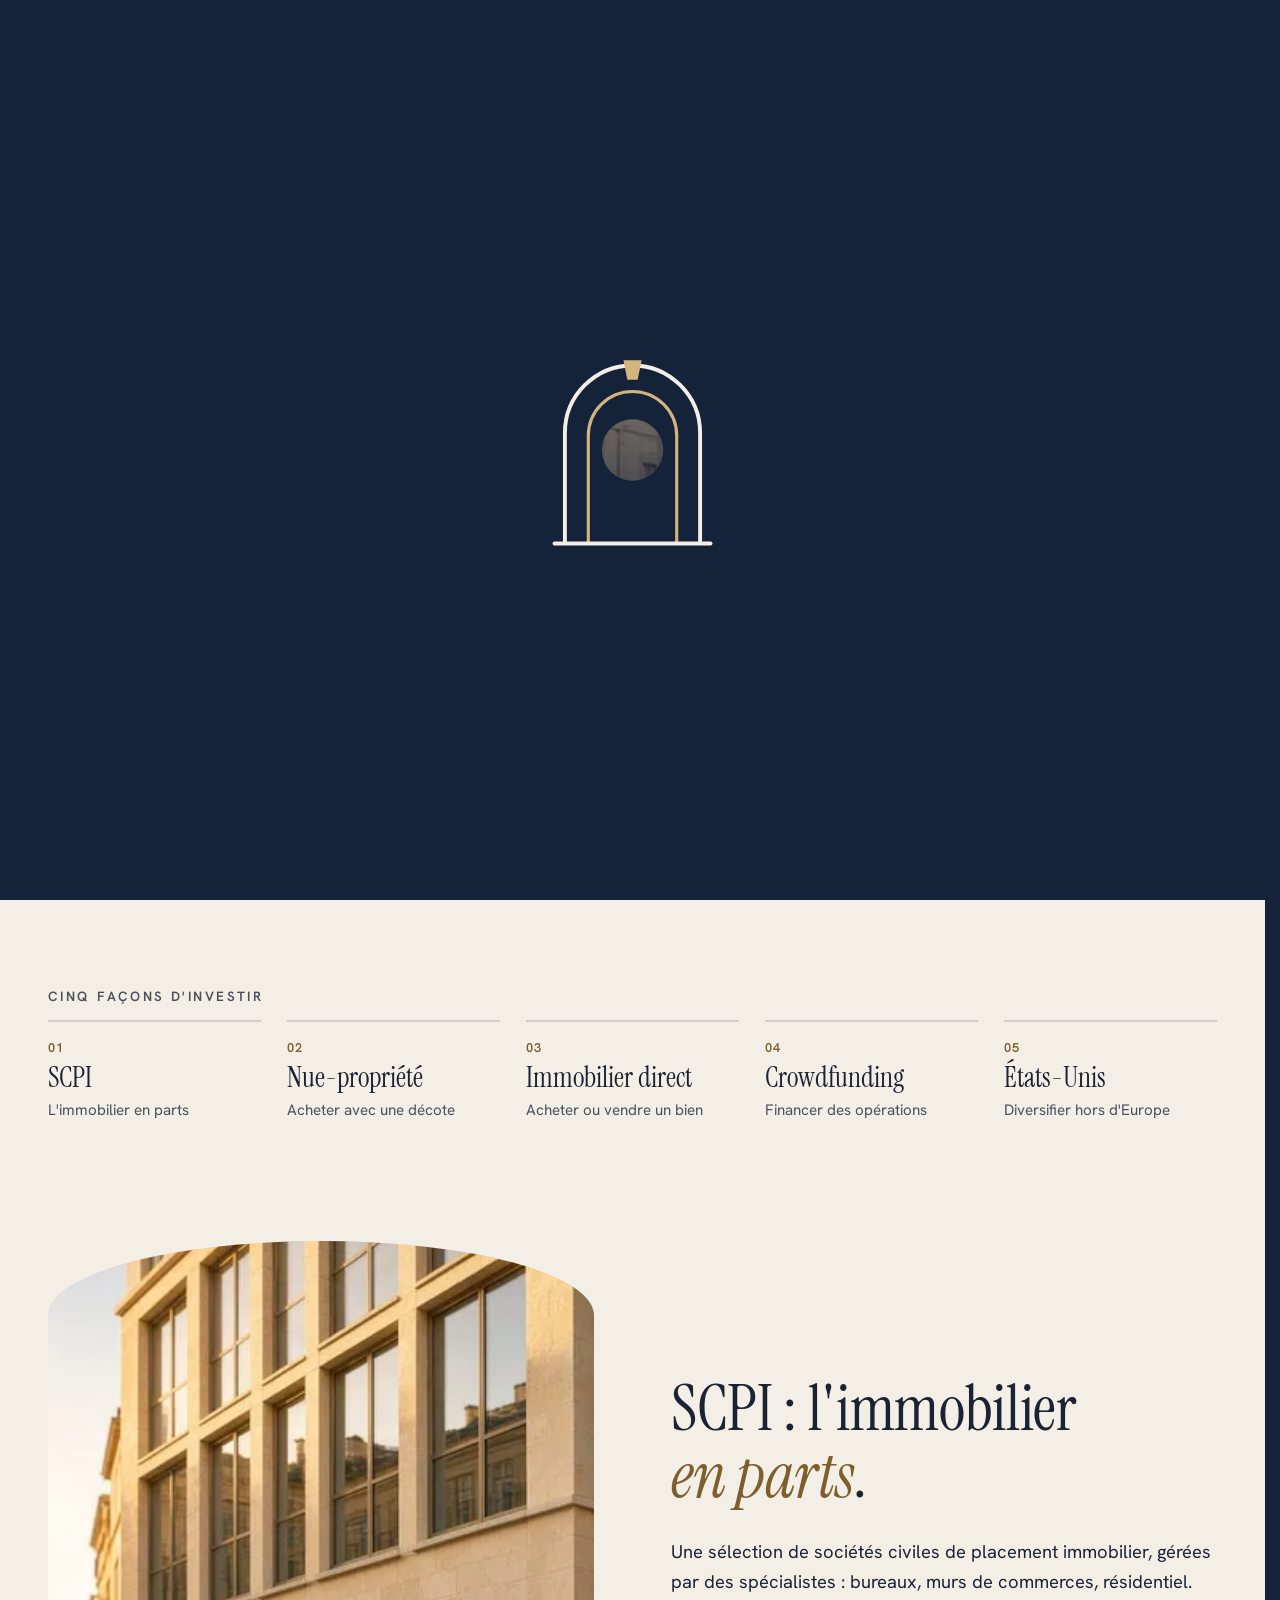
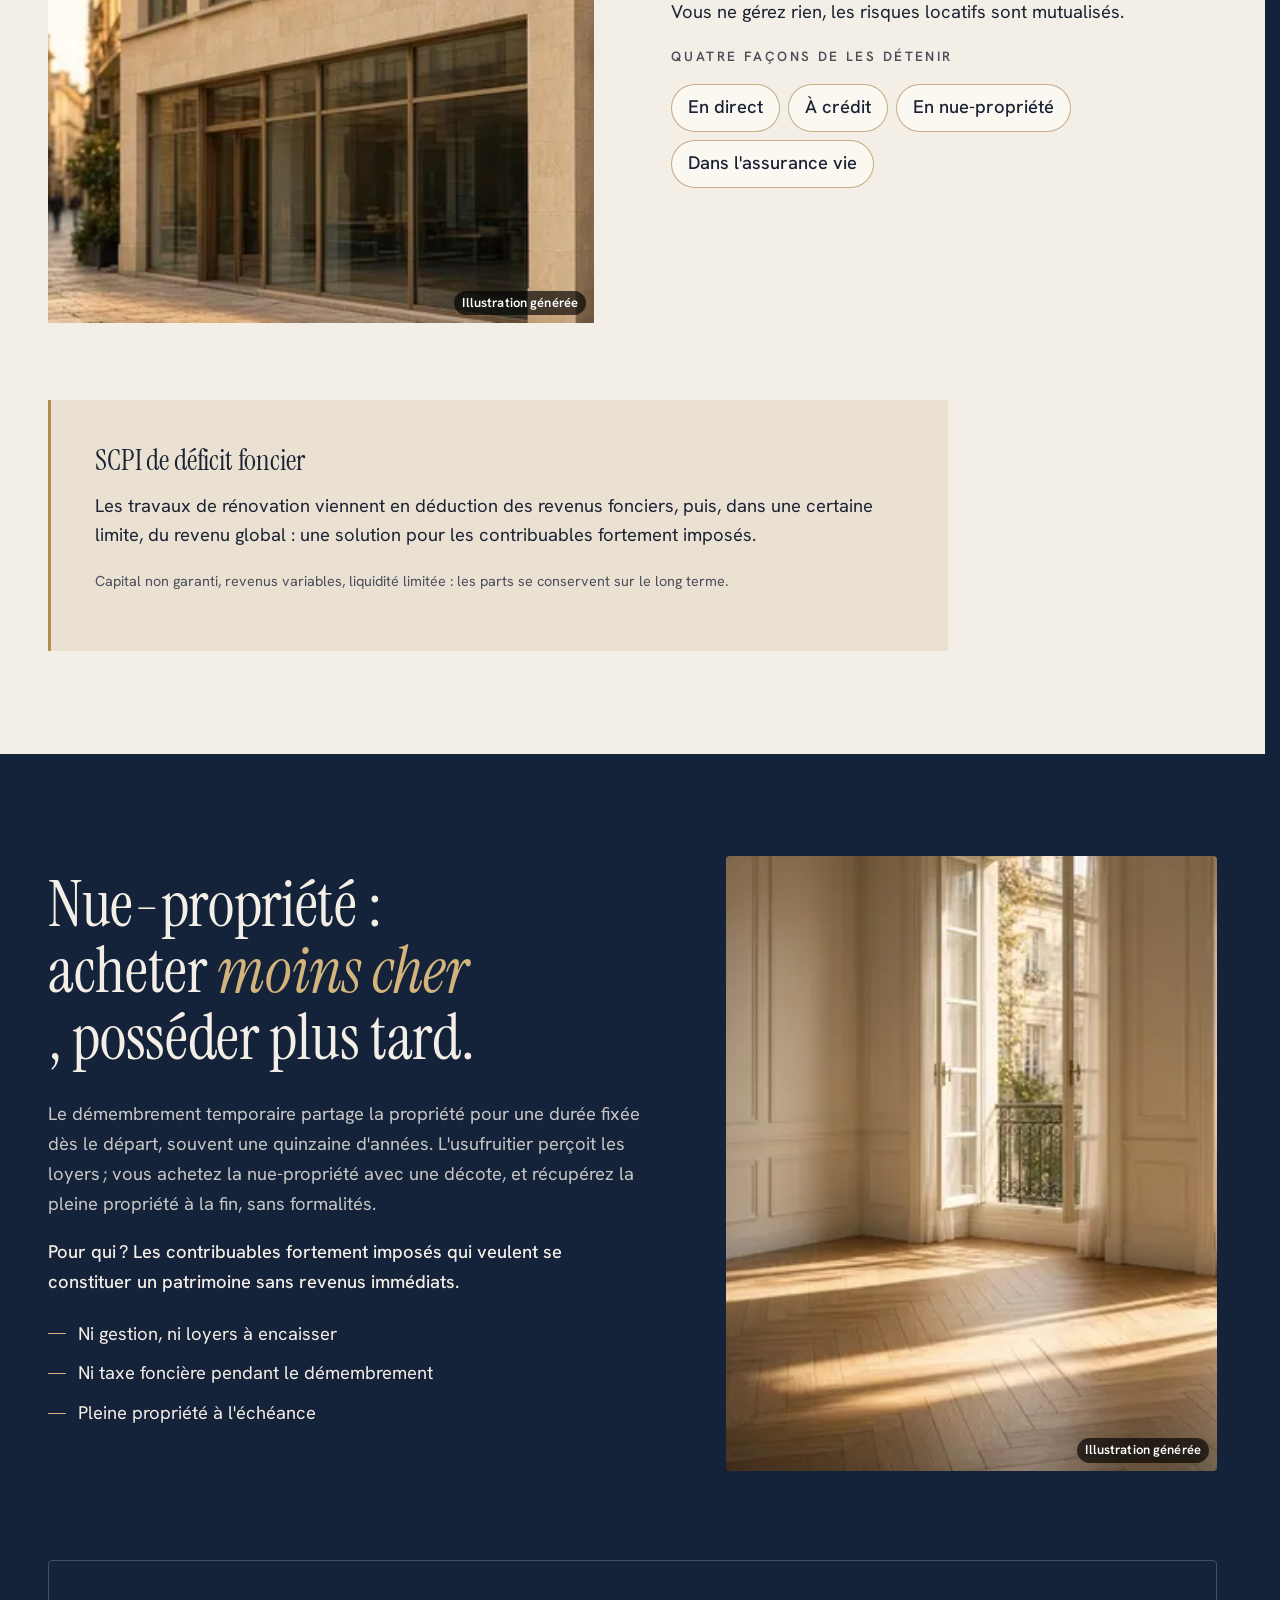
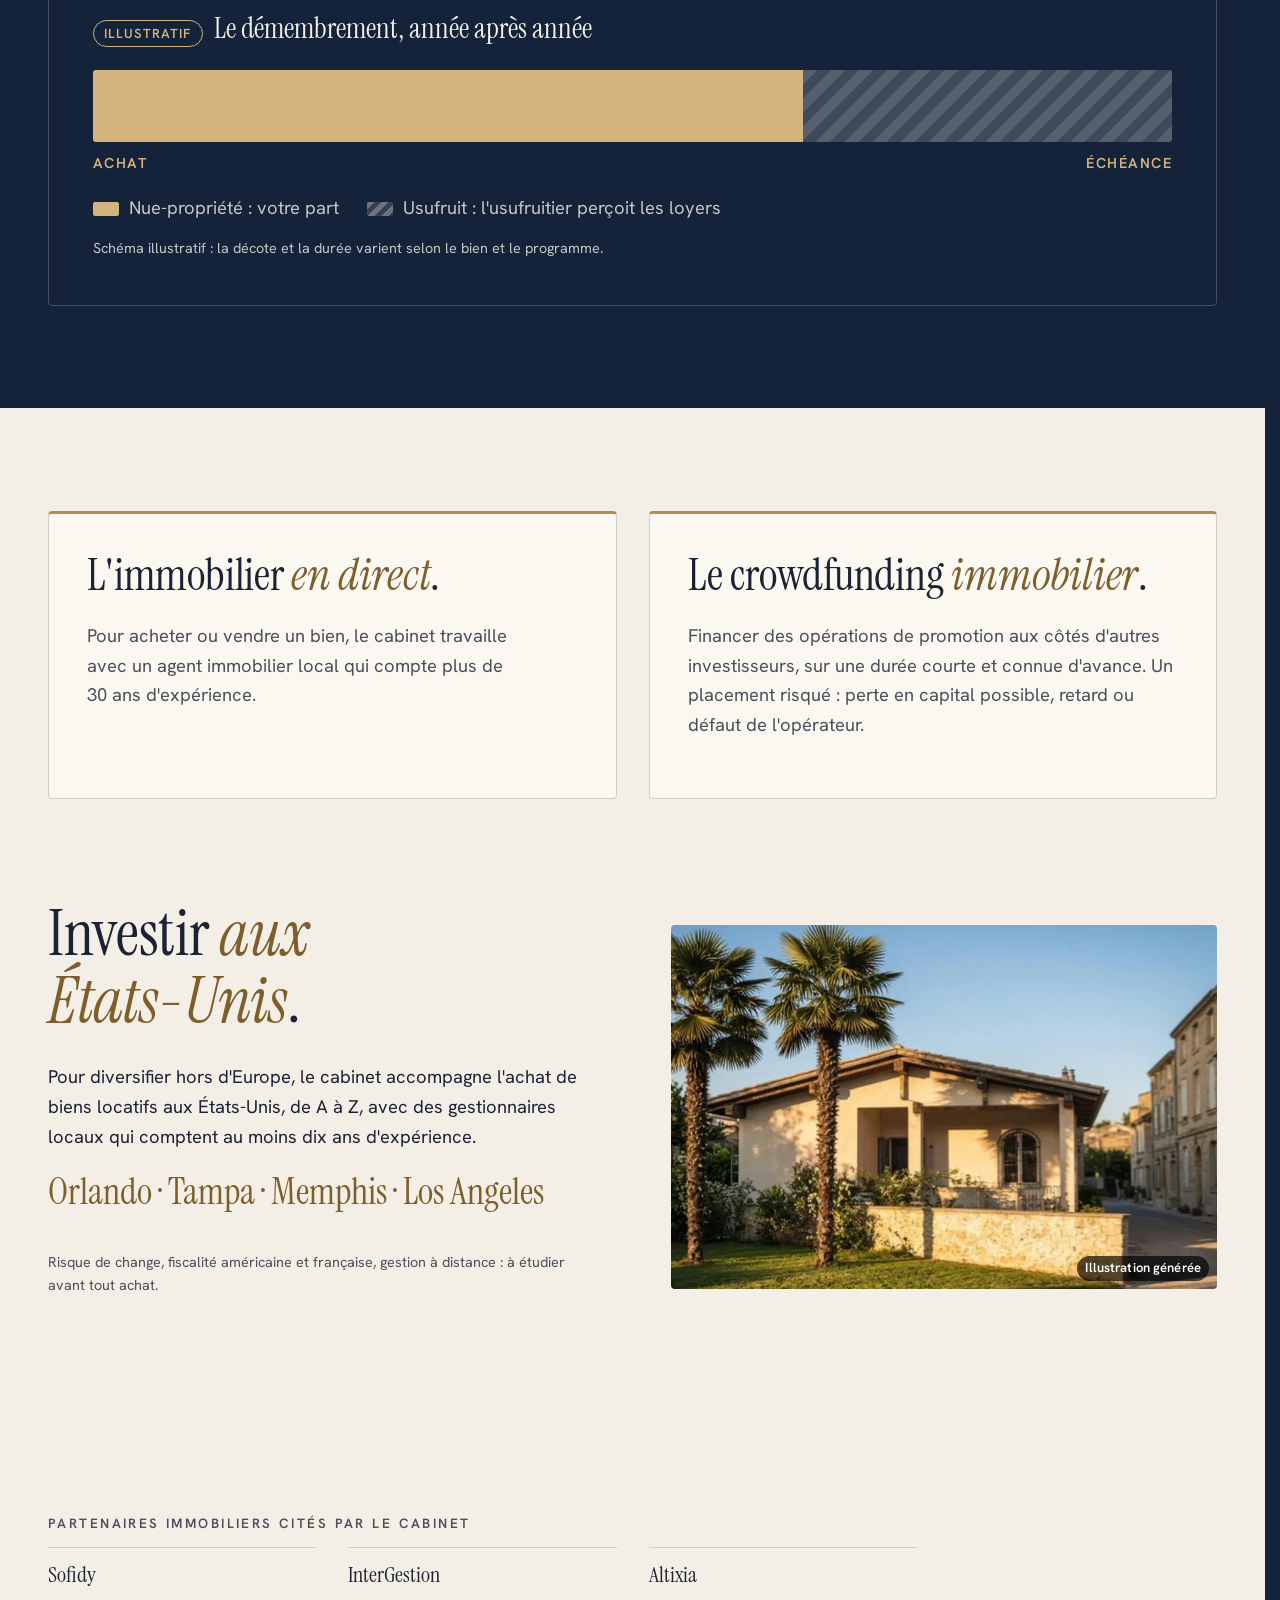
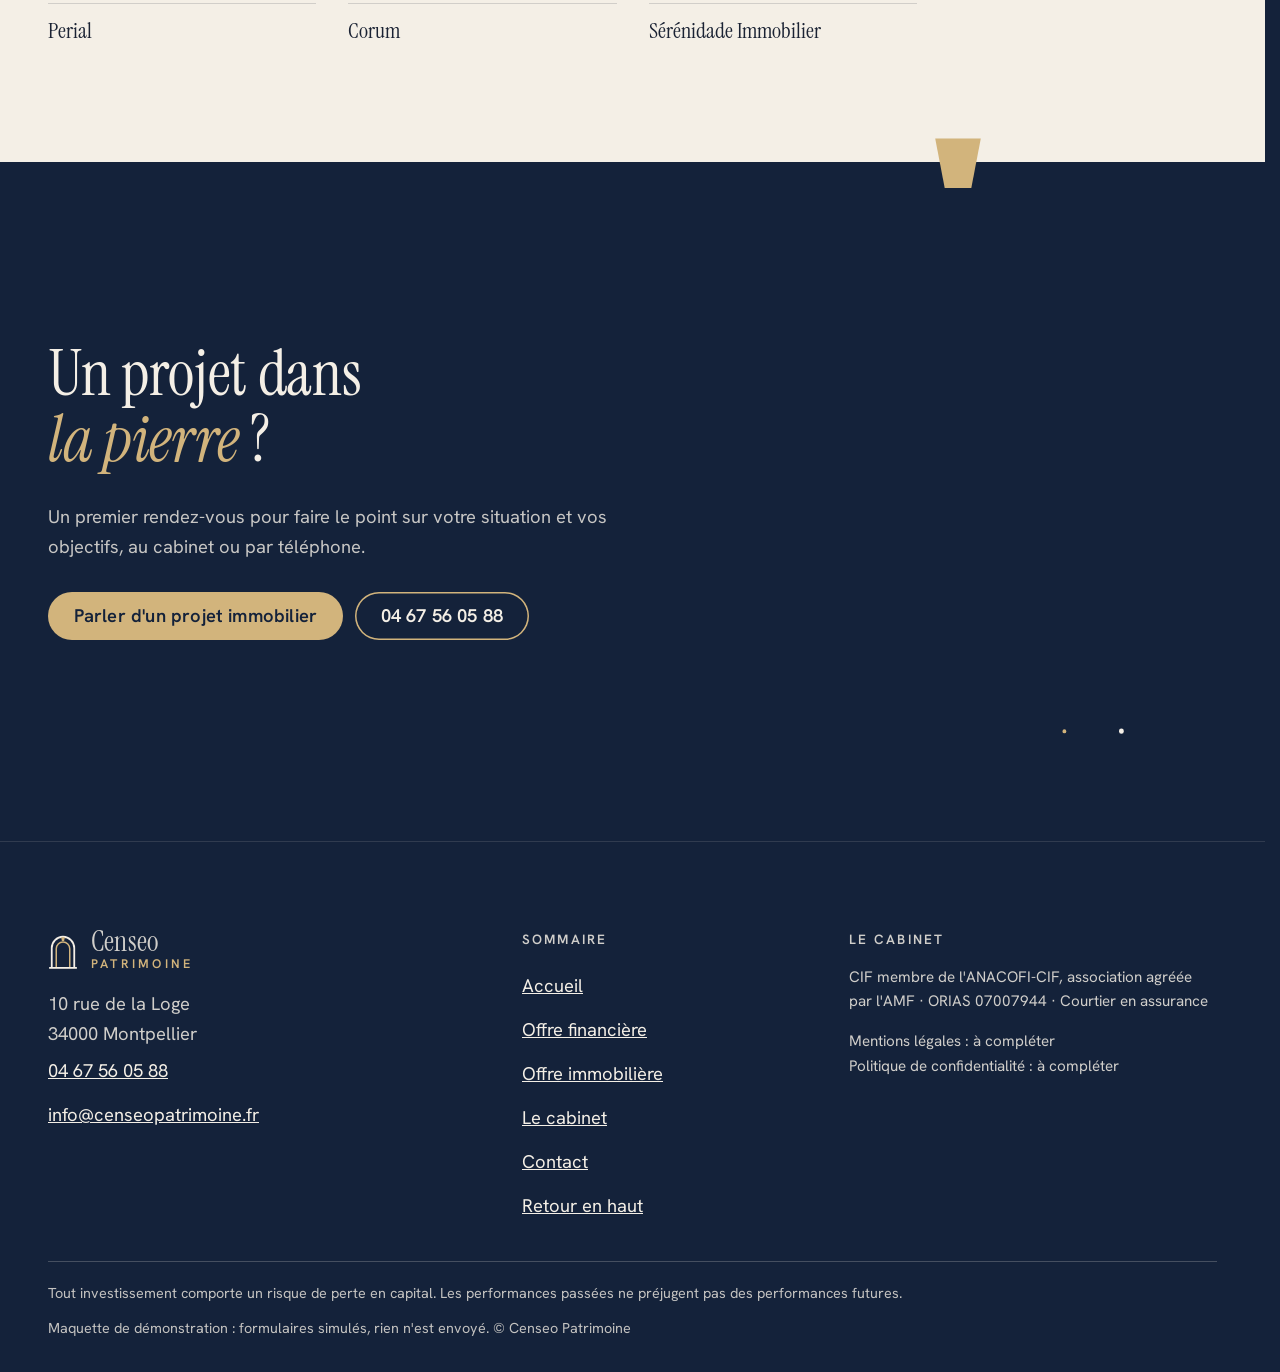
<file: offre-immobiliere.html>
<!doctype html>
<html lang="fr" data-v="1" data-curseur>
<head>
<meta charset="utf-8">
<meta name="viewport" content="width=device-width, initial-scale=1, viewport-fit=cover">
<title>Offre immobilière : Censeo Patrimoine, Montpellier</title>
<meta name="description" content="SCPI, nue-propriété, immobilier direct, crowdfunding immobilier et immobilier aux États-Unis : la pierre, à votre façon.">
<meta name="robots" content="noindex, nofollow">
<link rel="canonical" href="https://censeo-patrimoine-maquette.vercel.app/offre-immobiliere">
<style>:root{--fond:#F4EFE6;--texte:#1A2233;--voile-fond:#14223A;--ouverture-fond:#14223A;--menu-fond:#F4EFE6}:root { --entete-h: 72px; --barres-h: 0px; } html { background: var(--fond); color: var(--texte); scrollbar-gutter: stable; } body { margin: 0; background: var(--fond); } html.js:not(.secours):not([data-arrivee="retour"]) [data-anime] { opacity: 0; } html.js:not(.secours):not([data-arrivee="retour"]) [data-anime].vu { opacity: 1; } [data-voile] { position: fixed; inset: 0; z-index: 900; background: var(--voile-fond); transform: translateY(100%); visibility: hidden; pointer-events: none; } html[data-arrivee="voile"]:not(.voile-leve):not(.secours) [data-voile] { transform: none; visibility: visible; } html.secours [data-voile] { visibility: hidden !important; } .ouverture-panneau { position: fixed; inset: 0; z-index: 850; display: none; place-content: center; justify-items: center; background: var(--ouverture-fond, var(--voile-fond)); color: var(--fond); text-align: center; } html.js[data-arrivee="intro"]:not(.secours):not(.intro-finie) .ouverture-panneau { display: grid; } html.defilement-bloque, html.defilement-bloque body, html.js[data-arrivee="intro"]:not(.secours):not(.intro-finie), html.js[data-arrivee="intro"]:not(.secours):not(.intro-finie) body, html[data-arrivee="voile"]:not(.voile-leve):not(.secours), html[data-arrivee="voile"]:not(.voile-leve):not(.secours) body { overflow: hidden; } html.js[data-arrivee="intro"]:not(.secours):not(.intro-finie) { background-color: var(--ouverture-fond, var(--voile-fond)); } html[data-arrivee="voile"]:not(.voile-leve):not(.secours) { background-color: var(--voile-fond); }</style>
<script>(function () {
var d = document.documentElement, ss = null, ls = null;
try { ss = window.sessionStorage; ls = window.localStorage; } catch (e) {}
d.classList.add('js');
var nav = performance.getEntriesByType ? performance.getEntriesByType('navigation')[0] : null;
var type = nav ? nav.type : 'navigate';
var depart = null;
try { depart = JSON.parse(ss.getItem('socle:depart') || 'null'); ss.removeItem('socle:depart'); } catch (e) {}
if (depart && !(Date.now() - depart.t < 15000)) depart = null;
var mode = type === 'back_forward' ? 'retour' : type === 'reload' ? 'intro' : depart ? 'voile' : 'intro';
d.setAttribute('data-arrivee', mode);
if (mode === 'voile' && depart.couleur) d.style.setProperty('--voile-fond', depart.couleur);
if (type === 'reload' && 'scrollRestoration' in history) {
history.scrollRestoration = 'manual';
}
try {
var choisie = ls && ls.getItem('socle:langue');
var langue = (d.lang || '').slice(0, 2);
if (choisie && choisie !== langue && type === 'navigate' && !depart) {
var alt = document.querySelector('link[rel="alternate"][hreflang="' + choisie + '"]');
if (alt) location.replace(new URL(alt.href).pathname + location.search + location.hash);
}
} catch (e) {}
setTimeout(function () { if (!d.classList.contains('demarre')) d.classList.add('secours'); }, 2000);
})();</script>
<link rel="preload" href="/assets/fonts/instrument-serif-latin-400-normal.woff2" as="font" type="font/woff2" crossorigin>
<link rel="preload" href="/assets/fonts/hanken-grotesk-latin-400-normal.woff2" as="font" type="font/woff2" crossorigin>
<link rel="stylesheet" href="/assets/css/socle.css?v=1">
<link rel="stylesheet" href="/assets/css/site.css?v=1">
<link rel="modulepreload" href="/assets/js/site.js?v=1">
<link rel="modulepreload" href="/assets/js/socle/index.js?v=1">
<script src="/assets/vendor/gsap.min.js" defer></script>
<script src="/assets/vendor/ScrollTrigger.min.js" defer></script>
<script src="/assets/vendor/SplitText.min.js" defer></script>
<script type="module" src="/assets/js/site.js?v=1"></script>
<meta name="theme-color" content="#F4EFE6">
<link rel="icon" href="/assets/images/favicon.svg" type="image/svg+xml">
<link rel="apple-touch-icon" href="/assets/images/apple-touch-icon.png">
<meta property="og:type" content="website">
<meta property="og:site_name" content="Censeo Patrimoine">
<meta property="og:locale" content="fr_FR">
<meta property="og:title" content="Offre immobilière : Censeo Patrimoine, Montpellier">
<meta property="og:description" content="SCPI, nue-propriété, immobilier direct, crowdfunding immobilier et immobilier aux États-Unis : la pierre, à votre façon.">
<meta property="og:url" content="https://censeo-patrimoine-maquette.vercel.app/offre-immobiliere">
<meta property="og:image" content="https://censeo-patrimoine-maquette.vercel.app/assets/partage/offre-immobiliere-fr.jpg">
<meta property="og:image:width" content="1200">
<meta property="og:image:height" content="630">
<meta property="og:image:alt" content="Offre immobilière de Censeo Patrimoine">
<meta name="twitter:card" content="summary_large_image">
<script type="application/ld+json">{"@context":"https://schema.org","@type":"FinancialService","name":"Censeo Patrimoine","url":"https://censeo-patrimoine-maquette.vercel.app/","telephone":"+33467560588","email":"info@censeopatrimoine.fr","foundingDate":"2004","founder":{"@type":"Person","name":"Jean-Marie Kassigian"},"address":{"@type":"PostalAddress","streetAddress":"10 rue de la Loge","postalCode":"34000","addressLocality":"Montpellier","addressCountry":"FR"},"description":"Cabinet de conseil en gestion de patrimoine à Montpellier : diagnostic patrimonial, placements financiers, immobilier et fiscalité. CIF membre de l'ANACOFI-CIF, ORIAS 07007944."}</script>
</head>
<body id="haut">
<div data-voile data-forme="rideau" aria-hidden="true"><div class="voile-contenu"><img src="/assets/images/logo-clair.svg" alt="" width="40" height="48"><span data-voile-libelle>Offre immobilière</span></div></div>
<div class="ouverture-panneau" data-ouverture aria-hidden="true">
  <svg class="ouverture-arche" viewBox="0 0 120 150" width="120" height="150" data-ouverture-objet><path class="arche-ext" d="M8 146V62a52 52 0 0 1 104 0v84" pathLength="1"/><path class="arche-int" d="M26 146V64a34 34 0 0 1 68 0v82" pathLength="1"/><path class="arche-cle" d="M53 6h14l-3 15h-8z"/><path class="arche-sol" d="M0 147h120" pathLength="1"/></svg>
  <p class="ouverture-nom">Cēnseō</p>
  <p class="ouverture-ligne">« j&#39;estime », en latin</p>
</div>
<a class="evitement" href="#contenu">Aller au contenu</a>
<header data-entete>
  <div class="entete-rangee">
    <a class="entete-logo" href="/" data-libelle="Accueil">
      <img src="/assets/images/logo.svg" alt="" width="30" height="36"><span class="logo-mot">Censeo<small>patrimoine</small></span>
    </a>
    <nav data-nav aria-label="Navigation principale">
      <ul><li><a href="/offre-financiere" data-libelle="Offre financière">Offre financière</a></li><li><a href="/offre-immobiliere" data-libelle="Offre immobilière" aria-current="page">Offre immobilière</a></li><li><a href="/cabinet" data-libelle="Le cabinet">Le cabinet</a></li><li><a href="/contact" data-libelle="Contact">Contact</a></li></ul>
    </nav>
    <div class="entete-actions">
      <a class="bouton" href="/contact#rendez-vous" data-libelle="Contact">Prendre rendez-vous</a>
      <button type="button" data-menu-bouton aria-controls="menu" aria-expanded="false" data-libelle-ouvrir="Menu" data-libelle-fermer="Fermer"><span data-libelle-bouton>Menu</span></button>
      <a class="menu-sansjs" href="#menu" data-menu-lien>Menu</a>
    </div>
  </div>
</header>
<script>/* Avant le premier affichage : rangées de la navigation (même règle que ajusterNav dans assets/js/socle/entete.js)
   et hauteur réelle de l'en-tête, pour que rien ne saute quand le JavaScript du site prend la main. */
(function () {
  var h = document.documentElement, u = document.querySelector('[data-nav] ul'), e = document.querySelector('[data-entete]');
  if (u) {
    var deborde = function () { return u.scrollWidth > u.clientWidth + 1; }, c = deborde();
    if (c && window.matchMedia('(min-width: 900px)').matches) {
      h.classList.add('nav-deux-rangees'); c = deborde();
      if (c) { h.classList.add('nav-deux-lignes'); var a = u.querySelector('a'); c = !a || u.getBoundingClientRect().height > a.getBoundingClientRect().height * 2.5; }
      if (c) h.classList.remove('nav-deux-rangees', 'nav-deux-lignes');
    }
    if (c) h.classList.add('nav-compacte');
  }
  if (e) h.style.setProperty('--entete-h', Math.round(e.getBoundingClientRect().height) + 'px');
})();</script>
<span id="menu-ferme" aria-hidden="true"></span>
<div id="menu" data-menu role="dialog" aria-modal="true" aria-label="Menu">
  <p class="menu-sansjs-fermer"><a href="#menu-ferme">Fermer</a></p>
  <ul><li style="--i:0"><a href="/" class="menu-lien" data-libelle="Accueil">Accueil</a></li><li style="--i:1"><a href="/offre-financiere" class="menu-lien" data-libelle="Offre financière">Offre financière</a></li><li style="--i:2"><a href="/offre-immobiliere" class="menu-lien" data-libelle="Offre immobilière" aria-current="page">Offre immobilière</a></li><li style="--i:3"><a href="/cabinet" class="menu-lien" data-libelle="Le cabinet">Le cabinet</a></li><li style="--i:4"><a href="/contact" class="menu-lien" data-libelle="Contact">Contact</a></li></ul>
  <p><a class="bouton" href="tel:+33467560588">Appeler 04 67 56 05 88</a></p>
</div>
<main id="contenu" tabindex="-1">
<section class="ouv ouv--plein" id="debut">
  <div class="ouv-plein-media" data-iris-centre style="--apercu:url([data-uri]);--apercu-m:url([data-uri])"><figure class="media ouv-plein-image" data-grok data-effet="recul" style="--cadrage:50% 50%;--cadrage-mobile:50% 45%">
  <picture><source media="(max-width: 760px) and (orientation: portrait)" srcset="/assets/images/grok/immobiliere-ouverture-mobile-640.webp 640w, /assets/images/grok/immobiliere-ouverture-mobile-1080.webp 1080w" sizes="100vw">
    <img src="/assets/images/grok/immobiliere-ouverture-1280.webp" srcset="/assets/images/grok/immobiliere-ouverture-640.webp 640w, /assets/images/grok/immobiliere-ouverture-1280.webp 1280w, /assets/images/grok/immobiliere-ouverture-1920.webp 1920w" sizes="100vw" alt="Petite place de vieille ville bordée d&#39;immeubles en pierre blonde, au soleil couchant" width="1280" height="720" fetchpriority="high" loading="eager" decoding="async">
  </picture><figcaption class="mention-ia">Illustration générée</figcaption>
</figure><span class="ouv-plein-calque" data-effet="calque-nuit" aria-hidden="true"></span></div>
  <div class="conteneur ouv-plein-texte"><p class="surtitre ouv-suite" data-anime="gsap">Offre immobilière</p><h1 class="ouv-titre" data-anime="gsap"><span class="ouv-masque"><span class="ouv-ligne">La pierre,</span></span><span class="ouv-masque"><span class="ouv-ligne"><em>à votre façon.</em></span></span></h1><p class="ouv-texte-intro ouv-suite masque-ecran-tres-bas" data-anime="gsap">En direct, en parts, en nue-propriété, en financement participatif ou outre-Atlantique : cinq façons d&#39;investir dans l&#39;immobilier.</p>
  <div class="ouv-actions ouv-suite" data-anime="gsap"><a href="/contact?objet=immobilier#rendez-vous" class="bouton bouton--or" data-libelle="Contact" data-action-principale data-survol="magnetique">Parler d&#39;un projet immobilier</a></div>
  <p class="ouv-info ouv-suite" data-anime="gsap" data-info-cle>Agent immobilier local partenaire : plus de 30 ans d&#39;expérience</p></div>
</section>
<nav class="facons conteneur" aria-labelledby="facons-titre">
  <h2 id="facons-titre" class="titre-petit" data-anime="lignes">Cinq façons d&#39;investir</h2>
  <ol class="facons-liste" data-anime="cascade"><li><a href="#scpi" data-sans-transition><span class="sommaire-num">01</span><strong>SCPI</strong><span>L&#39;immobilier en parts</span></a></li><li><a href="#nue-propriete" data-sans-transition><span class="sommaire-num">02</span><strong>Nue-propriété</strong><span>Acheter avec une décote</span></a></li><li><a href="#direct" data-sans-transition><span class="sommaire-num">03</span><strong>Immobilier direct</strong><span>Acheter ou vendre un bien</span></a></li><li><a href="#crowdfunding" data-sans-transition><span class="sommaire-num">04</span><strong>Crowdfunding</strong><span>Financer des opérations</span></a></li><li><a href="#etats-unis" data-sans-transition><span class="sommaire-num">05</span><strong>États-Unis</strong><span>Diversifier hors d&#39;Europe</span></a></li></ol>
</nav>
<section class="scpi conteneur" id="scpi">
  <div class="scpi-grille">
    <figure class="media scpi-media" data-grok data-anime="rideau" style="--cadrage:50% 50%">
  <picture>
    <img src="/assets/images/grok/immobiliere-scpi-800.webp" srcset="/assets/images/grok/immobiliere-scpi-480.webp 480w, /assets/images/grok/immobiliere-scpi-640.webp 640w, /assets/images/grok/immobiliere-scpi-800.webp 800w" sizes="(max-width: 760px) 92vw, 48vw" alt="Immeuble de commerces et de bureaux en centre-ville" width="800" height="533" loading="lazy" decoding="async">
  </picture><figcaption class="mention-ia">Illustration générée</figcaption>
</figure>
    <div>
      <h2 class="titre-section" data-anime="lignes">SCPI : l'immobilier <em>en parts</em>.</h2>
      <p data-anime>Une sélection de sociétés civiles de placement immobilier, gérées par des spécialistes : bureaux, murs de commerces, résidentiel. Vous ne gérez rien, les risques locatifs sont mutualisés.</p>
      <p class="titre-petit" data-anime>Quatre façons de les détenir</p>
      <ul class="pastilles" data-anime="cascade"><li>En direct</li><li>À crédit</li><li>En nue-propriété</li><li>Dans l&#39;assurance vie</li></ul>
    </div>
  </div>
  <div class="scpi-deficit" data-anime>
    <h3>SCPI de déficit foncier</h3>
    <p>Les travaux de rénovation viennent en déduction des revenus fonciers, puis, dans une certaine limite, du revenu global : une solution pour les contribuables fortement imposés.</p>
    <p class="carte-risque">Capital non garanti, revenus variables, liquidité limitée : les parts se conservent sur le long terme.</p>
  </div>
</section>
<section class="nue" id="nue-propriete">
  <div class="conteneur">
    <div class="nue-grille">
      <div>
        <h2 class="titre-section" data-anime="lignes">Nue-propriété : acheter <em>moins cher</em>, posséder plus tard.</h2>
        <p data-anime>Le démembrement temporaire partage la propriété pour une durée fixée dès le départ, souvent une quinzaine d&#39;années. L&#39;usufruitier perçoit les loyers ; vous achetez la nue-propriété avec une décote, et récupérez la pleine propriété à la fin, sans formalités.</p>
        <p data-anime><strong>Pour qui ? Les contribuables fortement imposés qui veulent se constituer un patrimoine sans revenus immédiats.</strong></p>
        <ul class="atouts atouts--clair" data-anime="cascade"><li>Ni gestion, ni loyers à encaisser</li><li>Ni taxe foncière pendant le démembrement</li><li>Pleine propriété à l&#39;échéance</li></ul>
      </div>
      <figure class="media nue-media" data-grok data-fx="parallaxe" style="--cadrage:50% 50%">
  <picture>
    <img src="/assets/images/grok/immobiliere-nue-propriete-800.webp" srcset="/assets/images/grok/immobiliere-nue-propriete-480.webp 480w, /assets/images/grok/immobiliere-nue-propriete-640.webp 640w, /assets/images/grok/immobiliere-nue-propriete-800.webp 800w" sizes="(max-width: 760px) 92vw, 40vw" alt="Séjour vide et lumineux, parquet en chevrons et porte-fenêtre" width="800" height="533" loading="lazy" decoding="async">
  </picture><figcaption class="mention-ia">Illustration générée</figcaption>
</figure>
    </div>
    <figure class="demembrement" data-visuel>
      <figcaption class="demembrement-titre"><span class="etiquette etiquette--clair">Illustratif</span> Le démembrement, année après année</figcaption>
      <div class="demembrement-barre" aria-hidden="true"><span class="dm-nue" data-effet="demembrement"></span><span class="dm-usufruit"></span><span class="dm-pleine">Pleine propriété</span></div>
      <div class="demembrement-axe"><span>Achat</span><span>Échéance</span></div>
      <ul class="demembrement-legende"><li><i style="background:var(--or-clair)"></i>Nue-propriété : votre part</li><li><i style="background:repeating-linear-gradient(135deg,rgba(244,239,230,.4) 0 5px,rgba(244,239,230,.15) 5px 10px)"></i>Usufruit : l&#39;usufruitier perçoit les loyers</li></ul>
      <p class="demembrement-note">Schéma illustratif : la décote et la durée varient selon le bien et le programme.</p>
    </figure>
  </div>
</section>
<section class="direct-crowd conteneur" id="direct">
  <div class="cartes-texte cartes-texte--deux" data-anime="cascade">
    <article class="carte-texte" data-survol="incline" data-survol-force="3"><h2 class="titre-moyen">L'immobilier <em>en direct</em>.</h2><p>Pour acheter ou vendre un bien, le cabinet travaille avec un agent immobilier local qui compte plus de 30 ans d&#39;expérience.</p></article>
    <article class="carte-texte" id="crowdfunding" data-survol="incline" data-survol-force="3"><h2 class="titre-moyen">Le crowdfunding <em>immobilier</em>.</h2><p>Financer des opérations de promotion aux côtés d&#39;autres investisseurs, sur une durée courte et connue d&#39;avance. Un placement risqué : perte en capital possible, retard ou défaut de l&#39;opérateur.</p></article>
  </div>
</section>
<section class="usa conteneur" id="etats-unis">
  <div class="usa-grille">
    <div>
      <h2 class="titre-section" data-anime="lignes">Investir <em>aux États-Unis</em>.</h2>
      <p data-anime>Pour diversifier hors d&#39;Europe, le cabinet accompagne l&#39;achat de biens locatifs aux États-Unis, de A à Z, avec des gestionnaires locaux qui comptent au moins dix ans d&#39;expérience.</p>
      <p class="usa-villes" data-anime="mots">Orlando · Tampa · Memphis · Los Angeles</p>
      <p class="carte-risque" data-anime>Risque de change, fiscalité américaine et française, gestion à distance : à étudier avant tout achat.</p>
    </div>
    <figure class="media usa-media" data-grok data-fx="zoom" style="--cadrage:50% 50%">
  <picture>
    <img src="/assets/images/grok/immobiliere-usa-800.webp" srcset="/assets/images/grok/immobiliere-usa-480.webp 480w, /assets/images/grok/immobiliere-usa-640.webp 640w, /assets/images/grok/immobiliere-usa-800.webp 800w" sizes="(max-width: 760px) 92vw, 44vw" alt="Maison individuelle de plain-pied avec pelouse et palmiers" width="800" height="533" loading="lazy" decoding="async">
  </picture><figcaption class="mention-ia">Illustration générée</figcaption>
</figure>
  </div>
</section>
<div class="partenaires-liste conteneur">
  <h2 class="titre-petit" data-anime="lignes">Partenaires immobiliers cités par le cabinet</h2>
  <ul data-anime="cascade"><li>Sofidy</li><li>Perial</li><li>InterGestion</li><li>Corum</li><li>Altixia</li><li>Sérénidade Immobilier</li></ul>
</div>
<section class="fin" id="rendez-vous-final">
  <div class="conteneur fin-grille">
    <div class="fin-texte">
      <h2 class="titre-section" data-anime="lignes">Un projet dans <em>la pierre</em> ?</h2>
      <p data-anime>Un premier rendez-vous pour faire le point sur votre situation et vos objectifs, au cabinet ou par téléphone.</p>
      <p class="fin-actions" data-anime><a href="/contact?objet=immobilier#rendez-vous" class="bouton bouton--or" data-libelle="Contact" data-survol="magnetique">Parler d&#39;un projet immobilier</a><a class="bouton bouton--contour-clair" href="tel:+33467560588">04 67 56 05 88</a></p>
    </div>
    <div class="fin-visuel" data-visuel aria-hidden="true"><svg viewBox="0 0 200 250" data-effet="cle-de-voute"><path class="cv-ext" d="M14 246V104a86 86 0 0 1 172 0v142" pathLength="1"/><path class="cv-int" d="M44 246V106a56 56 0 0 1 112 0v140" pathLength="1"/><path class="cv-sol" d="M0 247h200" pathLength="1"/><path class="cv-cle" d="M88 4h24l-5 26H93z"/></svg></div>
  </div>
</section>
</main>
<footer class="pied" id="pied">
  <div class="conteneur pied-grille">
    <div class="pied-marque">
      <p class="pied-logo"><img src="/assets/images/logo-clair.svg" alt="" width="30" height="36"><span class="logo-mot">Censeo<small>patrimoine</small></span></p>
      <p>10 rue de la Loge<br>34000 Montpellier<br><a href="tel:+33467560588">04 67 56 05 88</a><br><a href="mailto:info@censeopatrimoine.fr">info@censeopatrimoine.fr</a></p>
    </div>
    <nav aria-label="Sommaire">
      <p class="pied-titre">Sommaire</p>
      <ul><li><a href="/" data-libelle="Accueil">Accueil</a></li><li><a href="/offre-financiere" data-libelle="Offre financière">Offre financière</a></li><li><a href="/offre-immobiliere" data-libelle="Offre immobilière" aria-current="page">Offre immobilière</a></li><li><a href="/cabinet" data-libelle="Le cabinet">Le cabinet</a></li><li><a href="/contact" data-libelle="Contact">Contact</a></li><li><a href="#haut" data-sans-transition>Retour en haut</a></li></ul>
    </nav>
    <div>
      <p class="pied-titre">Le cabinet</p>
      <p class="pied-statuts">CIF membre de l&#39;ANACOFI-CIF, association agréée par l&#39;AMF · ORIAS 07007944 · Courtier en assurance</p>
      <p class="pied-legal"><span>Mentions légales : à compléter</span><br><span>Politique de confidentialité : à compléter</span></p>
    </div>
  </div>
  <div class="conteneur pied-bas"><p>Tout investissement comporte un risque de perte en capital. Les performances passées ne préjugent pas des performances futures.</p><p>Maquette de démonstration : formulaires simulés, rien n&#39;est envoyé. © Censeo Patrimoine</p></div>
</footer>
<div data-barre-fixe>
  <a class="bouton bouton--contour" href="tel:+33467560588">Appeler</a>
  <a class="bouton" href="/contact#rendez-vous" data-libelle="Contact">Prendre rendez-vous</a>
</div>
</body>
</html>
</file>
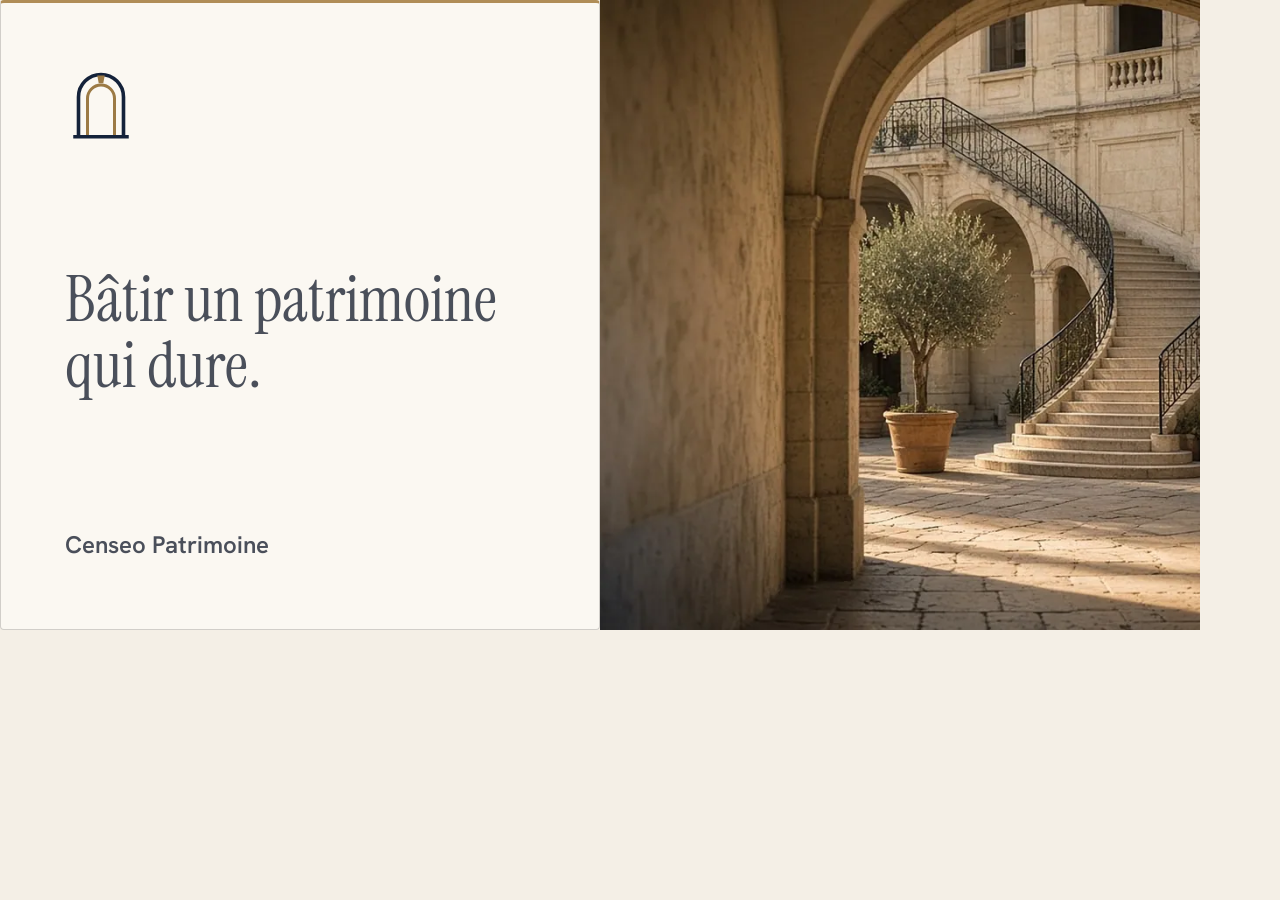
<file: _partage/accueil-fr.html>
<!doctype html>
<html lang="fr"><head><meta charset="utf-8">
<link rel="stylesheet" href="/assets/css/socle.css"><link rel="stylesheet" href="/assets/css/site.css">
<style>:root{--fond:#F4EFE6;--texte:#1A2233}
html,body{margin:0;width:1200px;height:630px;overflow:hidden;background:var(--fond);color:var(--texte)}
.carte{display:grid;grid-template-columns:1fr 1fr;width:1200px;height:630px}
.carte-texte{display:flex;flex-direction:column;justify-content:space-between;padding:64px}
.carte-texte img{width:72px;height:72px}
.carte-titre{font-family:var(--police-titres);font-size:64px;line-height:1.02;margin:0;text-wrap:balance}
.carte-nom{font-size:24px;font-weight:600;margin:0}
.carte-image{background:center/cover no-repeat}</style>
</head><body>
<div class="carte">
  <div class="carte-texte">
    <img src="/assets/images/logo.svg" alt="">
    <p class="carte-titre">Bâtir un patrimoine qui dure.</p>
    <p class="carte-nom">Censeo Patrimoine</p>
  </div>
  <div class="carte-image" style="background-image:url('/assets/images/grok/accueil-ouverture-1280.webp')"></div>
</div>
</body></html>
</file>
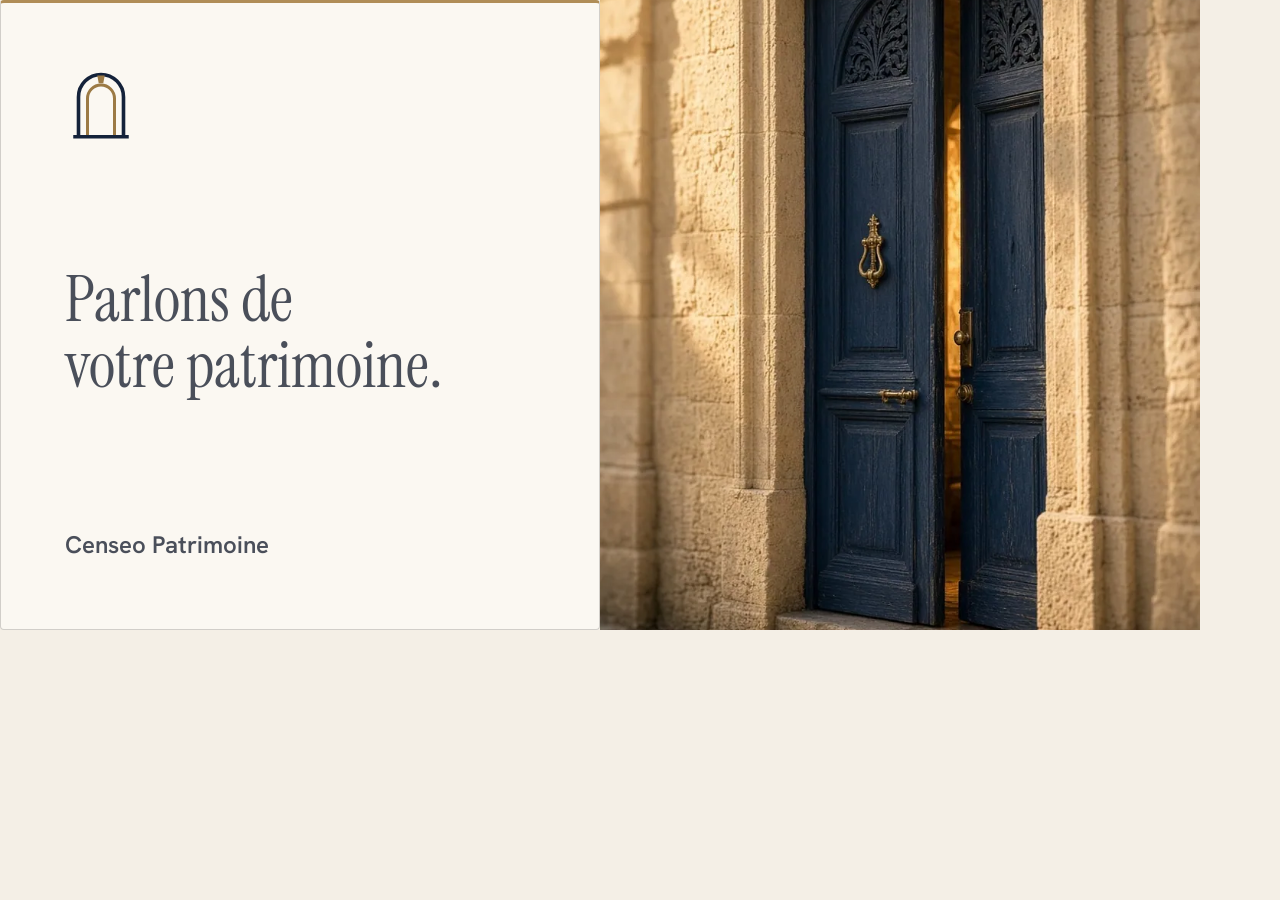
<file: _partage/contact-fr.html>
<!doctype html>
<html lang="fr"><head><meta charset="utf-8">
<link rel="stylesheet" href="/assets/css/socle.css"><link rel="stylesheet" href="/assets/css/site.css">
<style>:root{--fond:#F4EFE6;--texte:#1A2233}
html,body{margin:0;width:1200px;height:630px;overflow:hidden;background:var(--fond);color:var(--texte)}
.carte{display:grid;grid-template-columns:1fr 1fr;width:1200px;height:630px}
.carte-texte{display:flex;flex-direction:column;justify-content:space-between;padding:64px}
.carte-texte img{width:72px;height:72px}
.carte-titre{font-family:var(--police-titres);font-size:64px;line-height:1.02;margin:0;text-wrap:balance}
.carte-nom{font-size:24px;font-weight:600;margin:0}
.carte-image{background:center/cover no-repeat}</style>
</head><body>
<div class="carte">
  <div class="carte-texte">
    <img src="/assets/images/logo.svg" alt="">
    <p class="carte-titre">Parlons de votre patrimoine.</p>
    <p class="carte-nom">Censeo Patrimoine</p>
  </div>
  <div class="carte-image" style="background-image:url('/assets/images/grok/contact-porte-784.webp')"></div>
</div>
</body></html>
</file>
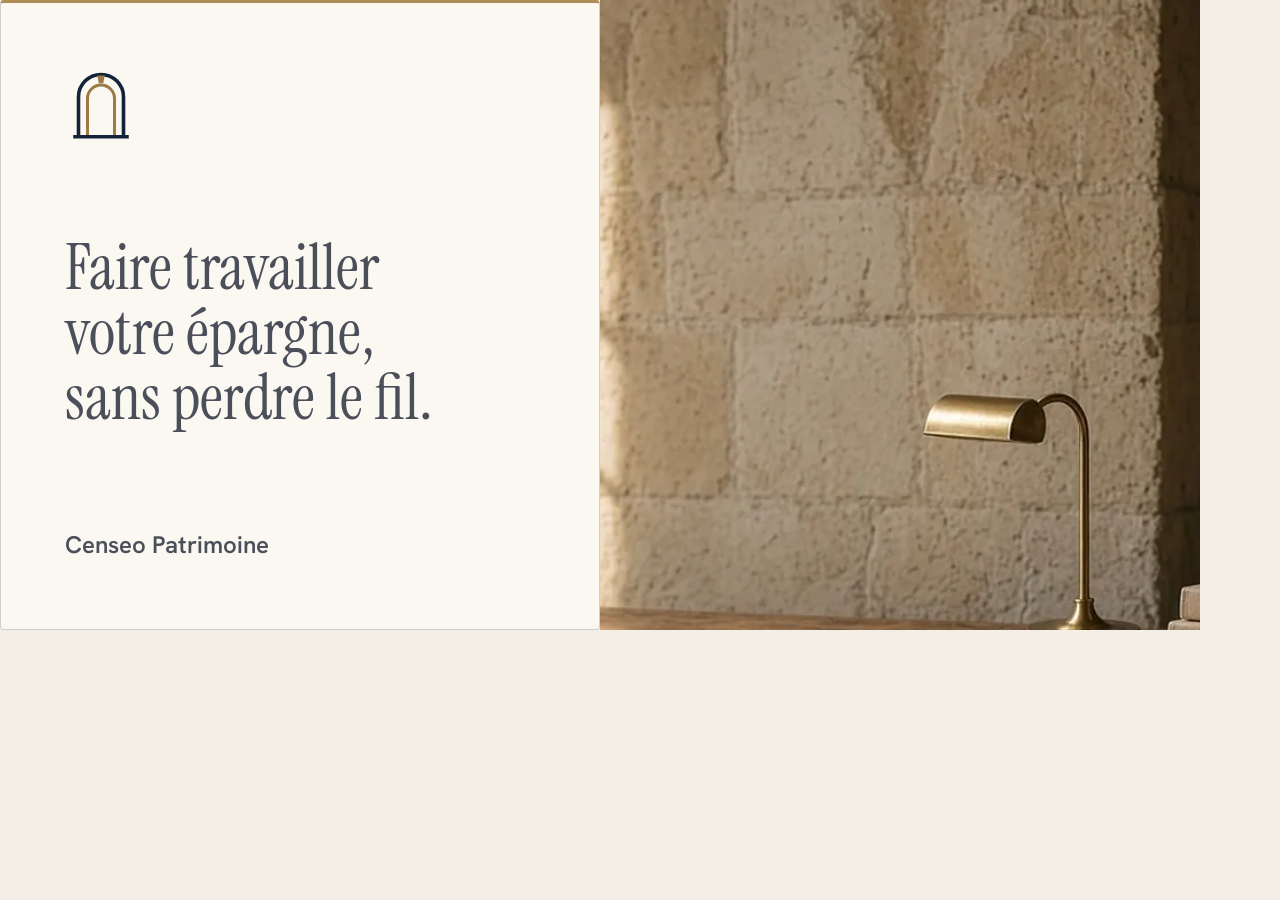
<file: _partage/offre-financiere-fr.html>
<!doctype html>
<html lang="fr"><head><meta charset="utf-8">
<link rel="stylesheet" href="/assets/css/socle.css"><link rel="stylesheet" href="/assets/css/site.css">
<style>:root{--fond:#F4EFE6;--texte:#1A2233}
html,body{margin:0;width:1200px;height:630px;overflow:hidden;background:var(--fond);color:var(--texte)}
.carte{display:grid;grid-template-columns:1fr 1fr;width:1200px;height:630px}
.carte-texte{display:flex;flex-direction:column;justify-content:space-between;padding:64px}
.carte-texte img{width:72px;height:72px}
.carte-titre{font-family:var(--police-titres);font-size:64px;line-height:1.02;margin:0;text-wrap:balance}
.carte-nom{font-size:24px;font-weight:600;margin:0}
.carte-image{background:center/cover no-repeat}</style>
</head><body>
<div class="carte">
  <div class="carte-texte">
    <img src="/assets/images/logo.svg" alt="">
    <p class="carte-titre">Faire travailler votre épargne, sans perdre le fil.</p>
    <p class="carte-nom">Censeo Patrimoine</p>
  </div>
  <div class="carte-image" style="background-image:url('/assets/images/grok/financiere-ouverture-1280.webp')"></div>
</div>
</body></html>
</file>
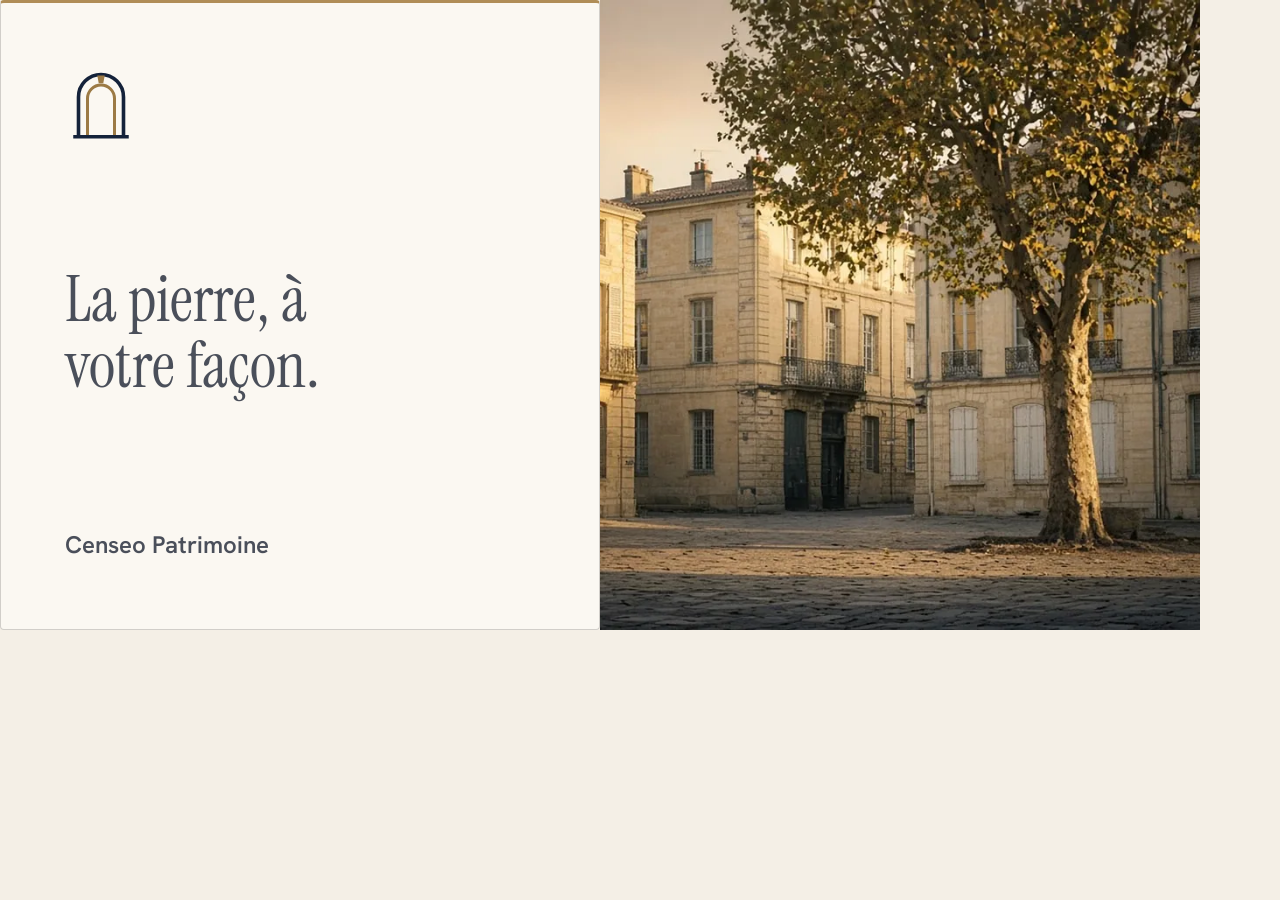
<file: _partage/offre-immobiliere-fr.html>
<!doctype html>
<html lang="fr"><head><meta charset="utf-8">
<link rel="stylesheet" href="/assets/css/socle.css"><link rel="stylesheet" href="/assets/css/site.css">
<style>:root{--fond:#F4EFE6;--texte:#1A2233}
html,body{margin:0;width:1200px;height:630px;overflow:hidden;background:var(--fond);color:var(--texte)}
.carte{display:grid;grid-template-columns:1fr 1fr;width:1200px;height:630px}
.carte-texte{display:flex;flex-direction:column;justify-content:space-between;padding:64px}
.carte-texte img{width:72px;height:72px}
.carte-titre{font-family:var(--police-titres);font-size:64px;line-height:1.02;margin:0;text-wrap:balance}
.carte-nom{font-size:24px;font-weight:600;margin:0}
.carte-image{background:center/cover no-repeat}</style>
</head><body>
<div class="carte">
  <div class="carte-texte">
    <img src="/assets/images/logo.svg" alt="">
    <p class="carte-titre">La pierre, à votre façon.</p>
    <p class="carte-nom">Censeo Patrimoine</p>
  </div>
  <div class="carte-image" style="background-image:url('/assets/images/grok/immobiliere-ouverture-1280.webp')"></div>
</div>
</body></html>
</file>
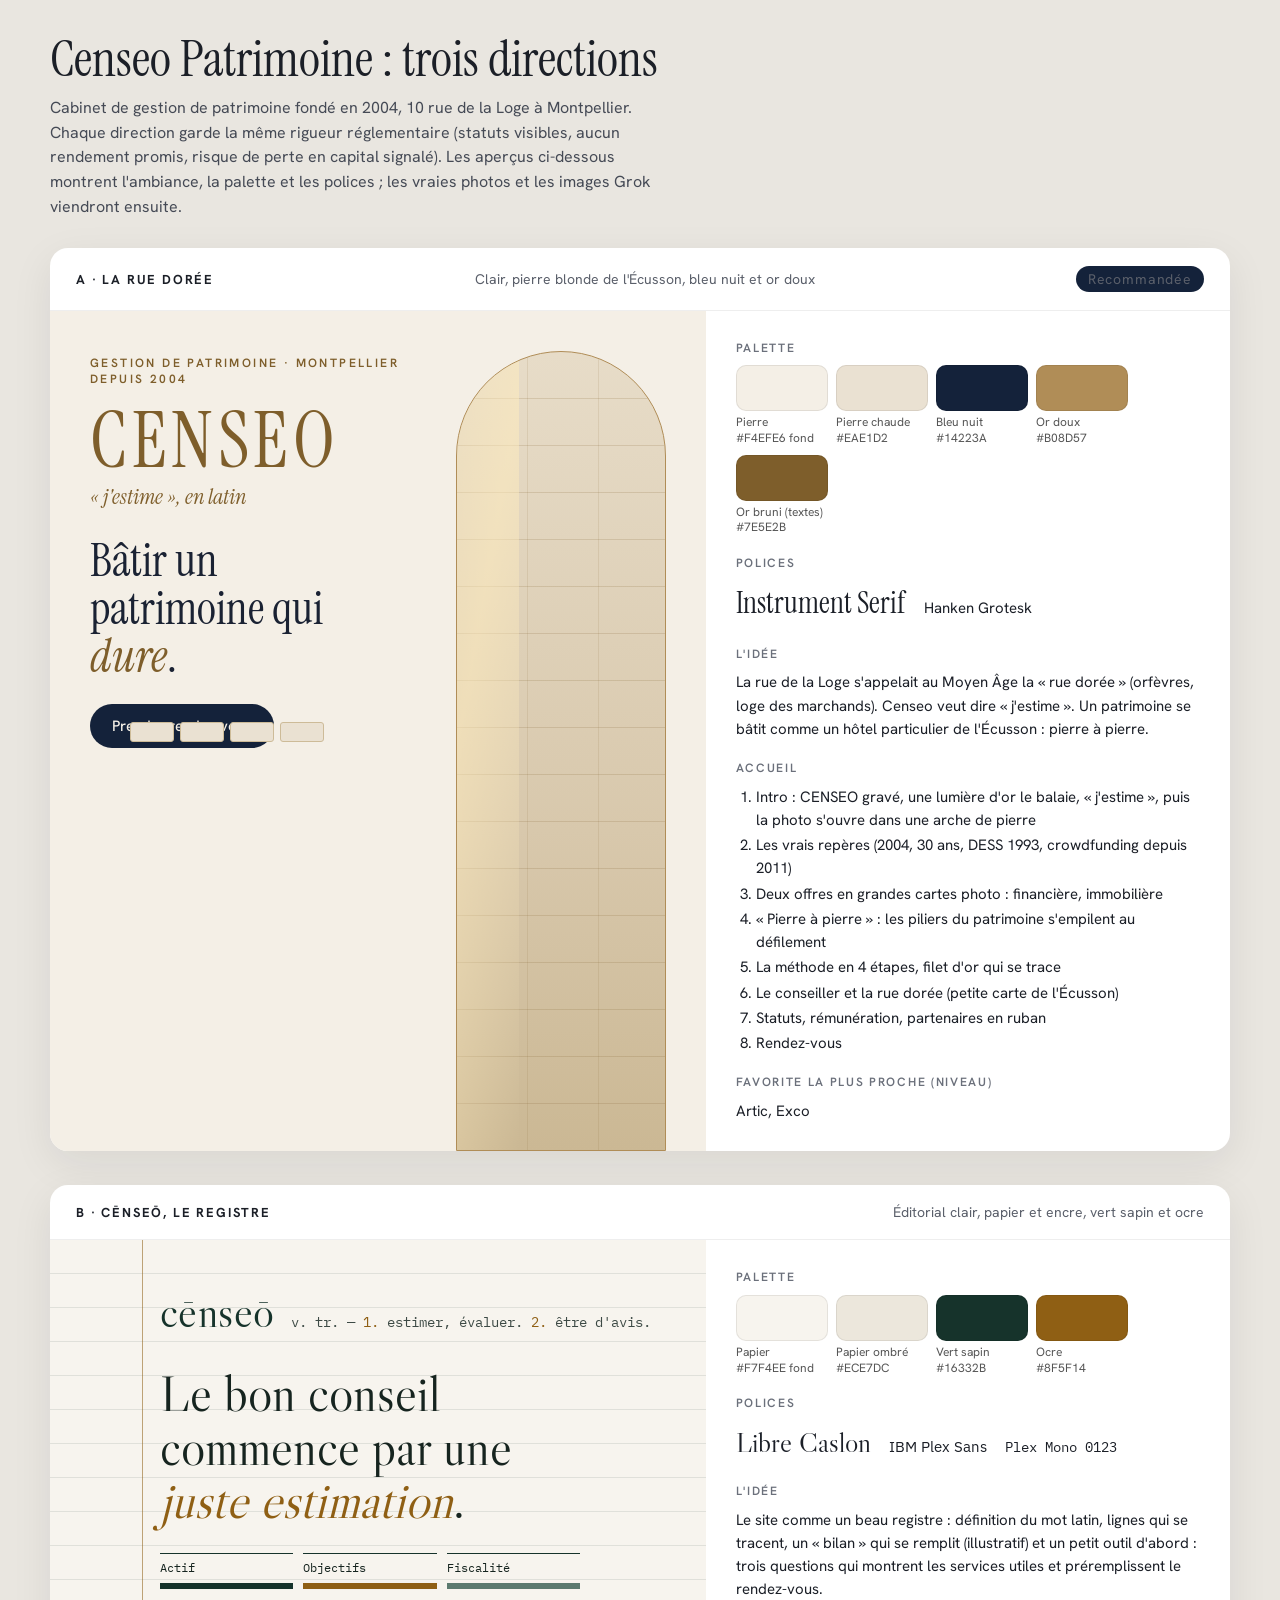
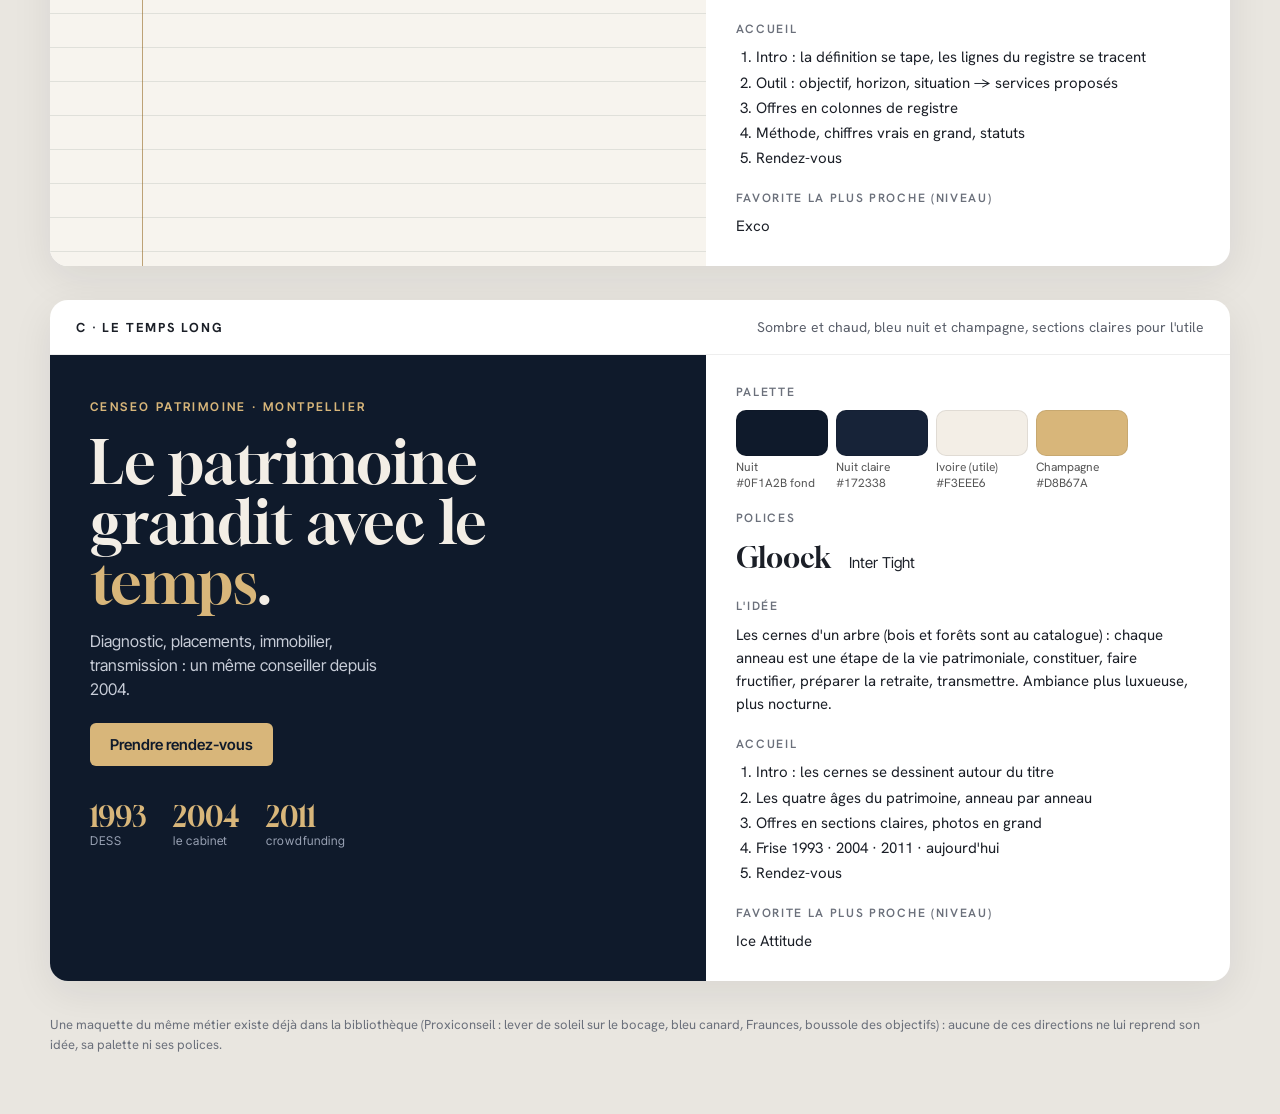
<file: _suivi/directions.html>
<!DOCTYPE html>
<html lang="fr">
<head>
<meta charset="utf-8">
<meta name="viewport" content="width=device-width, initial-scale=1">
<title>Censeo Patrimoine — trois directions</title>
<link rel="preconnect" href="https://fonts.googleapis.com">
<link rel="preconnect" href="https://fonts.gstatic.com" crossorigin>
<link href="https://fonts.googleapis.com/css2?family=Instrument+Serif:ital@0;1&family=Hanken+Grotesk:wght@400;500;600&family=Libre+Caslon+Display&family=IBM+Plex+Sans:wght@400;500&family=IBM+Plex+Mono:wght@400;500&family=Gloock&family=Inter+Tight:wght@400;500;600&display=swap" rel="stylesheet">
<style>
  *{box-sizing:border-box;margin:0}
  body{font-family:"Hanken Grotesk",system-ui,sans-serif;background:#e9e6e0;color:#1b1f27;padding:32px 20px 60px}
  header.top{max-width:1180px;margin:0 auto 28px}
  header.top h1{font-family:"Instrument Serif",serif;font-weight:400;font-size:clamp(2rem,4vw,3.2rem);line-height:1.05}
  header.top p{margin-top:10px;max-width:70ch;font-size:16px;line-height:1.55;color:#454a55}
  .dir{max-width:1180px;margin:0 auto 34px;border-radius:18px;overflow:hidden;background:#fff;box-shadow:0 12px 40px rgba(20,25,35,.08)}
  .bandeau{display:flex;justify-content:space-between;align-items:baseline;gap:16px;padding:18px 26px;border-bottom:1px solid #eee;flex-wrap:wrap}
  .bandeau b{font-size:13px;letter-spacing:.14em;text-transform:uppercase}
  .bandeau span{font-size:14px;color:#5a5f6a}
  .reco{background:#14223A;color:#F4EFE6;border-radius:99px;padding:4px 12px;font-size:12px;letter-spacing:.06em}
  .grille{display:grid;grid-template-columns:minmax(0,1.25fr) minmax(0,1fr)}
  @media (max-width:860px){.grille{grid-template-columns:minmax(0,1fr)}}
  .apercu{position:relative;min-height:420px;padding:44px 40px;overflow:hidden}
  .infos{padding:28px 30px;font-size:15px;line-height:1.55}
  .infos h3{font-size:12px;letter-spacing:.14em;text-transform:uppercase;color:#6b707b;margin:18px 0 8px;font-weight:600}
  .infos h3:first-child{margin-top:0}
  .infos ol{padding-left:20px}
  .infos li{margin:2px 0}
  .pastilles{display:flex;gap:8px;flex-wrap:wrap}
  .pastille{width:92px}
  .pastille i{display:block;height:46px;border-radius:10px;border:1px solid rgba(0,0,0,.08)}
  .pastille small{display:block;font-size:12px;margin-top:4px;color:#555;line-height:1.3}
  .specimen{display:flex;gap:18px;align-items:baseline;flex-wrap:wrap}

  /* A — Rue dorée */
  .a .apercu{background:#F4EFE6;color:#1A2233}
  .a .arche{position:absolute;right:40px;top:40px;bottom:0;width:38%;border-radius:999px 999px 0 0;background:linear-gradient(180deg,#e7dcc8,#d8c8ac 60%,#cbb894);border:1.5px solid #B08D57;overflow:hidden}
  .a .arche::before{content:"";position:absolute;inset:0;background:repeating-linear-gradient(0deg,transparent 0 46px,rgba(126,94,43,.18) 46px 47px),repeating-linear-gradient(90deg,transparent 0 70px,rgba(126,94,43,.12) 70px 71px)}
  .a .arche::after{content:"";position:absolute;left:-30%;top:0;width:60%;height:100%;background:linear-gradient(100deg,transparent,rgba(255,236,190,.55),transparent);animation:luire 4.5s ease-in-out infinite}
  @keyframes luire{0%{transform:translateX(0)}60%,100%{transform:translateX(260%)}}
  .a .apercu > :not(.arche){position:relative;z-index:1}
  .a .arche{width:32%}
  .a .sur{max-width:56%;font-size:12px;letter-spacing:.2em;text-transform:uppercase;color:#7E5E2B;font-weight:600}
  .a .mot{font-family:"Instrument Serif",serif;font-size:clamp(3rem,6vw,5.2rem);line-height:.95;letter-spacing:.06em;margin-top:18px;background:linear-gradient(100deg,#7E5E2B 20%,#E3C68F 45%,#7E5E2B 70%);background-size:220% 100%;-webkit-background-clip:text;background-clip:text;color:transparent;animation:or 4.5s ease-in-out infinite}
  @keyframes or{0%{background-position:100% 0}60%,100%{background-position:-20% 0}}
  .a .trad{font-family:"Instrument Serif",serif;font-style:italic;font-size:22px;color:#7E5E2B;margin-top:4px}
  .a .titre{font-family:"Instrument Serif",serif;font-size:clamp(2rem,3.6vw,3.1rem);line-height:1.04;max-width:12ch;margin-top:26px}
  .a .titre em{color:#7E5E2B}
  .a .btn{display:inline-block;margin-top:24px;background:#14223A;color:#F4EFE6;border-radius:99px;padding:12px 22px;font-size:15px;font-weight:500}
  .a .pierres{position:absolute;left:40px;bottom:26px;display:flex;gap:6px}
  .a .pierres i{display:block;width:44px;height:20px;border-radius:3px;background:#EAE1D2;border:1px solid #cdbb98;animation:pose 3s ease-in-out infinite}
  .a .pierres i:nth-child(2){animation-delay:.25s}.a .pierres i:nth-child(3){animation-delay:.5s}.a .pierres i:nth-child(4){animation-delay:.75s}
  @keyframes pose{0%,100%{transform:translateY(0)}40%{transform:translateY(-8px)}}

  /* B — Cēnseō */
  .b .apercu{background:#F7F4EE;color:#16241F}
  .b .regles{position:absolute;inset:0;background:repeating-linear-gradient(180deg,transparent 0 33px,rgba(22,51,43,.10) 33px 34px)}
  .b .marge{position:absolute;left:92px;top:0;bottom:0;width:1px;background:#8F5F14;opacity:.55}
  .b .entree{position:relative;margin-left:70px;font-family:"IBM Plex Mono",monospace;font-size:14px;color:#3d4a45}
  .b .entree b{font-family:"Libre Caslon Display",serif;font-weight:400;font-size:44px;color:#16332B;letter-spacing:.01em}
  .b .entree em{font-style:normal;color:#8F5F14}
  .b .titre{position:relative;margin:28px 0 0 70px;font-family:"Libre Caslon Display",serif;font-size:clamp(2.2rem,4vw,3.5rem);line-height:1.04;max-width:13ch;color:#16241F}
  .b .titre span{color:#8F5F14;font-style:italic}
  .b .bilan{position:relative;margin:26px 0 0 70px;display:grid;grid-template-columns:repeat(3,minmax(0,1fr));gap:10px;max-width:420px;font-family:"IBM Plex Mono",monospace;font-size:12px}
  .b .bilan div{border-top:1.5px solid #16332B;padding-top:6px}
  .b .bilan i{display:block;height:6px;background:#16332B;margin-top:8px;transform-origin:left;animation:remplir 3.2s ease-in-out infinite}
  .b .bilan div:nth-child(2) i{animation-delay:.3s;background:#8F5F14}
  .b .bilan div:nth-child(3) i{animation-delay:.6s;background:#5c7a6f}
  @keyframes remplir{0%{transform:scaleX(.05)}50%,100%{transform:scaleX(1)}}

  /* C — Le temps long */
  .c .apercu{background:#0F1A2B;color:#F3EEE6}
  .c svg.cernes{position:absolute;right:-60px;top:50%;transform:translateY(-50%);width:460px;height:460px}
  .c svg.cernes circle{fill:none;stroke:#D8B67A;stroke-width:1;opacity:.55;stroke-dasharray:1400;stroke-dashoffset:1400;animation:trace 5s ease-out infinite}
  @keyframes trace{0%{stroke-dashoffset:1400}55%,100%{stroke-dashoffset:0}}
  .c .sur{position:relative;font-size:12px;letter-spacing:.2em;text-transform:uppercase;color:#D8B67A;font-family:"Inter Tight",sans-serif;font-weight:600}
  .c .titre{position:relative;font-family:"Gloock",serif;font-size:clamp(2.4rem,4.6vw,3.9rem);line-height:1.02;max-width:11ch;margin-top:18px}
  .c .titre em{font-style:normal;color:#D8B67A}
  .c .texte{position:relative;font-family:"Inter Tight",sans-serif;max-width:36ch;margin-top:16px;color:#c8cdd8;font-size:16px;line-height:1.5}
  .c .btn{position:relative;display:inline-block;margin-top:22px;background:#D8B67A;color:#0F1A2B;border-radius:6px;padding:12px 20px;font-family:"Inter Tight",sans-serif;font-weight:600;font-size:15px}
  .c .dates{position:relative;display:flex;gap:26px;margin-top:34px;font-family:"Gloock",serif;font-size:28px;color:#D8B67A}
  .c .dates small{display:block;font-family:"Inter Tight",sans-serif;font-size:12px;color:#9AA3B5;letter-spacing:.06em}
  footer{max-width:1180px;margin:10px auto 0;font-size:13px;color:#6b707b;line-height:1.5}
</style>
</head>
<body>
<header class="top">
  <h1>Censeo Patrimoine : trois directions</h1>
  <p>Cabinet de gestion de patrimoine fondé en 2004, 10 rue de la Loge à Montpellier. Chaque direction garde la même rigueur réglementaire (statuts visibles, aucun rendement promis, risque de perte en capital signalé). Les aperçus ci-dessous montrent l'ambiance, la palette et les polices ; les vraies photos et les images Grok viendront ensuite.</p>
</header>

<section class="dir a">
  <div class="bandeau"><b>A · La rue dorée</b><span>Clair, pierre blonde de l'Écusson, bleu nuit et or doux</span><span class="reco">Recommandée</span></div>
  <div class="grille">
    <div class="apercu">
      <div class="arche"></div>
      <div class="sur">Gestion de patrimoine · Montpellier depuis 2004</div>
      <div class="mot">CENSEO</div>
      <div class="trad">« j'estime », en latin</div>
      <div class="titre">Bâtir un patrimoine qui <em>dure</em>.</div>
      <span class="btn">Prendre rendez-vous</span>
      <div class="pierres"><i></i><i></i><i></i><i></i></div>
    </div>
    <div class="infos">
      <h3>Palette</h3>
      <div class="pastilles">
        <div class="pastille"><i style="background:#F4EFE6"></i><small>Pierre<br>#F4EFE6 fond</small></div>
        <div class="pastille"><i style="background:#EAE1D2"></i><small>Pierre chaude<br>#EAE1D2</small></div>
        <div class="pastille"><i style="background:#14223A"></i><small>Bleu nuit<br>#14223A</small></div>
        <div class="pastille"><i style="background:#B08D57"></i><small>Or doux<br>#B08D57</small></div>
        <div class="pastille"><i style="background:#7E5E2B"></i><small>Or bruni (textes)<br>#7E5E2B</small></div>
      </div>
      <h3>Polices</h3>
      <div class="specimen"><span style="font-family:'Instrument Serif';font-size:30px">Instrument Serif</span><span>Hanken Grotesk</span></div>
      <h3>L'idée</h3>
      <p>La rue de la Loge s'appelait au Moyen Âge la « rue dorée » (orfèvres, loge des marchands). Censeo veut dire « j'estime ». Un patrimoine se bâtit comme un hôtel particulier de l'Écusson : pierre à pierre.</p>
      <h3>Accueil</h3>
      <ol>
        <li>Intro : CENSEO gravé, une lumière d'or le balaie, « j'estime », puis la photo s'ouvre dans une arche de pierre</li>
        <li>Les vrais repères (2004, 30 ans, DESS 1993, crowdfunding depuis 2011)</li>
        <li>Deux offres en grandes cartes photo : financière, immobilière</li>
        <li>« Pierre à pierre » : les piliers du patrimoine s'empilent au défilement</li>
        <li>La méthode en 4 étapes, filet d'or qui se trace</li>
        <li>Le conseiller et la rue dorée (petite carte de l'Écusson)</li>
        <li>Statuts, rémunération, partenaires en ruban</li>
        <li>Rendez-vous</li>
      </ol>
      <h3>Favorite la plus proche (niveau)</h3><p>Artic, Exco</p>
    </div>
  </div>
</section>

<section class="dir b">
  <div class="bandeau"><b>B · Cēnseō, le registre</b><span>Éditorial clair, papier et encre, vert sapin et ocre</span></div>
  <div class="grille">
    <div class="apercu">
      <div class="regles"></div><div class="marge"></div>
      <div class="entree"><b>cēnseō</b> &nbsp;v. tr. — <em>1.</em> estimer, évaluer. <em>2.</em> être d'avis.</div>
      <div class="titre">Le bon conseil commence par une <span>juste estimation</span>.</div>
      <div class="bilan"><div>Actif<i></i></div><div>Objectifs<i></i></div><div>Fiscalité<i></i></div></div>
    </div>
    <div class="infos">
      <h3>Palette</h3>
      <div class="pastilles">
        <div class="pastille"><i style="background:#F7F4EE"></i><small>Papier<br>#F7F4EE fond</small></div>
        <div class="pastille"><i style="background:#ECE7DC"></i><small>Papier ombré<br>#ECE7DC</small></div>
        <div class="pastille"><i style="background:#16332B"></i><small>Vert sapin<br>#16332B</small></div>
        <div class="pastille"><i style="background:#8F5F14"></i><small>Ocre<br>#8F5F14</small></div>
      </div>
      <h3>Polices</h3>
      <div class="specimen"><span style="font-family:'Libre Caslon Display';font-size:28px">Libre Caslon</span><span style="font-family:'IBM Plex Sans'">IBM Plex Sans</span><span style="font-family:'IBM Plex Mono';font-size:14px">Plex Mono 0123</span></div>
      <h3>L'idée</h3>
      <p>Le site comme un beau registre : définition du mot latin, lignes qui se tracent, un « bilan » qui se remplit (illustratif) et un petit outil d'abord : trois questions qui montrent les services utiles et préremplissent le rendez-vous.</p>
      <h3>Accueil</h3>
      <ol>
        <li>Intro : la définition se tape, les lignes du registre se tracent</li>
        <li>Outil : objectif, horizon, situation → services proposés</li>
        <li>Offres en colonnes de registre</li>
        <li>Méthode, chiffres vrais en grand, statuts</li>
        <li>Rendez-vous</li>
      </ol>
      <h3>Favorite la plus proche (niveau)</h3><p>Exco</p>
    </div>
  </div>
</section>

<section class="dir c">
  <div class="bandeau"><b>C · Le temps long</b><span>Sombre et chaud, bleu nuit et champagne, sections claires pour l'utile</span></div>
  <div class="grille">
    <div class="apercu">
      <svg class="cernes" viewBox="0 0 460 460" aria-hidden="true">
        <circle cx="230" cy="230" r="30"/><circle cx="230" cy="230" r="58" style="animation-delay:.2s"/><circle cx="230" cy="230" r="90" style="animation-delay:.4s"/><circle cx="230" cy="230" r="126" style="animation-delay:.6s"/><circle cx="230" cy="230" r="166" style="animation-delay:.8s"/><circle cx="230" cy="230" r="210" style="animation-delay:1s"/>
      </svg>
      <div class="sur">Censeo Patrimoine · Montpellier</div>
      <div class="titre">Le patrimoine grandit avec le <em>temps</em>.</div>
      <div class="texte">Diagnostic, placements, immobilier, transmission : un même conseiller depuis 2004.</div>
      <span class="btn">Prendre rendez-vous</span>
      <div class="dates"><div>1993<small>DESS</small></div><div>2004<small>le cabinet</small></div><div>2011<small>crowdfunding</small></div></div>
    </div>
    <div class="infos">
      <h3>Palette</h3>
      <div class="pastilles">
        <div class="pastille"><i style="background:#0F1A2B"></i><small>Nuit<br>#0F1A2B fond</small></div>
        <div class="pastille"><i style="background:#172338"></i><small>Nuit claire<br>#172338</small></div>
        <div class="pastille"><i style="background:#F3EEE6"></i><small>Ivoire (utile)<br>#F3EEE6</small></div>
        <div class="pastille"><i style="background:#D8B67A"></i><small>Champagne<br>#D8B67A</small></div>
      </div>
      <h3>Polices</h3>
      <div class="specimen"><span style="font-family:'Gloock';font-size:28px">Gloock</span><span style="font-family:'Inter Tight'">Inter Tight</span></div>
      <h3>L'idée</h3>
      <p>Les cernes d'un arbre (bois et forêts sont au catalogue) : chaque anneau est une étape de la vie patrimoniale, constituer, faire fructifier, préparer la retraite, transmettre. Ambiance plus luxueuse, plus nocturne.</p>
      <h3>Accueil</h3>
      <ol>
        <li>Intro : les cernes se dessinent autour du titre</li>
        <li>Les quatre âges du patrimoine, anneau par anneau</li>
        <li>Offres en sections claires, photos en grand</li>
        <li>Frise 1993 · 2004 · 2011 · aujourd'hui</li>
        <li>Rendez-vous</li>
      </ol>
      <h3>Favorite la plus proche (niveau)</h3><p>Ice Attitude</p>
    </div>
  </div>
</section>
<footer>Une maquette du même métier existe déjà dans la bibliothèque (Proxiconseil : lever de soleil sur le bocage, bleu canard, Fraunces, boussole des objectifs) : aucune de ces directions ne lui reprend son idée, sa palette ni ses polices.</footer>
</body>
</html>
</file>
<file: assets/css/socle.css>
/* Socle : règles communes à toutes les maquettes. Le style du projet va dans site.css.
   Les couleurs et polices du projet se règlent par les variables ci-dessous (redéfinies dans site.css). */
:root {
  --police-titres: Georgia, 'Times New Roman', serif;
  --police-texte: system-ui, -apple-system, 'Segoe UI', Roboto, sans-serif;
  --accent: #b3361f;
  --texte-doux: color-mix(in srgb, var(--texte) 78%, var(--fond));
  --ligne: color-mix(in srgb, var(--texte) 18%, var(--fond));
  --gouttiere: clamp(16px, 4vw, 48px);
  --largeur: 1240px;
  --rayon: 6px;
  --duree: .7s;
  --courbe: cubic-bezier(.22, 1, .36, 1);
}

*, *::before, *::after { box-sizing: border-box; }
html { -webkit-text-size-adjust: 100%; text-size-adjust: 100%; }
body {
  font-family: var(--police-texte); font-size: clamp(1rem, .96rem + .2vw, 1.125rem); line-height: 1.6;
  padding-bottom: var(--barres-h); overflow-x: clip;
}
img, picture, video, canvas, svg { display: block; max-width: 100%; }
img, video { height: auto; }
h1, h2, h3, h4 { font-family: var(--police-titres); line-height: 1.08; margin: 0 0 .5em; text-wrap: balance; font-weight: 600; }
p, li, dd, figcaption { text-wrap: pretty; }
p { margin: 0 0 1em; }
a { color: inherit; }
a[href^="mailto:"] { overflow-wrap: anywhere; }
button, input, select, textarea { font: inherit; color: inherit; }
button { cursor: pointer; }
:where(a, button, input, select, textarea, summary, [tabindex]) { -webkit-tap-highlight-color: transparent; }
:focus { outline: none; }
:focus-visible { outline: 3px solid var(--accent); outline-offset: 3px; border-radius: 2px; }
[id] { scroll-margin-top: calc(var(--entete-h) + 12px); scroll-margin-bottom: calc(var(--barres-h) + 12px); }
/* Lien profond vers une scène qui cache l'en-tête : elle arrive tout en haut de l'écran (comme aller() du socle). */
html.js:not(.secours) :is([data-entete-cache], [data-entete-cache] [id], [data-fx="plein-ecran"], [data-fx="plein-ecran"] [id]) { scroll-margin-top: 0; }
[hidden] { display: none !important; }

.visuellement-cache {
  position: absolute !important; width: 1px; height: 1px; padding: 0; margin: -1px;
  overflow: hidden; clip: rect(0 0 0 0); white-space: nowrap; border: 0;
}
.evitement {
  position: fixed; left: 12px; top: 12px; z-index: 1000; padding: 12px 16px; background: var(--texte); color: var(--fond);
  transform: translateY(-160%); text-decoration: none;
}
.evitement:focus-visible { transform: none; }
.conteneur { width: min(100% - 2 * var(--gouttiere), var(--largeur)); margin-inline: auto; }
.chiffres { font-variant-numeric: tabular-nums; }

/* Boutons : zones tactiles d'au moins 44 px. */
.bouton {
  display: inline-flex; align-items: center; justify-content: center; gap: .5em;
  min-height: 48px; min-width: 44px; padding: .7em 1.4em; border-radius: 999px;
  background: var(--accent); color: var(--fond); text-decoration: none; font-weight: 600; border: 0;
  line-height: 1.2; text-align: center;
}
.bouton--contour { background: transparent; color: inherit; box-shadow: inset 0 0 0 2px currentColor; }
.bouton[disabled] { opacity: .55; cursor: not-allowed; }

/* Apparitions : cachées par le style critique jusqu'à .vu, jamais recachées. */
html.js:not(.secours):not([data-arrivee="retour"]) [data-anime]:not([data-anime="gsap"]) {
  transform: translate3d(0, 1.2rem, 0);
  transition: opacity var(--duree) var(--courbe) var(--delai, 0s), transform var(--duree) var(--courbe) var(--delai, 0s);
}
html.js:not(.secours):not([data-arrivee="retour"]) [data-anime]:not([data-anime="gsap"]).vu { transform: none; }

/* Bibliothèque d'effets (effets.js). Apparitions : le bloc lui-même ne glisse pas, ce sont ses parties qui arrivent.
   Mêmes conditions que les apparitions : en secours, au retour et sans JavaScript, état final direct.
   Les transitions ne valent que pendant l'arrivée (.fx-fini ensuite) : celles du projet reprennent la main. */
html.js:not(.secours):not([data-arrivee="retour"]) :is([data-anime="lignes"], [data-anime="mots"], [data-anime="lettres"], [data-anime="cascade"]):not([data-anime="gsap"]) {
  transform: none; transition: opacity .25s linear var(--delai, 0s);
}
/* Masques des lignes : découpe par clip-path, débordante en haut et sur les côtés (accents), un peu en bas (jambages),
   au lieu d'un overflow et de marges : la mise en page ne change pas d'un pixel pendant la découpe. La ligne part
   d'assez bas (135 %) pour rester invisible malgré le débord du bas. */
.fx-ligne-mask { overflow: visible !important; clip-path: inset(-.4em -.6em -.2em -.6em); }
html.js:not(.secours):not([data-arrivee="retour"]) [data-anime="lignes"] .fx-ligne {
  transform: translate3d(0, 135%, 0); transition: transform 1s var(--courbe) calc(var(--delai, 0s) + var(--i, 0) * 90ms);
}
html.js:not(.secours):not([data-arrivee="retour"]) [data-anime="lignes"].vu .fx-ligne { transform: none; }
html.js:not(.secours):not([data-arrivee="retour"]) [data-anime="mots"] .fx-mot {
  opacity: 0; transform: translate3d(0, .5em, 0);
  transition: opacity .6s var(--courbe) calc(var(--delai, 0s) + var(--i, 0) * 35ms), transform .7s var(--courbe) calc(var(--delai, 0s) + var(--i, 0) * 35ms);
}
html.js:not(.secours):not([data-arrivee="retour"]) [data-anime="mots"].vu .fx-mot { opacity: 1; transform: none; }
/* Lettres : chaque mot reste d'un bloc (jamais coupé en fin de ligne), les lettres basculent en place. */
[data-anime="lettres"] :is(.fx-mot-l, .fx-lettre) { display: inline-block; }
html.js:not(.secours):not([data-arrivee="retour"]) [data-anime="lettres"] .fx-lettre {
  opacity: 0; transform: translate3d(0, .55em, 0) rotate(12deg); transform-origin: 0 100%;
  transition: opacity .5s var(--courbe) calc(var(--delai, 0s) + var(--i, 0) * 18ms), transform .8s var(--courbe) calc(var(--delai, 0s) + var(--i, 0) * 18ms);
}
html.js:not(.secours):not([data-arrivee="retour"]) [data-anime="lettres"].vu .fx-lettre { opacity: 1; transform: none; }
html.js:not(.secours):not([data-arrivee="retour"]) [data-anime="cascade"] > * { opacity: 0; transform: translate3d(0, 1.8rem, 0); }
html.js:not(.secours):not([data-arrivee="retour"]) [data-anime="cascade"]:not(.fx-fini) > * {
  transition: opacity .7s var(--courbe) calc(var(--delai, 0s) + var(--i, 0) * 80ms), transform .9s var(--courbe) calc(var(--delai, 0s) + var(--i, 0) * 80ms);
}
html.js:not(.secours):not([data-arrivee="retour"]) [data-anime="cascade"].vu > * { opacity: 1; transform: none; }
/* Rideau : règle aussi précise que celle des apparitions (sinon sa transition de découpe serait écrasée). */
html.js:not(.secours):not([data-arrivee="retour"]) [data-anime="rideau"]:not([data-anime="gsap"]) {
  transform: none; clip-path: inset(0 0 100% 0);
}
html.js:not(.secours):not([data-arrivee="retour"]) [data-anime="rideau"]:not([data-anime="gsap"]):not(.fx-fini) {
  transition: opacity .25s linear var(--delai, 0s), clip-path 1.2s cubic-bezier(.77, 0, .18, 1) var(--delai, 0s);
}
html.js:not(.secours):not([data-arrivee="retour"]) [data-anime="rideau"]:not([data-anime="gsap"]).vu { clip-path: inset(0 0 0 0); }
html.js:not(.secours):not([data-arrivee="retour"]) [data-anime="rideau"]:not([data-fx]) > :is(picture, video) { transform: scale(1.14); }
html.js:not(.secours):not([data-arrivee="retour"]) [data-anime="rideau"]:not([data-fx]):not(.fx-fini) > :is(picture, video) { transition: transform 1.6s var(--courbe) var(--delai, 0s); }
html.js:not(.secours):not([data-arrivee="retour"]) [data-anime="rideau"].vu:not([data-fx]) > :is(picture, video) { transform: none; }
/* Effets liés au défilement : l'image déplacée par GSAP n'a aucune transition CSS (une seule source par propriété). */
[data-fx="parallaxe"] > :is(picture, video, img), [data-fx="zoom"] > :is(picture, video, img) { transition: none; }
/* WebGL « onde » : le canvas, calé sur l'image, n'est visible que pendant le mouvement ; au repos, l'image d'origine, nette. */
[data-fx="onde"] { position: relative; }
.fx-onde { position: absolute; left: 0; top: 0; width: 100%; height: 100%; pointer-events: none; opacity: 0; transition: opacity .3s linear; }
.fx-onde--actif { opacity: 1; transition-duration: .12s; }
/* Image qui s'ouvre en plein écran : section haute, cadre collant en haut de l'écran (sticky, pas d'épinglage GSAP).
   En secours et sans JavaScript : image entière dans une section normale (règles [data-collant]). */
html.js:not(.secours) [data-fx="plein-ecran"] { position: relative; height: var(--fx-longueur, 260svh); }
html.js:not(.secours) [data-fx="plein-ecran"] > [data-collant] { position: sticky; top: 0; height: 100vh; height: 100svh; overflow: hidden; }
[data-fx="plein-ecran"] > [data-collant] > .media, [data-fx="plein-ecran"] [data-fx-cible] { width: 100%; height: 100%; border-radius: 0; }
:is(html.secours, html:not(.js)) [data-fx="plein-ecran"] [data-fx-cible] { height: 100svh; }
/* Mots géants : la rangée garde sa largeur (mots répétés au besoin) et ne sort jamais de son bandeau.
   En secours et sans JavaScript, les mots passent à la ligne : rien n'est coupé. */
[data-fx="mots-geants"] { overflow: hidden; overflow: clip; }
[data-fx="mots-geants"] [data-fx-rangee] { width: max-content; white-space: nowrap; margin: 0; }
:is(html.secours, html:not(.js)) [data-fx="mots-geants"] { overflow: visible; }
:is(html.secours, html:not(.js)) [data-fx="mots-geants"] [data-fx-rangee] { width: auto; white-space: normal; line-height: 1.2; }
/* Inclinaison selon la vitesse : GSAP seul tient la transformation (pas de transition CSS sur transform). */
[data-fx="vitesse"], [data-fx="mots-geants"] [data-fx-rangee] { transition-property: opacity, color, background-color, border-color, box-shadow !important; }

/* Effets au survol : au premier survol, GSAP prend la main sur la transformation (classe fx-survol) :
   plus aucune transition CSS sur transform pour cet élément. */
.fx-survol { transition-property: opacity, color, background-color, border-color, box-shadow !important; }

[data-boucle-css].hors-ecran, [data-boucle-css].hors-ecran *, [data-boucle-css].en-pause, [data-boucle-css].en-pause * { animation-play-state: paused !important; }

/* En-tête : opaque, jamais coupé, se cache en descendant. */
[data-entete] {
  position: fixed; inset: 0 0 auto; z-index: 800; background: var(--fond);
  border-bottom: 1px solid var(--ligne); transition: transform .35s var(--courbe);
}
html.entete-cache [data-entete], html.scene-sans-entete:not(.menu-ouvert) [data-entete] { transform: translateY(-100%); }
.entete-rangee {
  display: flex; align-items: center; gap: clamp(8px, 2vw, 28px);
  min-height: 64px; padding: 8px var(--gouttiere); max-width: calc(var(--largeur) + 2 * var(--gouttiere)); margin-inline: auto;
}
.entete-logo { display: inline-flex; align-items: center; gap: .6em; min-height: 44px; text-decoration: none; font-weight: 700; flex: none; }
.entete-logo img { width: 36px; height: 36px; }
[data-nav] { flex: 1 1 auto; min-width: 0; display: flex; justify-content: flex-end; }
[data-nav] ul { display: flex; gap: clamp(12px, 2vw, 28px); list-style: none; margin: 0; padding: 0; min-width: 0; overflow: hidden; white-space: nowrap; }
/* Un lien de navigation ne passe jamais à la ligne : sinon il « tient » sur deux lignes et le relais
   (deuxième rangée, bouton Menu) ne se déclenche pas. */
[data-nav] a { display: inline-flex; align-items: center; min-height: 44px; text-decoration: none; white-space: nowrap; }
[data-nav] a[aria-current] { text-decoration: underline; text-underline-offset: .35em; text-decoration-thickness: 2px; }
.entete-actions { display: flex; align-items: center; gap: 8px; flex: none; }
.entete-actions .bouton { min-height: 44px; padding-inline: 1.1em; }
.entete-langue { display: inline-flex; align-items: center; justify-content: center; min-width: 44px; min-height: 44px; text-decoration: none; font-weight: 600; text-transform: uppercase; }
[data-menu-bouton] { display: none; min-height: 44px; min-width: 44px; padding: 0 14px; border: 0; border-radius: 999px; background: var(--texte); color: var(--fond); font-weight: 600; }
html.nav-compacte [data-nav] { display: none; }
html.nav-compacte [data-menu-bouton] { display: inline-flex; align-items: center; }
html.nav-compacte .entete-actions { margin-left: auto; }
/* Dès 900 px, les liens qui ne tiennent pas à côté du logo passent sur une deuxième rangée (entete.js) :
   jamais le bouton Menu seul sur ordinateur. L'en-tête est plus haut : --entete-h suit (mesures.js). */
html.nav-deux-rangees .entete-rangee { flex-wrap: wrap; row-gap: 0; }
html.nav-deux-rangees [data-nav] { order: 3; flex: 1 0 100%; justify-content: flex-start; border-top: 1px solid var(--ligne); }
html.nav-deux-rangees .entete-actions { margin-left: auto; }
html.nav-deux-lignes [data-nav] ul { flex-wrap: wrap; row-gap: 0; column-gap: clamp(12px, 1.6vw, 24px); }
@media (max-width: 520px) { .entete-actions .bouton { display: none; } }

/* Sans JavaScript : l'en-tête reste dans le flux (sa hauteur n'est pas mesurée, rien ne passe dessous).
   Dès 900 px, les liens passent à la ligne sous le logo ; en dessous, un lien Menu ouvre le menu plein écran
   par son ancre (#menu:target) et un lien Fermer le referme. */
.menu-sansjs, .menu-sansjs-fermer { display: none; }
html:not(.js) { --entete-h: 0px; }
html:not(.js) [data-entete] { position: relative; }
@media (min-width: 900px) {
  html:not(.js) .entete-rangee { flex-wrap: wrap; row-gap: 0; }
  html:not(.js) [data-nav] { order: 3; flex: 1 0 100%; justify-content: flex-start; }
  html:not(.js) [data-nav] ul { flex-wrap: wrap; column-gap: clamp(12px, 2vw, 28px); row-gap: 0; }
  html:not(.js) .entete-actions { margin-left: auto; }
}
@media (max-width: 899px) {
  html:not(.js) [data-nav] { display: none; }
  html:not(.js) .entete-actions { margin-left: auto; }
  html:not(.js) .menu-sansjs {
    display: inline-flex; align-items: center; min-height: 44px; min-width: 44px; padding: 0 14px; border-radius: 999px;
    background: var(--texte); color: var(--fond); font-weight: 600; text-decoration: none;
  }
}
html:not(.js) #menu:target { z-index: 810; visibility: visible; opacity: 1; transition: none; padding-top: 24px; }
html:not(.js) #menu:target li { opacity: 1; transform: none; transition: none; }
html:not(.js) #menu:target .menu-sansjs-fermer { display: block; margin: 0 0 16px; }
html:not(.js) .menu-sansjs-fermer a { display: inline-flex; align-items: center; min-height: 44px; font-weight: 600; }
/* Cible du lien Fermer : fixe, elle ne fait pas défiler la page quand le menu se referme. */
#menu-ferme { position: fixed; top: 0; left: 0; width: 1px; height: 1px; pointer-events: none; }
/* Sans JavaScript, la barre fixe du téléphone n'est pas mesurée : sa hauteur est réservée d'office. */
@media (max-width: 760px) { html:not(.js) { --barres-h: calc(65px + env(safe-area-inset-bottom)); } }

/* Menu : plein écran, liens qui arrivent l'un après l'autre. */
[data-menu] {
  position: fixed; inset: 0; z-index: 790; background: var(--menu-fond, var(--fond)); overflow-y: auto; overscroll-behavior: contain;
  padding: calc(var(--entete-h) + 24px) var(--gouttiere) calc(32px + var(--barres-h));
  visibility: hidden; opacity: 0; transition: opacity .3s var(--courbe), visibility 0s .3s;
}
html.menu-ouvert [data-menu] { visibility: visible; opacity: 1; transition: opacity .3s var(--courbe); }
html.menu-ouvert [data-entete] { transform: none; }
[data-menu] ul { list-style: none; margin: 0 0 32px; padding: 0; }
[data-menu] li { opacity: 0; transform: translateY(12px); transition: opacity .4s var(--courbe), transform .4s var(--courbe); transition-delay: calc(var(--i, 0) * 50ms + 80ms); }
html.menu-ouvert [data-menu] li { opacity: 1; transform: none; }
[data-menu] .menu-lien { display: flex; align-items: center; min-height: 52px; font-family: var(--police-titres); font-size: clamp(1.6rem, 7vw, 2.6rem); text-decoration: none; }
[data-menu] .menu-lien[aria-current] { color: var(--accent); }

/* Voile de transition (état de départ dans le style critique). */
[data-voile] { display: grid; place-items: center; color: var(--fond); }
.voile-contenu { display: grid; justify-items: center; gap: 12px; text-align: center; padding: var(--gouttiere); }
.voile-contenu img { width: 56px; height: 56px; }
[data-voile-libelle] { font-family: var(--police-titres); font-size: clamp(1.6rem, 5vw, 3rem); }
/* Forme « vague » : bords ondulés du voile (en haut à la montée, en bas au retrait), posés par le gabarit. */
[data-voile] .voile-vague { position: absolute; left: 0; width: 100%; height: clamp(60px, 12vh, 120px); fill: var(--voile-fond); pointer-events: none; }
[data-voile] .voile-vague--haut { bottom: calc(100% - 1px); transform-origin: 50% 100%; }
[data-voile] .voile-vague--bas { top: calc(100% - 1px); transform-origin: 50% 0; }
/* Trou qui s'ouvre dans le voile (forme « iris ») ou dans le panneau de l'intro (versObjet) :
   variables --cx, --cy (centre) et --trou (rayon), posées image par image par le socle. */
[data-voile].avec-trou, .ouverture-panneau.avec-trou {
  -webkit-mask: radial-gradient(circle at var(--cx, 50%) var(--cy, 50%), transparent var(--trou, -2px), #000 calc(var(--trou, -2px) + 1px));
          mask: radial-gradient(circle at var(--cx, 50%) var(--cy, 50%), transparent var(--trou, -2px), #000 calc(var(--trou, -2px) + 1px));
}

/* Barre fixe du téléphone : action principale et contact rapide. */
[data-barre-fixe] {
  position: fixed; inset: auto 0 0; z-index: 780; display: none; gap: 8px;
  padding: 8px var(--gouttiere) calc(8px + env(safe-area-inset-bottom)); background: var(--fond); border-top: 1px solid var(--ligne);
  transition: transform .3s var(--courbe);
}
[data-barre-fixe] .bouton { flex: 1; min-height: 48px; }
[data-barre-fixe].barre-masquee { transform: translateY(110%); }
@media (max-width: 760px) { [data-barre-fixe] { display: flex; } }

/* Écrans plein cadre et sections épinglées : tout tient dans la partie visible. */
.ecran {
  min-height: 100vh; min-height: 100svh; display: flex; flex-direction: column;
  padding-top: calc(var(--entete-h) + 16px); padding-bottom: calc(var(--barres-h) + 16px);
}
.ecran.epingle { height: 100vh; height: 100svh; min-height: 0; }
.ecran .piste { flex: 1 1 auto; min-height: 0; max-height: 820px; }

/* Scènes épinglées ou collantes du projet ([data-scene], .ecran.epingle) : en secours et sans
   JavaScript, plus rien n'est épinglé, la scène prend la hauteur de son contenu (au moins un écran) au lieu
   d'être coupée. Son cadre collant [data-collant] redevient un bloc normal. */
:is(html.secours, html:not(.js)) :is([data-scene], .ecran.epingle) { height: auto !important; min-height: 100svh; }
:is(html.secours, html:not(.js)) [data-collant] { position: relative !important; top: auto !important; height: auto !important; min-height: 100svh; }

/* Faces arrière d'un objet en 3D (verso d'une carte, dos d'un volet) : jamais visibles de dos ;
   en secours et sans JavaScript, l'objet est posé ouvert et son dos est retiré (sinon il recouvre le texte). */
[data-face="dos"] { backface-visibility: hidden; -webkit-backface-visibility: hidden; }
:is(html.secours, html:not(.js)) [data-face="dos"] { display: none !important; }

/* Écrans bas. 1366×768 et moins de 820 px de haut sur ordinateur : .masque-ecran-bas se retire (phrase
   d'introduction, surtitre, légende), pour que le premier écran et les scènes épinglées tiennent.
   Téléphone à l'horizontale et moins de 500 px de haut : .masque-ecran-tres-bas se retire aussi, et les
   écrans plein cadre se resserrent. Les tailles des titres d'ouverture se règlent dans site.css, dans les
   mêmes requêtes (@media (max-height: 820px) and (min-width: 761px), puis (max-height: 500px)). */
@media (max-height: 820px) and (min-width: 761px) { .masque-ecran-bas { display: none !important; } }
@media (max-height: 500px) {
  .masque-ecran-bas, .masque-ecran-tres-bas { display: none !important; }
  .ecran { padding-top: calc(var(--entete-h) + 8px); padding-bottom: calc(var(--barres-h) + 8px); }
}

/* Médias : cadrage réglé par --cadrage (object-position), mention des illustrations générées. */
.media { position: relative; margin: 0; overflow: hidden; border-radius: var(--rayon); background: color-mix(in srgb, var(--texte) 8%, var(--fond)); } /* jamais de case vide pendant le chargement */
.media picture { display: block; width: 100%; height: 100%; }
.media img, .media video { width: 100%; height: 100%; object-fit: cover; object-position: var(--cadrage, 50% 50%); }
@media (max-width: 760px) { .media img, .media video { object-position: var(--cadrage-mobile, var(--cadrage, 50% 50%)); } }
.mention-ia {
  position: absolute; right: 8px; bottom: 8px; z-index: 2; padding: 3px 8px; border-radius: 999px;
  background: rgba(0, 0, 0, .66); color: #fff; font: 600 12px/1.4 var(--police-texte); letter-spacing: .01em; pointer-events: none;
}

/* Formulaires. */
.champ { display: grid; gap: 6px; margin-bottom: 18px; }
.champ label { font-weight: 600; }
.champ input, .champ select, .champ textarea {
  min-height: 48px; padding: 10px 12px; border: 1px solid color-mix(in srgb, var(--texte) 45%, var(--fond)); border-radius: var(--rayon); background: var(--fond);
}
.champ [aria-invalid="true"] { border-color: #b00020; }
.champ-erreur { margin: 0; color: #b00020; font-size: .95rem; }
.mention-donnees { font-size: .9rem; color: var(--texte-doux); }
[data-message-envoi] { padding: 12px 16px; border-radius: var(--rayon); background: color-mix(in srgb, var(--accent) 12%, var(--fond)); }

/* Barre de lecture des pages longues. */
[data-barre-lecture] { position: fixed; left: 0; right: 0; top: var(--entete-h); height: 3px; z-index: 805; background: var(--accent); transform: scaleX(0); transform-origin: 0 50%; }
html.entete-cache [data-barre-lecture] { top: 0; }

/* Curseur personnalisé (souris uniquement, activé par data-curseur sur html). */
.curseur {
  position: fixed; left: -8px; top: -8px; z-index: 1001; width: 16px; height: 16px; border-radius: 50%;
  border: 2px solid var(--accent); pointer-events: none; opacity: 0; transition: opacity .2s, width .2s, height .2s, left .2s, top .2s;
}
html.curseur-actif .curseur { opacity: 1; }
.curseur.curseur-lien { width: 40px; height: 40px; left: -20px; top: -20px; }
.curseur.curseur-cache { opacity: 0 !important; }

/* Pied de page. */
.pied { padding: 56px 0 32px; border-top: 1px solid var(--ligne); }
.pied-grille { display: grid; gap: 32px; grid-template-columns: repeat(auto-fit, minmax(200px, 1fr)); }
.pied ul { list-style: none; margin: 0; padding: 0; }
.pied a, .pied button.lien { display: inline-flex; align-items: center; min-height: 44px; }
button.lien { background: none; border: 0; padding: 0; text-decoration: underline; text-underline-offset: .2em; }
.pied-bas { display: flex; flex-wrap: wrap; justify-content: space-between; gap: 12px; margin-top: 32px; font-size: .9rem; color: var(--texte-doux); }
</file>
<file: assets/css/site.css>
/* Censeo Patrimoine — direction « La rue dorée ».
   Palette : pierre (fond dominant), pierre chaude (sections de rythme), bleu nuit (méthode, offres sombres, appel final,
   pied), or doux en accent (un mot par titre, filets, clé de voûte). Instrument Serif (titres) et Hanken Grotesk (texte). */

@font-face { font-family: 'Instrument Serif'; src: url('/assets/fonts/instrument-serif-latin-400-normal.woff2') format('woff2'); font-weight: 400; font-style: normal; font-display: swap; unicode-range: U+0000-00FF, U+0131, U+0152-0153, U+02BB-02BC, U+02C6, U+02DA, U+02DC, U+0304, U+0308, U+0329, U+2000-206F, U+20AC, U+2122, U+2191, U+2193, U+2212, U+2215, U+FEFF, U+FFFD; }
@font-face { font-family: 'Instrument Serif'; src: url('/assets/fonts/instrument-serif-latin-ext-400-normal.woff2') format('woff2'); font-weight: 400; font-style: normal; font-display: swap; unicode-range: U+0100-02BA, U+02BD-02C5, U+02C7-02CC, U+02CE-02D7, U+02DD-02FF, U+0304, U+0308, U+0329, U+1D00-1DBF, U+1E00-1E9F, U+1EF2-1EFF, U+2020, U+20A0-20AB, U+20AD-20C0, U+2113, U+2C60-2C7F, U+A720-A7FF; }
@font-face { font-family: 'Instrument Serif'; src: url('/assets/fonts/instrument-serif-latin-400-italic.woff2') format('woff2'); font-weight: 400; font-style: italic; font-display: swap; }
@font-face { font-family: 'Hanken Grotesk'; src: url('/assets/fonts/hanken-grotesk-latin-400-normal.woff2') format('woff2'); font-weight: 400; font-style: normal; font-display: swap; }
@font-face { font-family: 'Hanken Grotesk'; src: url('/assets/fonts/hanken-grotesk-latin-500-normal.woff2') format('woff2'); font-weight: 500; font-style: normal; font-display: swap; }
@font-face { font-family: 'Hanken Grotesk'; src: url('/assets/fonts/hanken-grotesk-latin-600-normal.woff2') format('woff2'); font-weight: 600 700; font-style: normal; font-display: swap; }
/* Polices de secours ajustées : le texte ne saute pas à l'arrivée des vraies polices. */
@font-face { font-family: 'Instrument Serif repli'; src: local('Times New Roman'), local('Liberation Serif'), local('Georgia'); size-adjust: 92%; ascent-override: 98%; descent-override: 26%; }
@font-face { font-family: 'Hanken repli'; src: local('Arial'), local('Liberation Sans'), local('Helvetica'); size-adjust: 97%; ascent-override: 98%; descent-override: 26%; }

:root {
  --pierre: #F4EFE6; --pierre-2: #EAE1D2; --nuit: #14223A; --or: #B08D57; --or-texte: #7E5E2B; --or-clair: #D2B47C;
  --ivoire: #F4EFE6;
  --accent: var(--nuit);
  --police-titres: 'Instrument Serif', 'Instrument Serif repli', Georgia, serif;
  --police-texte: 'Hanken Grotesk', 'Hanken repli', Arial, sans-serif;
  --ligne: color-mix(in srgb, var(--texte) 16%, var(--fond));
  --rayon: 4px;
  --largeur: 1280px;
  --section: clamp(64px, 8vw, 112px);
  /* Module formulaire-par-etapes : variables reliées à celles du site. */
  --couleur-accent: var(--nuit); --couleur-sur-accent: var(--ivoire); --couleur-texte: var(--texte); --couleur-texte-doux: var(--texte-doux);
  --couleur-fond: #FBF8F2; --couleur-surface: var(--pierre); --couleur-ligne: var(--ligne); --couleur-secondaire: #9A3324; --police-mono: var(--police-texte);
}
body { font-size: clamp(1.0625rem, 1rem + .2vw, 1.15rem); line-height: 1.62; }
h1, h2, h3, h4 { font-weight: 400; letter-spacing: -.005em; }
h3 { font-size: clamp(1.45rem, 1.2rem + .8vw, 1.9rem); line-height: 1.12; }
em { font-style: italic; }
:where(h1, h2, h3, .titre-section) em { color: var(--or-texte); }
::selection { background: var(--or-clair); color: var(--nuit); }

/* Sombres : bleu nuit, texte ivoire, mot en or clair. */
.methode, .portefeuille, .nue, .fin, .pied, .ouv--plein { --fond: var(--nuit); --texte: var(--ivoire); --texte-doux: color-mix(in srgb, var(--ivoire) 80%, var(--nuit)); --ligne: color-mix(in srgb, var(--ivoire) 22%, var(--nuit)); background-color: var(--nuit); color: var(--ivoire); }
:is(.methode, .portefeuille, .nue, .fin, .pied, .ouv--plein) :where(h1, h2, h3, .titre-section) em { color: var(--or-clair); }

/* Typographie commune. */
.surtitre { margin: 0 0 1.1em; font-size: .84rem; font-weight: 600; letter-spacing: .18em; text-transform: uppercase; color: var(--or-texte); }
:is(.methode, .portefeuille, .nue, .fin, .ouv--plein) .surtitre, .surtitre--clair { color: var(--or-clair); }
.titre-section { font-size: clamp(2.3rem, 1.6rem + 3vw, 4.4rem); line-height: 1.04; margin-bottom: .45em; max-width: 16ch; }
.titre-moyen { font-size: clamp(1.9rem, 1.4rem + 1.8vw, 2.8rem); line-height: 1.06; }
.titre-petit { font-family: var(--police-texte); font-size: .84rem; font-weight: 600; letter-spacing: .18em; text-transform: uppercase; color: var(--texte-doux); margin: 0 0 1.2em; }
.texte-intro { max-width: 40em; font-size: clamp(1.1rem, 1rem + .35vw, 1.3rem); color: var(--texte-doux); }
.etiquette { display: inline-block; padding: 2px 10px; margin-right: 6px; border-radius: 999px; border: 1px solid currentColor; font-size: .82rem; font-weight: 600; letter-spacing: .08em; text-transform: uppercase; }
.carte-risque, .note-risque { font-size: .9rem; color: var(--texte-doux); }
.note-risque { margin-top: 32px; padding-top: 16px; border-top: 1px solid var(--ligne); max-width: 60em; }

/* Boutons et liens. */
.bouton { font-weight: 600; letter-spacing: .01em; transition: background-color .3s, color .3s, box-shadow .3s; }
.bouton:hover { background: color-mix(in srgb, var(--nuit) 82%, var(--or)); }
.bouton--contour { background: transparent; color: var(--texte); box-shadow: inset 0 0 0 1.5px currentColor; }
.bouton--contour:hover { background: color-mix(in srgb, var(--texte) 8%, transparent); }
.bouton--or { background: var(--or-clair); color: var(--nuit); }
.bouton--or:hover { background: #E2C892; }
.bouton--contour-clair { background: transparent; color: var(--ivoire); box-shadow: inset 0 0 0 1.5px var(--or-clair); }
.bouton--contour-clair:hover { background: color-mix(in srgb, var(--or-clair) 18%, transparent); }
.lien-fleche { display: inline-flex; align-items: center; gap: .6em; min-height: 44px; font-weight: 600; text-decoration: none; border-bottom: 1.5px solid var(--or); }
.lien-fleche::after { content: '→'; transition: transform .3s var(--courbe); }
.lien-fleche:hover::after { transform: translateX(5px); }
.lien-fleche--clair { color: var(--ivoire); border-color: var(--or-clair); }

/* En-tête et logo. */
[data-entete] { background: var(--pierre); }
.entete-logo { gap: .7em; }
.entete-logo img { width: 30px; height: 36px; }
.logo-mot { display: grid; font-family: var(--police-titres); font-weight: 400; font-size: 1.75rem; line-height: .9; letter-spacing: .01em; }
.logo-mot small { font-family: var(--police-texte); font-size: 12.5px; font-weight: 600; letter-spacing: .26em; text-transform: uppercase; color: var(--or-texte); line-height: 1.4; }
[data-nav] a { font-weight: 500; }
[data-nav] a[aria-current] { text-decoration-color: var(--or); }
[data-menu-bouton] { background: var(--nuit); color: var(--ivoire); }
[data-menu] .menu-lien[aria-current] { color: var(--or-texte); }

/* Panneau de l'intro : bleu nuit, arche d'or qui se trace, CĒNSEŌ balayé de lumière. */
.ouverture-panneau { gap: 14px; padding: var(--gouttiere); color: var(--ivoire); }
.ouverture-arche { width: 120px; height: 150px; overflow: visible; }
.ouverture-arche path { fill: none; stroke-linecap: round; }
.ouverture-arche .arche-ext { stroke: var(--ivoire); stroke-width: 3; }
.ouverture-arche .arche-int { stroke: var(--or-clair); stroke-width: 2.4; }
.ouverture-arche .arche-sol { stroke: var(--ivoire); stroke-width: 3; }
.ouverture-arche .arche-cle { fill: var(--or-clair); transform-origin: 60px 13px; }
html.js:not(.secours) .ouverture-arche :is(.arche-ext, .arche-int, .arche-sol) { stroke-dasharray: 1; stroke-dashoffset: 1; }
html.js:not(.secours) .ouverture-arche .arche-cle { opacity: 0; }
.ouverture-nom {
  margin: 4px 0 0; font-family: var(--police-titres); font-size: clamp(2.8rem, min(10vw, 13vh), 6.4rem); line-height: 1; letter-spacing: .08em;
  background: linear-gradient(100deg, #C9A86C 0%, #C9A86C 35%, #FFF1CF 50%, #C9A86C 65%, #C9A86C 100%); background-size: 260% 100%; background-position: 100% 0;
  -webkit-background-clip: text; background-clip: text; color: transparent;
}
.ouverture-ligne { margin: 0; font-family: var(--police-titres); font-style: italic; font-size: clamp(1.2rem, 1rem + 1vw, 1.6rem); color: var(--ivoire); }
html.js:not(.secours) :is(.ouverture-nom, .ouverture-ligne) { opacity: 0; }

/* Voile de transition (rideau) : bleu nuit, arche et nom de la page en or clair. */
[data-voile-libelle] { color: var(--or-clair); font-weight: 400; }

/* ==================== Ouvertures ==================== */
.ouv { position: relative; }
.ouv-titre { font-size: clamp(2.7rem, min(7vw, 10.5vh), 7.2rem); line-height: 1.02; margin: 0 0 .32em; max-width: 13ch; }
.ouv-masque { display: block; clip-path: inset(-.35em -.6em -.18em -.6em); }
.ouv-ligne { display: block; }
html.js:not(.secours):not([data-arrivee="retour"]) .ouv-ligne { transform: translate3d(0, 135%, 0); }
.ouv-texte-intro { max-width: 34em; font-size: clamp(1.08rem, 1rem + .3vw, 1.25rem); color: var(--texte-doux); }
.ouv-actions { display: flex; flex-wrap: wrap; gap: 12px; align-items: center; margin: 1.4em 0 1.1em; }
.ouv-info { margin: 0; font-size: .9rem; font-weight: 600; letter-spacing: .04em; color: var(--texte-doux); }
.ouv-info::before { content: ''; display: inline-block; width: 28px; height: 1.5px; margin-right: 10px; vertical-align: middle; background: var(--or); }

/* Accueil : texte sur la pierre, photo dans une arche. */
.ouv--accueil {
  min-height: 100vh; min-height: 100svh; display: grid; grid-template-columns: minmax(0, 1.08fr) minmax(0, .92fr); align-items: center;
  gap: clamp(24px, 4vw, 72px); padding: calc(var(--entete-h) + 24px) var(--gouttiere) calc(var(--barres-h) + 32px);
  max-width: calc(var(--largeur) + 2 * var(--gouttiere)); margin-inline: auto;
}
.ouv-arche-place { --a: 1; --trait: 0; position: relative; justify-self: end; height: min(calc(100svh - var(--entete-h) - 72px), 820px); aspect-ratio: 4 / 5; max-width: 100%; }
.ouv-arche, .ouv-arche-place::before { border-radius: calc(50% * var(--a)) calc(50% * var(--a)) 0 0 / calc(40% * var(--a)) calc(40% * var(--a)) 0 0; }
.ouv-arche { width: 100%; height: 100%; }
/* Filet d'or autour de l'arche : il monte du sol à la clé à la fin de l'ouverture. */
.ouv-arche-place::before { content: ''; position: absolute; inset: -14px -14px 0; border: 1.5px solid var(--or); border-bottom: 0; pointer-events: none; clip-path: inset(calc(100% - 100% * var(--trait)) -2px 0 -2px); }
html:is(.secours, :not(.js)) .ouv-arche-place, html[data-arrivee="retour"] .ouv-arche-place { --trait: 1; }
.ouv-arche-place::before { border-radius: calc(50% * var(--a)) calc(50% * var(--a)) 0 0 / calc(40% * var(--a) + 1%) calc(40% * var(--a) + 1%) 0 0; }

/* Offre financière : grand titre puis bandeau. */
.ouv--bandeau { padding-top: calc(var(--entete-h) + clamp(28px, 6vh, 72px)); }
.ouv-bandeau-haut { display: grid; grid-template-columns: minmax(0, 1.25fr) minmax(0, .75fr); gap: clamp(24px, 4vw, 72px); align-items: end; }
.ouv--bandeau .ouv-titre { max-width: 15ch; margin-bottom: 0; }
.ouv-bandeau-cote .ouv-actions { margin-bottom: .8em; }
.ouv-bandeau-place { margin-top: clamp(28px, 5vh, 56px); padding-inline: var(--gouttiere); }
.ouv-bandeau-media { height: clamp(220px, 44svh, 520px); border-radius: 2px; }

/* Offre immobilière : plein cadre. */
.ouv--plein { min-height: 100vh; min-height: 100svh; display: flex; align-items: flex-end; overflow: hidden; padding-bottom: calc(var(--barres-h) + clamp(32px, 7vh, 80px)); }
.ouv-plein-media { position: absolute; inset: 0; }
.ouv-plein-image { width: 100%; height: 100%; border-radius: 0; background-color: var(--nuit); }
.ouv-plein-image::after { content: ''; position: absolute; inset: 0; z-index: 1; background: linear-gradient(0deg, rgba(20, 34, 58, .95) 0%, rgba(20, 34, 58, .86) 36%, rgba(20, 34, 58, .45) 56%, rgba(20, 34, 58, 0) 78%); pointer-events: none; }
.ouv-plein-image .mention-ia { z-index: 3; top: calc(var(--entete-h) + 10px); bottom: auto; }
.ouv-plein-calque { position: absolute; inset: 0; z-index: 2; background: var(--nuit); opacity: .2; pointer-events: none; }
.ouv--plein .surtitre { color: var(--ivoire); }
.ouv-plein-texte { position: relative; z-index: 3; }
.ouv--plein .ouv-texte-intro, .ouv--plein .ouv-info { color: color-mix(in srgb, var(--ivoire) 88%, var(--nuit)); }
.ouv--plein .bouton--contour { color: var(--ivoire); }

/* Le cabinet : « 2004 » en très grand. */
.ouv--millesime { padding: calc(var(--entete-h) + clamp(24px, 4vh, 56px)) 0 calc(var(--barres-h) + 40px); min-height: 100svh; display: flex; align-items: center; }
.ouv-millesime-grille { display: grid; grid-template-columns: minmax(0, 1.15fr) minmax(0, .85fr); gap: clamp(24px, 5vw, 80px); align-items: center; }
.millesime { position: relative; margin: 0 0 .1em; font-family: var(--police-titres); font-size: clamp(5.5rem, min(17vw, 24vh), 15rem); line-height: .82; letter-spacing: -.01em; }
.millesime span { display: block; }
.millesime-vide { color: transparent; -webkit-text-stroke: 1.5px var(--or); }
.millesime-or { --a: 0; --b: 0; position: absolute; inset: 0; color: #957340; clip-path: inset(calc(100% - 36% * var(--a) - 64% * var(--b)) -2% -4% -2%); }
html:is(.secours, :not(.js)) .millesime-or, html[data-arrivee="retour"] .millesime-or { --a: 1; --b: 1; }
.ouv-millesime-media { height: min(calc(100svh - var(--entete-h) - 96px), 760px); }
.ouv-millesime-image { width: 100%; height: 100%; border-radius: 999px 999px 0 0 / 32% 32% 0 0; }

/* Contact : coordonnées tout de suite, porte cochère. */
.ouv--contact { padding: calc(var(--entete-h) + clamp(24px, 5vh, 64px)) 0 calc(var(--barres-h) + 40px); }
.ouv-contact-grille { display: grid; grid-template-columns: minmax(0, 1.1fr) minmax(0, .9fr); gap: clamp(24px, 5vw, 80px); align-items: center; }
.ouv-contact-media { position: relative; overflow: hidden; overflow: clip; border-radius: 999px 999px 0 0 / 40% 40% 0 0; height: min(calc(100svh - var(--entete-h) - 96px), 740px); aspect-ratio: 4 / 5; justify-self: end; max-width: 100%; }
.ouv-contact-image { width: 100%; height: 100%; border-radius: 999px 999px 0 0 / 40% 40% 0 0; }
.coordonnees { display: grid; grid-template-columns: repeat(3, minmax(0, auto)); gap: 12px 32px; margin: 1.4em 0 0; padding-top: 1.2em; border-top: 1px solid var(--ligne); }
.coordonnees dt { font-size: .84rem; font-weight: 600; letter-spacing: .14em; text-transform: uppercase; color: var(--or-texte); }
.coordonnees dd { margin: 2px 0 0; }
.coordonnees a { display: inline-flex; align-items: center; min-height: 44px; }

/* 404. */
.ouv--introuvable { padding: calc(var(--entete-h) + 48px) 0 calc(var(--barres-h) + 48px); min-height: 100svh; display: flex; align-items: center; }
.introuvable-grille { display: grid; grid-template-columns: minmax(0, 1fr) minmax(0, 1fr); gap: clamp(24px, 5vw, 72px); align-items: center; }
.introuvable-media .media { aspect-ratio: 16 / 10; }

/* ==================== Sections de l'accueil ==================== */
.reperes { background: var(--pierre-2); padding-block: var(--section); }
.reperes-grille { display: grid; grid-template-columns: minmax(0, .8fr) minmax(0, 1.2fr); gap: clamp(32px, 5vw, 80px); align-items: start; }
.reperes-liste { list-style: none; margin: 0; padding: 0; display: grid; grid-template-columns: repeat(2, minmax(0, 1fr)); gap: clamp(28px, 4vw, 56px) clamp(24px, 4vw, 64px); }
.repere { display: grid; gap: 8px; padding-top: 18px; border-top: 1px solid color-mix(in srgb, var(--or) 60%, transparent); }
.repere-chiffre { font-family: var(--police-titres); font-weight: 400; font-size: clamp(3.4rem, 2.4rem + 3.6vw, 6rem); line-height: 1.12; padding-bottom: .1em; color: var(--nuit); font-variant-numeric: lining-nums tabular-nums; }
.repere-prefixe { color: var(--or-texte); margin-right: .05em; }
.repere-texte { color: var(--texte-doux); max-width: 22ch; }

.metiers { padding-block: var(--section); }
.metiers-tete { display: grid; grid-template-columns: minmax(0, 1fr) minmax(0, .8fr); gap: 0 clamp(24px, 5vw, 80px); align-items: end; margin-bottom: clamp(32px, 5vw, 64px); }
.metiers-tete .surtitre { grid-column: 1 / -1; }
.metiers-tete .titre-section { margin: 0; }
.metiers-tete .texte-intro { margin: 0; }
.metiers-cartes { display: grid; grid-template-columns: repeat(2, minmax(0, 1fr)); gap: clamp(20px, 4vw, 64px); align-items: start; }
.metier-carte--2 { margin-top: clamp(0px, 5vw, 72px); }
.metier-media { aspect-ratio: 5 / 5.6; border-radius: 999px 999px 0 0 / 40% 40% 0 0; }
.metier-texte { padding-top: 22px; }
.metier-num { margin: 0 0 6px; font-family: var(--police-titres); font-style: italic; font-size: 1.3rem; color: var(--or-texte); }
.metier-texte h3 { font-size: clamp(2rem, 1.5rem + 1.8vw, 3rem); margin-bottom: .3em; }
.metier-texte p { color: var(--texte-doux); max-width: 36em; }

/* Pierre à pierre : le mur se bâtit au défilement (cadre collant sur grand écran). */
.pierres { position: relative; }
.pierres-cadre { padding-block: var(--section); }
.pierres-grille { display: grid; grid-template-columns: minmax(0, .9fr) minmax(0, 1.1fr); gap: clamp(32px, 5vw, 88px); align-items: center; }
.pierres-note { font-size: .95rem; color: var(--texte-doux); }
.pierres-note .etiquette { color: var(--or-texte); }
.mur { position: relative; display: flex; flex-direction: column; gap: 8px; width: 100%; max-width: 640px; justify-self: end; padding-bottom: 30px; }
.assise { display: grid; gap: 8px; }
.assise--1 { grid-template-columns: minmax(0, 1fr) minmax(0, 1.2fr); }
.assise--2 { grid-template-columns: minmax(0, 1.25fr) minmax(0, 1fr); }
.assise--3 { grid-template-columns: minmax(0, 1fr) minmax(0, 1.15fr); }
.assise--4 { grid-template-columns: minmax(0, 1fr); width: 52%; margin-inline: auto; }
.pierre {
  position: relative; isolation: isolate; display: grid; align-content: center; gap: 2px; min-height: clamp(68px, 10.5vh, 104px);
  padding: 12px 18px; border-radius: 3px; background-color: #E3D5BC; color: var(--nuit); box-shadow: inset 0 -3px 0 rgba(20, 34, 58, .08);
}
.pierre::before { content: ''; position: absolute; inset: 0; z-index: -1; border-radius: inherit; background: linear-gradient(rgba(244, 239, 230, .42), rgba(244, 239, 230, .42)), url('/assets/images/grok/pierre-texture-1280.webp') var(--bx, 30%) var(--by, 40%) / 420% auto; }
.pierre--epargner { --bx: 62%; --by: 20%; } .pierre--retraite { --bx: 12%; --by: 70%; } .pierre--pierre { --bx: 84%; --by: 55%; }
.pierre--economie { --bx: 45%; --by: 85%; } .pierre--diversifier { --bx: 70%; --by: 35%; } .pierre--proteger { --bx: 22%; --by: 15%; }
.pierre strong { font-family: var(--police-titres); font-weight: 400; font-size: clamp(1.25rem, 1rem + .7vw, 1.6rem); line-height: 1.1; }
.pierre span { font-size: .92rem; line-height: 1.35; color: #3B4252; }
.pierre--fondation { background-color: var(--nuit); color: var(--ivoire); }
.pierre--fondation::before { background: linear-gradient(rgba(20, 34, 58, .82), rgba(20, 34, 58, .82)), url('/assets/images/grok/pierre-texture-1280.webp') 40% 60% / 420% auto; }
.pierre--fondation span { color: color-mix(in srgb, var(--ivoire) 85%, var(--nuit)); }
.pierre--fiscalite { background-color: var(--or-clair); text-align: center; }
.pierre--fiscalite::before { background: linear-gradient(rgba(210, 180, 124, .72), rgba(210, 180, 124, .72)), url('/assets/images/grok/pierre-texture-1280.webp') 55% 30% / 420% auto; }
.pierre--fiscalite span { color: #2C2A26; }
.mention-ia--mur { right: 0; bottom: 0; }
@media (min-width: 901px) and (min-height: 640px) {
  html.js:not(.secours) .pierres { height: 165svh; }
  html.js:not(.secours) .pierres-cadre { position: sticky; top: 0; height: 100svh; display: flex; align-items: center; padding-block: calc(var(--entete-h) + 16px) 24px; }
  html.js:not(.secours) .pierres-cadre > .conteneur { width: min(100% - 2 * var(--gouttiere), var(--largeur)); }
}

/* Méthode : quatre temps sur fond bleu nuit, filet d'or qui se trace. */
.methode { padding-block: var(--section); }
.methode .titre-section { max-width: 18ch; }
.methode-piste { position: relative; margin-top: clamp(32px, 5vw, 64px); }
.methode-filet { position: absolute; left: 0; right: 0; top: 10px; width: 100%; height: 40px; color: var(--or-clair); overflow: visible; }
.methode-etapes { position: relative; list-style: none; margin: 0; padding: 0; display: grid; grid-template-columns: repeat(4, minmax(0, 1fr)); gap: clamp(20px, 3vw, 48px); }
.etape-num { display: grid; place-items: center; width: 58px; height: 58px; margin-bottom: 22px; border-radius: 50%; border: 1.5px solid var(--or-clair); background: var(--nuit); font-family: var(--police-titres); font-size: 1.7rem; color: var(--or-clair); }
.etape h3 { color: var(--ivoire); }
.etape p { color: var(--texte-doux); font-size: 1rem; }
.methode-lien { margin: clamp(28px, 4vw, 48px) 0 0; }

/* Le conseiller. */
.conseiller { padding-block: var(--section); display: grid; grid-template-columns: minmax(0, 1.05fr) minmax(0, .95fr); gap: clamp(40px, 6vw, 104px); align-items: center; }
.conseiller-visuels { position: relative; margin-bottom: 8%; }
.conseiller-bureau { aspect-ratio: 5 / 4; }
.conseiller-portrait { position: absolute; right: -4%; bottom: -10%; width: 40%; aspect-ratio: 4 / 5; border-radius: 999px 999px 0 0 / 40% 40% 0 0; border: 6px solid var(--pierre); box-shadow: 0 18px 40px rgba(20, 34, 58, .18); }
.atouts { list-style: none; margin: 1.2em 0 1.4em; padding: 0; display: grid; gap: 10px; }
.atouts li { position: relative; padding-left: 30px; }
.atouts li::before { content: ''; position: absolute; left: 0; top: .72em; width: 18px; height: 1.5px; background: var(--or); }
.atouts--clair li::before { background: var(--or-clair); }

/* La rue dorée. */
.rue { position: relative; padding-bottom: var(--section); }
.rue-media { height: clamp(400px, 66svh, 760px); border-radius: 0; }
.rue-carte-place { position: relative; z-index: 2; margin-top: clamp(-220px, -14vw, -80px); }
.rue-carte { max-width: 600px; padding: clamp(28px, 4vw, 52px); background: var(--pierre); border-top: 3px solid var(--or); box-shadow: 0 24px 60px rgba(20, 34, 58, .12); }

/* Transparence. */
.transparence { background: var(--pierre-2); padding-top: var(--section); padding-bottom: clamp(40px, 6vw, 72px); }
.transparence-tete { margin-bottom: clamp(28px, 4vw, 52px); }
.statuts { list-style: none; margin: 0; padding: 0; display: grid; grid-template-columns: repeat(3, minmax(0, 1fr)); gap: clamp(20px, 3vw, 40px); }
.statut { padding-top: 18px; border-top: 1px solid color-mix(in srgb, var(--or) 60%, transparent); }
.statut-num { display: block; margin-bottom: 10px; font-family: var(--police-titres); font-style: italic; font-size: 1.2rem; color: var(--or-texte); }
.statut h3 { font-size: clamp(1.35rem, 1.15rem + .6vw, 1.7rem); }
.statut p { color: var(--texte-doux); font-size: 1rem; margin: 0; }
.transparence-lien { margin: clamp(28px, 4vw, 44px) 0 0; }
.partenaires { margin-top: clamp(48px, 6vw, 80px); }
.partenaires-titre { margin-bottom: 10px; font-size: .84rem; font-weight: 600; letter-spacing: .16em; text-transform: uppercase; color: var(--texte-doux); }
.ruban-section { display: flex; align-items: center; gap: 12px; padding: 14px var(--gouttiere); border-block: 1px solid color-mix(in srgb, var(--or) 45%, transparent); overflow: hidden; }
.ruban { flex: 1; overflow: hidden; min-width: 0; }
.ruban p { margin: 0; white-space: nowrap; width: max-content; font-family: var(--police-titres); font-size: clamp(1.6rem, 1.2rem + 1.4vw, 2.4rem); color: var(--nuit); animation: defile 60s linear infinite; }
@keyframes defile { to { transform: translateX(-50%); } }
.ruban-pause { flex: none; min-height: 44px; min-width: 72px; border-radius: 999px; border: 1px solid var(--nuit); background: none; padding: 0 14px; font-weight: 600; }

/* Appel final. */
.fin { padding-block: var(--section); }
.fin-grille { display: grid; grid-template-columns: minmax(0, 1.05fr) minmax(0, .95fr); gap: clamp(32px, 6vw, 96px); align-items: center; }
.fin-texte p { color: var(--texte-doux); max-width: 36em; }
.fin-actions { display: flex; flex-wrap: wrap; gap: 12px; margin: 1.6em 0 1.2em; }
.fin-adresse { font-family: var(--police-titres); font-size: 1.5rem; line-height: 1.25; color: var(--ivoire) !important; }
.fin-risque { font-size: .9rem; padding-top: 14px; border-top: 1px solid var(--ligne); }
.fin-media { aspect-ratio: 4 / 5; max-height: 76svh; border-radius: 999px 999px 0 0 / 40% 40% 0 0; justify-self: end; width: 100%; }
.fin-visuel { justify-self: center; width: min(100%, 380px); }
.fin-visuel svg { width: 100%; height: auto; overflow: visible; }
.fin-visuel path { fill: none; stroke-linecap: round; }
.fin-visuel .cv-ext, .fin-visuel .cv-sol { stroke: var(--ivoire); stroke-width: 2.5; }
.fin-visuel .cv-int { stroke: var(--or-clair); stroke-width: 2; }
.fin-visuel .cv-cle { fill: var(--or-clair); stroke: none; }
html.js:not(.secours):not([data-arrivee="retour"]) .fin-visuel :is(.cv-ext, .cv-int, .cv-sol) { stroke-dasharray: 1; stroke-dashoffset: 1; }

/* Pied de page. */
.pied { border-top: 0; padding-top: clamp(48px, 7vw, 88px); }
.fin + .pied, .pied { box-shadow: inset 0 1px 0 color-mix(in srgb, var(--ivoire) 12%, transparent); }
.pied-grille { grid-template-columns: minmax(0, 1.2fr) minmax(0, .8fr) minmax(0, 1fr); }
.pied-logo { display: flex; align-items: center; gap: .7em; }
.pied-logo .logo-mot small { color: var(--or-clair); }
.pied-titre { font-size: .84rem; font-weight: 600; letter-spacing: .16em; text-transform: uppercase; color: var(--or-clair); }
.pied a { color: var(--ivoire); }
.pied p, .pied li { color: color-mix(in srgb, var(--ivoire) 84%, var(--nuit)); }
.pied-statuts, .pied-legal { font-size: .95rem; }
.pied-bas { color: color-mix(in srgb, var(--ivoire) 78%, var(--nuit)); border-top: 1px solid var(--ligne); padding-top: 20px; }
.pied-bas p { color: inherit; margin: 0; max-width: 60em; }

/* ==================== Offre financière ==================== */
.sommaire-offre { padding-block: clamp(48px, 7vw, 96px) clamp(24px, 4vw, 48px); }
.sommaire-liste { list-style: none; margin: 0; padding: 0; display: grid; grid-template-columns: repeat(4, minmax(0, 1fr)); gap: 0 clamp(16px, 2.5vw, 36px); counter-reset: s; }
.sommaire-liste a { display: flex; align-items: baseline; gap: 12px; min-height: 64px; padding: 14px 0; border-top: 1px solid var(--ligne); text-decoration: none; font-family: var(--police-titres); font-size: clamp(1.25rem, 1.05rem + .6vw, 1.55rem); line-height: 1.15; transition: color .3s; }
.sommaire-liste a:hover { color: var(--or-texte); }
.sommaire-num { flex: none; font-family: var(--police-texte); font-size: .8rem; font-weight: 600; letter-spacing: .1em; color: var(--or-texte); }
.diagnostic { background: var(--pierre-2); padding-block: var(--section); margin-top: clamp(32px, 5vw, 72px); }
.diagnostic-grille { display: grid; grid-template-columns: minmax(0, 1.1fr) minmax(0, .9fr); gap: clamp(32px, 6vw, 96px); align-items: center; }
.constats { list-style: none; margin: 0; padding: 0; display: grid; gap: 18px; }
.constat { display: grid; grid-template-columns: 64px minmax(0, 1fr); column-gap: 18px; padding: 20px 0; border-top: 1px solid color-mix(in srgb, var(--or) 55%, transparent); }
.constat-num { grid-row: span 2; font-family: var(--police-titres); font-size: 3.2rem; line-height: .9; color: var(--or-texte); }
.constat strong { font-family: var(--police-titres); font-weight: 400; font-size: 1.6rem; line-height: 1.15; }
.constat span:last-child { color: var(--texte-doux); }
.contrats { padding-block: var(--section); }
.cartes-texte { display: grid; grid-template-columns: repeat(3, minmax(0, 1fr)); gap: clamp(16px, 2.5vw, 32px); margin-top: clamp(24px, 4vw, 48px); }
.cartes-texte--deux { grid-template-columns: repeat(2, minmax(0, 1fr)); margin-top: 0; }
.carte-texte { padding: clamp(24px, 3vw, 40px); background: #FBF8F2; border: 1px solid var(--ligne); border-top: 3px solid var(--or); border-radius: var(--rayon); }
.carte-texte h3 { margin-bottom: .5em; }
.carte-texte p:not(.carte-risque) { color: var(--texte-doux); }
.portefeuille { padding-block: var(--section); overflow: hidden; }
.portefeuille-grille { display: grid; grid-template-columns: minmax(0, 1fr) minmax(0, 1fr); gap: clamp(32px, 6vw, 96px); align-items: center; }
.portefeuille p { color: var(--texte-doux); }
.deux-mains { display: grid; gap: 16px; }
.main { position: relative; padding: clamp(24px, 3vw, 36px) clamp(24px, 3vw, 36px) clamp(24px, 3vw, 36px) clamp(88px, 9vw, 120px); border: 1px solid var(--ligne); border-radius: var(--rayon); background: color-mix(in srgb, var(--ivoire) 5%, var(--nuit)); }
.main-lettre { position: absolute; left: clamp(24px, 3vw, 36px); top: 50%; translate: 0 -50%; font-family: var(--police-titres); font-style: italic; font-size: clamp(3rem, 2rem + 3vw, 4.4rem); line-height: 1; color: var(--or-clair); }
.main h3 { color: var(--ivoire); margin-bottom: .3em; }
.main p { margin: 0; }
.diversifier { padding-block: var(--section); }
.grandes-cartes { display: grid; grid-template-columns: repeat(3, minmax(0, 1fr)); gap: clamp(16px, 2.5vw, 36px); margin-top: clamp(28px, 4vw, 56px); }
.grande-carte-media { aspect-ratio: 3 / 4; margin-bottom: 20px; }
.grande-carte:nth-child(2) { margin-top: clamp(0px, 5vw, 72px); }
.grande-carte p { color: var(--texte-doux); }
.fiscal { background: var(--pierre-2); padding-block: var(--section); }
.fiscal-grille { display: grid; grid-template-columns: repeat(3, minmax(0, 1fr)); gap: clamp(16px, 2.5vw, 36px); margin-top: clamp(24px, 4vw, 48px); }
.fiscal-carte { padding-top: 18px; border-top: 1px solid color-mix(in srgb, var(--or) 60%, transparent); }
.fiscal-num { display: block; margin-bottom: 10px; font-family: var(--police-titres); font-style: italic; font-size: 1.2rem; color: var(--or-texte); }
.fiscal-carte p:not(.carte-risque) { color: var(--texte-doux); }
.partenaires-liste { padding-block: clamp(56px, 8vw, 104px); }
.partenaires-liste ul { list-style: none; margin: 0; padding: 0; columns: 4 200px; column-gap: 32px; }
.partenaires-liste li { break-inside: avoid; padding: 10px 0; border-top: 1px solid var(--ligne); font-family: var(--police-titres); font-size: 1.35rem; }

/* ==================== Offre immobilière ==================== */
.facons { padding-block: clamp(48px, 7vw, 96px) 0; }
.facons-liste { list-style: none; margin: 0; padding: 0; display: grid; grid-template-columns: repeat(5, minmax(0, 1fr)); gap: 0 clamp(14px, 2vw, 28px); }
.facons-liste a { display: grid; gap: 4px; min-height: 96px; padding: 16px 0; border-top: 2px solid var(--ligne); text-decoration: none; transition: border-color .3s; }
.facons-liste a:hover { border-color: var(--or); }
.facons-liste strong { font-family: var(--police-titres); font-weight: 400; font-size: clamp(1.4rem, 1.1rem + .8vw, 1.9rem); line-height: 1.1; }
.facons-liste span:last-child { color: var(--texte-doux); font-size: .95rem; }
.scpi { padding-block: var(--section); }
.scpi-grille { display: grid; grid-template-columns: minmax(0, 1fr) minmax(0, 1fr); gap: clamp(32px, 6vw, 96px); align-items: center; }
.scpi-media { aspect-ratio: 4 / 5; border-radius: 999px 999px 0 0 / 40% 40% 0 0; }
.pastilles { list-style: none; margin: 0; padding: 0; display: flex; flex-wrap: wrap; gap: 8px; }
.pastilles li { padding: 8px 16px; border-radius: 999px; border: 1px solid color-mix(in srgb, var(--or) 70%, transparent); background: #FBF8F2; font-weight: 500; }
.scpi-deficit { margin-top: clamp(40px, 6vw, 80px); padding: clamp(24px, 3.5vw, 44px); background: var(--pierre-2); border-left: 3px solid var(--or); max-width: 900px; }
.nue { padding-block: var(--section); }
.nue-grille { display: grid; grid-template-columns: minmax(0, 1.1fr) minmax(0, .9fr); gap: clamp(32px, 6vw, 96px); align-items: center; }
.nue p { color: var(--texte-doux); }
.nue p strong { color: var(--ivoire); font-weight: 500; }
.nue-media { aspect-ratio: 4 / 5; }
.demembrement { margin: clamp(48px, 7vw, 96px) 0 0; padding: clamp(24px, 3.5vw, 44px); border: 1px solid var(--ligne); border-radius: var(--rayon); }
.demembrement-titre { margin-bottom: 18px; font-family: var(--police-titres); font-size: clamp(1.4rem, 1.1rem + .9vw, 2rem); }
.etiquette--clair { color: var(--or-clair); font-family: var(--police-texte); }
.demembrement-barre { --t: 0; position: relative; display: flex; height: 72px; border-radius: 3px; overflow: hidden; background: color-mix(in srgb, var(--ivoire) 10%, var(--nuit)); }
.dm-nue { flex: 0 0 calc(60% + 40% * var(--t)); background: var(--or-clair); }
.dm-usufruit { flex: 1 1 auto; background: repeating-linear-gradient(135deg, rgba(244, 239, 230, .22) 0 10px, rgba(244, 239, 230, .1) 10px 20px); }
.dm-pleine { position: absolute; inset: 0; display: grid; place-items: center; opacity: var(--pleine, 0); color: var(--nuit); background: var(--or-clair); font-family: var(--police-titres); font-size: clamp(1.3rem, 1rem + 1vw, 1.9rem); }
.dm-nue b, .dm-usufruit b { position: absolute; width: 1px; height: 1px; overflow: hidden; clip: rect(0 0 0 0); }
.demembrement-axe { display: flex; justify-content: space-between; margin-top: 10px; font-size: .9rem; font-weight: 600; letter-spacing: .1em; text-transform: uppercase; color: var(--or-clair); }
.demembrement-legende { list-style: none; display: flex; flex-wrap: wrap; gap: 8px 28px; margin: 18px 0 0; padding: 0; }
.demembrement-legende li { display: flex; align-items: center; gap: 10px; color: var(--texte-doux); }
.demembrement-legende i { display: inline-block; width: 26px; height: 14px; border-radius: 2px; }
.demembrement-note { margin: 14px 0 0; font-size: .9rem; }
html:is(.secours, :not(.js)) .demembrement-barre, html[data-arrivee="retour"] .demembrement-barre { --t: 1; --pleine: 1; }
.direct-crowd { padding-block: var(--section) 0; }
.usa { padding-block: var(--section); }
.usa-grille { display: grid; grid-template-columns: minmax(0, 1fr) minmax(0, 1fr); gap: clamp(32px, 6vw, 96px); align-items: center; }
.usa-villes { font-family: var(--police-titres); font-size: clamp(1.6rem, 1.2rem + 1.4vw, 2.4rem); line-height: 1.15; color: var(--or-texte); }
.usa-media { aspect-ratio: 3 / 2; }

/* ==================== Le cabinet ==================== */
.parcours { padding-block: var(--section); background: var(--pierre-2); }
.frise { position: relative; margin-top: clamp(28px, 4vw, 56px); }
.frise-trait { position: absolute; left: 0; right: 0; top: 0; width: 100%; height: 10px; color: var(--or); overflow: visible; }
.frise-liste { list-style: none; margin: 0; padding: 0; display: grid; grid-template-columns: repeat(5, minmax(0, 1fr)); gap: clamp(16px, 2.5vw, 32px); }
.jalon { padding-top: 34px; position: relative; }
.jalon::before { content: ''; position: absolute; left: 0; top: -1px; width: 12px; height: 12px; border-radius: 50%; background: var(--or); }
.jalon-annee { display: block; font-family: var(--police-titres); font-size: clamp(2rem, 1.5rem + 1.6vw, 3rem); line-height: 1.05; color: var(--nuit); margin-bottom: 10px; }
.jalon h3 { font-size: 1.3rem; margin-bottom: .3em; }
.jalon p { color: var(--texte-doux); font-size: 1rem; margin: 0; }
.estime { padding-block: var(--section); display: grid; grid-template-columns: minmax(0, .7fr) minmax(0, 1.3fr); gap: clamp(32px, 6vw, 104px); align-items: center; }
.estime-portrait { aspect-ratio: 4 / 5; border-radius: 999px 999px 0 0 / 40% 40% 0 0; max-width: 380px; }
.estime-mot { margin: 0 0 .32em; font-family: var(--police-titres); font-style: italic; font-size: clamp(3.4rem, 2.4rem + 4vw, 6.4rem); line-height: 1.05; color: var(--or-texte); }
.statuts-section { padding-block: var(--section); }
.faq { padding-block: 0 var(--section); display: grid; grid-template-columns: minmax(0, .8fr) minmax(0, 1.2fr); gap: clamp(32px, 5vw, 80px); align-items: start; }
.faq-item { border-top: 1px solid var(--ligne); }
.faq-item:last-child { border-bottom: 1px solid var(--ligne); }
.faq-item summary { list-style: none; position: relative; min-height: 64px; display: flex; align-items: center; padding: 14px 44px 14px 0; font-family: var(--police-titres); font-size: clamp(1.3rem, 1.1rem + .6vw, 1.65rem); line-height: 1.2; cursor: pointer; }
.faq-item summary::-webkit-details-marker { display: none; }
.faq-item summary::after { content: '+'; position: absolute; right: 6px; font-family: var(--police-texte); font-size: 1.6rem; color: var(--or-texte); transition: transform .3s var(--courbe); }
.faq-item[open] summary::after { transform: rotate(45deg); }
.faq-item p { margin: 0 0 20px; color: var(--texte-doux); max-width: 46em; }

/* ==================== Contact ==================== */
.rdv { background: var(--pierre-2); }
.rdv .fpe__carton { background: #FBF8F2; }
.fpe__carte-titre { font-weight: 400; font-size: 1.3rem; }
.fpe__titre { font-weight: 400; }
.acces { padding-block: var(--section); }
.acces-grille { display: grid; grid-template-columns: minmax(0, .9fr) minmax(0, 1.1fr); gap: clamp(32px, 6vw, 96px); align-items: center; }
.plan { margin: 0; }
.plan-svg { width: 100%; height: auto; background: #FBF8F2; border: 1px solid var(--ligne); border-radius: var(--rayon); }
.plan-ilots path { fill: var(--pierre-2); stroke: color-mix(in srgb, var(--or) 40%, transparent); stroke-width: 1; }
.plan-rue { fill: none; stroke: var(--or-clair); stroke-width: 18; stroke-linecap: round; }
.plan-itineraire { fill: none; stroke: var(--nuit); stroke-width: 4; stroke-linecap: round; }
.plan-comedie { fill: color-mix(in srgb, var(--or-clair) 40%, #FBF8F2); stroke: var(--or); stroke-width: 1.5; }
.plan-halles, .plan-jaures { fill: color-mix(in srgb, var(--or-clair) 30%, #FBF8F2); stroke: var(--or); stroke-width: 1.5; }
.plan-repere circle { fill: var(--nuit); }
.plan-repere path { stroke: var(--or-clair); stroke-width: 2; }
.plan-texte { font-family: var(--police-texte); font-size: 17px; font-weight: 600; fill: var(--texte); }
.plan-texte--fort { font-family: var(--police-titres); font-weight: 400; font-size: 24px; fill: var(--nuit); }
.plan-texte--petit { font-size: 15px; fill: #4B505B; }
.plan-legende { margin-top: 10px; font-size: .9rem; color: var(--texte-doux); }
.battant { position: absolute; top: 0; bottom: 0; width: 50%; z-index: 2; background: var(--nuit); pointer-events: none; }
.battant--g { left: 0; box-shadow: inset -2px 0 0 var(--or); }
.battant--d { right: 0; box-shadow: inset 2px 0 0 var(--or); }
html:is(.secours, :not(.js)) .battant, html[data-arrivee="retour"] .battant { display: none; }

/* ==================== Téléphone, tablette, écrans bas ==================== */
@media (max-width: 1080px) {
  .sommaire-liste { grid-template-columns: repeat(2, minmax(0, 1fr)); }
  .facons-liste { grid-template-columns: repeat(3, minmax(0, 1fr)); }
  .statuts { grid-template-columns: repeat(2, minmax(0, 1fr)); }
  .frise-liste { grid-template-columns: repeat(3, minmax(0, 1fr)); row-gap: 40px; }
  .frise-trait { display: none; }
}
@media (max-width: 900px) {
  .methode-etapes { grid-template-columns: repeat(2, minmax(0, 1fr)); row-gap: 40px; }
  .methode-filet { display: none; }
  .pierres-grille { grid-template-columns: minmax(0, 1fr); }
  .mur { justify-self: stretch; max-width: none; }
  .cartes-texte, .grandes-cartes, .fiscal-grille { grid-template-columns: minmax(0, 1fr); }
  .grande-carte:nth-child(2) { margin-top: 0; }
  .grande-carte-media { aspect-ratio: 4 / 3; }
  .faq { grid-template-columns: minmax(0, 1fr); }
}
@media (max-width: 760px) {
  .ouv--accueil { grid-template-columns: minmax(0, 1fr); align-content: start; gap: 22px; padding-top: calc(var(--entete-h) + 20px); min-height: 0; }
  .ouv-arche-place { justify-self: center; height: clamp(190px, 34svh, 400px); }
  .ouv-titre { font-size: clamp(2.4rem, 10.5vw, 3.6rem); }
  .ouv-actions { margin: 1em 0 .8em; }
  .ouv-bandeau-haut, .ouv-millesime-grille, .ouv-contact-grille, .introuvable-grille { grid-template-columns: minmax(0, 1fr); }
  .ouv-bandeau-media { height: clamp(170px, 26svh, 300px); }
  .ouv--millesime, .ouv--contact { min-height: 0; padding-top: calc(var(--entete-h) + 20px); }
  .millesime { font-size: clamp(4.6rem, 26vw, 7rem); }
  .ouv-millesime-media { height: 46svh; }
  .ouv-contact-media { height: 46svh; justify-self: center; }
  .coordonnees { grid-template-columns: minmax(0, 1fr); gap: 8px; }
  .reperes-grille, .metiers-tete, .conseiller, .diagnostic-grille, .portefeuille-grille, .scpi-grille, .nue-grille, .usa-grille, .estime, .acces-grille, .fin-grille { grid-template-columns: minmax(0, 1fr); }
  .reperes-liste { gap: 28px 18px; }
  .metiers-cartes { grid-template-columns: minmax(0, 1fr); }
  .metier-carte--2 { margin-top: 0; }
  .metier-media { aspect-ratio: 4 / 4.2; }
  .methode-etapes { grid-template-columns: minmax(0, 1fr); }
  .conseiller-visuels { margin-bottom: 14%; }
  .conseiller-portrait { width: 44%; right: 2%; }
  .rue-media { height: 52svh; }
  .rue-carte-place { margin-top: -64px; }
  .statuts { grid-template-columns: minmax(0, 1fr); }
  .sommaire-liste { grid-template-columns: minmax(0, 1fr); }
  .facons-liste { grid-template-columns: minmax(0, 1fr); }
  .facons-liste a { min-height: 64px; }
  .cartes-texte--deux { grid-template-columns: minmax(0, 1fr); }
  .frise-liste { grid-template-columns: minmax(0, 1fr); row-gap: 28px; }
  .estime-portrait { max-width: 260px; }
  .fin-media { max-height: 52svh; aspect-ratio: 4 / 4.4; }
  .fin-visuel { width: min(70%, 260px); }
  .pied-grille { grid-template-columns: minmax(0, 1fr); }
  .scpi-media { aspect-ratio: 4 / 4.2; }
  .plan-texte { font-size: 26px; }
  .plan-texte--fort { font-size: 30px; }
  .plan-texte--petit { display: none; }
  .ruban p { font-size: 1.5rem; }
}
@media (max-width: 760px) and (max-height: 720px) {
  .ouv--accueil .ouv-texte-intro, .ouv--contact .ouv-texte-intro, .ouv--millesime .ouv-texte-intro, .ouv--bandeau .ouv-texte-intro, .ouv--introuvable .ouv-texte-intro { display: none; }
  .ouv-arche-place { height: clamp(150px, 27svh, 300px); }
  .ouv--millesime .millesime { font-size: clamp(4rem, 22vw, 6rem); }
}
@media (max-width: 380px) {
  .ouv-titre { font-size: 2.3rem; }
  .ouv-actions .bouton { padding-inline: 1.1em; }
}
/* Ordinateur à écran bas (1366×768) : titres resserrés, phrases secondaires retirées de l'ouverture. */
@media (max-height: 820px) and (min-width: 761px) {
  .ouv-titre { font-size: clamp(2.6rem, min(6.4vw, 9.6vh), 6rem); }
  .ouv--millesime .ouv-texte-intro, .ouv--contact .ouv-texte-intro { display: none; }
  .millesime { font-size: clamp(4.6rem, min(13vw, 19vh), 10rem); }
  .ouv-actions { margin: 1em 0 .8em; }
  .coordonnees { margin-top: 1em; padding-top: .8em; }
  .pierre { min-height: clamp(56px, 9vh, 84px); padding-block: 8px; }
  .pierre span { font-size: .88rem; }
}
/* Téléphone à l'horizontale et écrans très bas. */
@media (max-height: 500px) and (min-width: 761px) {
  .ouv-titre { font-size: clamp(2rem, 8vh + 1rem, 3rem); max-width: 18ch; }
  .ouv--accueil, .ouv--millesime, .ouv--contact, .ouv--introuvable { padding-top: calc(var(--entete-h) + 10px); }
  .surtitre.ouv-suite { display: none; }
  .ouv-arche-place { height: calc(100svh - var(--entete-h) - 30px); }
  .ouv-bandeau-media { height: 30svh; }
  .ouv--bandeau { padding-top: calc(var(--entete-h) + 12px); }
  .ouv-bandeau-place { margin-top: 14px; }
  .millesime { font-size: 4rem; }
  .ouv-millesime-media, .ouv-contact-media { height: calc(100svh - var(--entete-h) - 40px); }
  .coordonnees { display: none; }
  .ouv-actions { margin: .6em 0 .5em; }
  .ouv-actions .bouton { min-height: 44px; }
  .ouv-actions .bouton--contour { display: none; }
}

/* ==================== Module formulaire-par-etapes (bibliothèque), repris tel quel ==================== */
/* Formulaire par étapes — identité uniquement par les variables du socle.
   --couleur-erreur (facultative) colore les erreurs ; à défaut, la couleur secondaire. */
.fpe { --fpe-erreur: var(--couleur-erreur, var(--couleur-secondaire)); --fpe-erreur-texte: color-mix(in oklab, var(--fpe-erreur) 70%, var(--couleur-texte)); --fpe-rayon-champ: calc(var(--rayon) * .6); padding-block: clamp(64px, 12vh, 140px); }
.fpe__cadre { display: grid; gap: clamp(28px, 4vw, 64px); align-items: start; }
.fpe__tete { display: grid; gap: 16px; max-width: 46ch; }
.fpe__h2 { font-size: clamp(2rem, 4.6vw, 3.8rem); }
.fpe__intro { font-size: clamp(1.05rem, 1.4vw, 1.2rem); color: var(--couleur-texte-doux); }
.fpe__note { font-family: var(--police-mono); font-size: max(12px, .8rem); letter-spacing: .06em; color: var(--couleur-texte-doux); }
.fpe__carton { min-width: 0; background: var(--couleur-surface); border: 1px solid var(--couleur-ligne); border-radius: var(--rayon); padding: clamp(18px, 3.2vw, 40px); }
.fpe__form { min-width: 0; }

/* ---------- Progression ---------- */
.fpe__progression { display: grid; gap: 10px; margin-bottom: clamp(22px, 3vw, 34px); }
.fpe__reperes { display: flex; gap: 6px; list-style: none; margin: 0; padding: 0; min-height: 32px; }
.fpe__repere { flex: 1 1 0; min-width: 0; display: flex; align-items: center; gap: 8px; font-size: max(12px, .82rem); color: var(--couleur-texte-doux); }
.fpe__num { flex: none; display: grid; place-items: center; width: 30px; height: 30px; border-radius: 50%; border: 1px solid var(--couleur-ligne); font-family: var(--police-mono); font-size: max(12px, .8rem); transition: background-color .3s, color .3s, border-color .3s; }
.fpe__nom { overflow: hidden; text-overflow: ellipsis; white-space: nowrap; }
.fpe__repere.est-actif { color: var(--couleur-texte); font-weight: 600; }
.fpe__repere.est-actif .fpe__num { border-color: var(--couleur-accent); background: var(--couleur-accent); color: var(--couleur-sur-accent); }
.fpe__repere.est-fait .fpe__num { border-color: var(--couleur-accent); color: var(--couleur-texte); }
.fpe__barre { height: 4px; border-radius: 4px; background: var(--couleur-ligne); overflow: hidden; }
.fpe__barre > span { display: block; height: 100%; background: var(--couleur-accent); transform: scaleX(0); transform-origin: left; transition: transform .5s cubic-bezier(.2, .7, .2, 1); }
.fpe__etat { font-family: var(--police-mono); font-size: max(12px, .78rem); letter-spacing: .08em; text-transform: uppercase; color: var(--couleur-texte-doux); min-height: 1.55em; }

/* ---------- Étapes ---------- */
.fpe__etape, .fpe__groupe { border: 0; margin: 0; padding: 0; min-width: 0; }
.fpe__etape > * + * { margin-top: 22px; }
.fpe__legende { padding: 0; margin-bottom: 22px; }
.fpe__titre { font-size: clamp(1.45rem, 2.6vw, 2.1rem); scroll-margin-top: calc(var(--entete-h) + 24px); }
.fpe__titre:focus { outline: none; }
.fpe__titre:focus-visible { outline: 2px solid var(--couleur-accent); outline-offset: 4px; border-radius: 4px; }
.fpe__groupe-titre { padding: 0; margin-bottom: 12px; font-weight: 600; }
.fpe i { font-style: normal; color: var(--fpe-erreur-texte); }

/* Choix : l'input couvre toute la carte, la puce ou la case (cible tactile entière). */
.fpe__carte, .fpe__puce, .fpe__case { position: relative; cursor: pointer; }
.fpe__carte input, .fpe__puce input, .fpe__case input { position: absolute; inset: 0; width: 100%; height: 100%; margin: 0; opacity: 0; cursor: pointer; z-index: 1; }

.fpe__cartes { display: grid; grid-template-columns: repeat(auto-fit, minmax(min(100%, 200px), 1fr)); gap: 12px; }
.fpe__carte { display: grid; align-content: start; gap: 6px; min-height: 44px; padding: 18px 18px 20px; border: 1px solid var(--couleur-ligne); border-radius: var(--rayon); background: var(--couleur-fond); transition: border-color .25s, background-color .25s, transform .25s; }
.fpe__carte::after { content: ""; position: absolute; top: 14px; right: 14px; width: 20px; height: 20px; border-radius: 50%; border: 1.5px solid var(--couleur-ligne); transition: border-width .2s, border-color .2s; }
.fpe__icone { width: 34px; height: 34px; margin-bottom: 6px; fill: none; stroke: var(--couleur-accent); stroke-width: 1.6; stroke-linecap: round; stroke-linejoin: round; }
.fpe__carte-titre { font-family: var(--police-titres); font-weight: 600; font-size: 1.15rem; line-height: 1.2; padding-right: 26px; }
.fpe__carte-texte { font-size: max(14px, .9rem); color: var(--couleur-texte-doux); line-height: 1.45; }
.fpe__carte:hover { border-color: color-mix(in oklab, var(--couleur-accent) 50%, var(--couleur-ligne)); }
.fpe__carte:has(input:checked) { border-color: var(--couleur-accent); background: color-mix(in oklab, var(--couleur-accent) 9%, var(--couleur-fond)); box-shadow: inset 0 0 0 1px var(--couleur-accent); }
.fpe__carte:has(input:checked)::after { border: 6px solid var(--couleur-accent); }
.fpe__carte:has(input:focus-visible), .fpe__puce:has(input:focus-visible), .fpe__case:has(input:focus-visible) { outline: 2px solid var(--couleur-accent); outline-offset: 3px; }

.fpe__puces { display: flex; flex-wrap: wrap; gap: 8px; }
.fpe__puce { display: inline-flex; align-items: center; min-height: 44px; padding: 0 18px; border: 1px solid var(--couleur-ligne); border-radius: 999px; background: var(--couleur-fond); font-size: max(15px, .95rem); transition: background-color .25s, color .25s, border-color .25s; }
.fpe__puce:has(input:checked) { background: var(--couleur-accent); border-color: var(--couleur-accent); color: var(--couleur-sur-accent); }

.fpe__case { display: grid; grid-template-columns: 24px 1fr; gap: 12px; align-items: start; min-height: 44px; padding: 10px 0; font-size: max(15px, .95rem); }
.fpe__case::before { content: ""; width: 22px; height: 22px; margin-top: 1px; border: 1.5px solid var(--couleur-texte-doux); border-radius: 6px; background: var(--couleur-fond) no-repeat center / 14px; transition: background-color .2s, border-color .2s; }
.fpe__case::after { content: ""; position: absolute; left: 8px; top: 15px; width: 6px; height: 11px; border: solid var(--couleur-sur-accent); border-width: 0 2px 2px 0; rotate: 45deg; opacity: 0; transition: opacity .2s; }
.fpe__case:has(input:checked)::before { border-color: var(--couleur-accent); background-color: var(--couleur-accent); }
.fpe__case:has(input:checked)::after { opacity: 1; }

/* Champs */
.fpe__grille { display: grid; gap: 18px; }
@media (min-width: 620px) { .fpe__grille { grid-template-columns: repeat(2, minmax(0, 1fr)); } }
.fpe__champ { display: grid; gap: 6px; min-width: 0; }
.fpe__champ label { font-weight: 600; font-size: max(15px, .95rem); }
.fpe__champ input, .fpe__champ select, .fpe__champ textarea { width: 100%; min-height: 48px; padding: 10px 14px; font: inherit; font-size: max(16px, 1rem); color: var(--couleur-texte); background: var(--couleur-fond); border: 1px solid color-mix(in oklab, var(--couleur-texte) 32%, var(--couleur-fond)); border-radius: var(--fpe-rayon-champ); transition: border-color .2s, box-shadow .2s; }
.fpe__champ textarea { min-height: 132px; resize: vertical; line-height: 1.5; }
.fpe__champ input:focus-visible, .fpe__champ select:focus-visible, .fpe__champ textarea:focus-visible { outline: none; border-color: var(--couleur-accent); box-shadow: 0 0 0 3px color-mix(in oklab, var(--couleur-accent) 35%, transparent); }
.fpe input, .fpe select, .fpe textarea { scroll-margin-top: calc(var(--entete-h) + 96px); scroll-margin-bottom: 24px; }
.fpe__champ ::placeholder { color: var(--couleur-texte-doux); opacity: 1; }
.fpe__aide { font-size: max(13px, .85rem); color: var(--couleur-texte-doux); }

/* Erreurs */
.fpe__erreur { display: flex; gap: 8px; align-items: baseline; margin-top: 8px; font-size: max(14px, .9rem); font-weight: 600; color: var(--fpe-erreur-texte); }
.fpe__erreur::before { content: "!"; flex: none; display: inline-grid; place-items: center; width: 18px; height: 18px; border-radius: 50%; background: var(--fpe-erreur); color: var(--couleur-fond); font-size: 12px; line-height: 1; }
.fpe__champ .fpe__erreur { margin-top: 2px; }
.fpe__champ [aria-invalid="true"] { border-color: var(--fpe-erreur); box-shadow: 0 0 0 1px var(--fpe-erreur); }
.fpe__groupe.est-invalide .fpe__carte, .fpe__groupe.est-invalide .fpe__puce { border-color: color-mix(in oklab, var(--fpe-erreur) 70%, var(--couleur-ligne)); }
.fpe__case.est-invalide::before { border-color: var(--fpe-erreur); }

/* Récapitulatif */
.fpe__recap { display: grid; gap: 14px; }
.fpe__recap-groupe { border: 1px solid var(--couleur-ligne); border-radius: var(--fpe-rayon-champ); background: var(--couleur-fond); padding: 6px 18px 14px; }
.fpe__recap-tete { display: flex; justify-content: space-between; align-items: center; gap: 12px; border-bottom: 1px solid var(--couleur-ligne); }
.fpe__recap-tete h4 { font-family: var(--police-mono); font-weight: 500; font-size: max(12px, .78rem); letter-spacing: .1em; text-transform: uppercase; color: var(--couleur-texte-doux); }
.fpe__modifier { min-height: 44px; min-width: 44px; padding: 0 4px; border: 0; background: none; color: var(--couleur-accent); font-weight: 600; text-decoration: underline; text-underline-offset: 3px; cursor: pointer; }
.fpe__recap dl { margin: 10px 0 0; display: grid; gap: 8px; }
.fpe__recap dl > div { display: grid; grid-template-columns: minmax(0, 11em) minmax(0, 1fr); gap: 4px 16px; }
.fpe__recap dt { color: var(--couleur-texte-doux); font-size: max(14px, .9rem); }
.fpe__recap dd { margin: 0; overflow-wrap: anywhere; white-space: pre-line; }
.fpe__recap em { color: var(--couleur-texte-doux); }

/* Navigation */
.fpe__nav { display: flex; flex-wrap: wrap; gap: 12px; margin-top: clamp(26px, 3.4vw, 40px); padding-top: 22px; border-top: 1px solid var(--couleur-ligne); }
.fpe__nav [data-suivant], .fpe__nav [type="submit"] { margin-left: auto; }
.fpe__bouton { display: inline-flex; align-items: center; justify-content: center; gap: .5em; min-height: 48px; padding: 0 1.5em; border-radius: 999px; border: 1px solid var(--couleur-accent); background: var(--couleur-accent); color: var(--couleur-sur-accent); font-weight: 600; text-decoration: none; cursor: pointer; transition: transform .2s, background-color .2s, color .2s; }
.fpe__bouton:hover { transform: translateY(-1px); }
.fpe__bouton--ligne { background: transparent; color: var(--couleur-texte); border-color: var(--couleur-ligne); }
.fpe__bouton--ligne:hover { border-color: var(--couleur-texte); }

/* Fin (envoi simulé) */
.fpe__fin { display: grid; gap: 14px; justify-items: start; }
.fpe__fin h3 { font-size: clamp(1.6rem, 3vw, 2.4rem); }
.fpe__fin h3:focus { outline: none; }
.fpe__fin [data-resume] { font-family: var(--police-mono); font-size: max(13px, .85rem); color: var(--couleur-texte-doux); overflow-wrap: anywhere; }
.fpe__fin [data-resume]:empty { display: none; }
.fpe__fin-actions { display: flex; flex-wrap: wrap; gap: 12px; margin-top: 6px; }
.fpe__coche { width: 64px; height: 64px; fill: none; stroke: var(--couleur-accent); stroke-width: 3; stroke-linecap: round; stroke-linejoin: round; }
.fpe__coche path { stroke-dasharray: 40; animation: fpe-trace .6s .25s cubic-bezier(.3, .7, .2, 1) both; }
.fpe__coche circle { stroke-dasharray: 176; animation: fpe-trace .7s cubic-bezier(.3, .7, .2, 1) both; }

@keyframes fpe-trace { from { stroke-dashoffset: var(--fpe-trace, 176); } to { stroke-dashoffset: 0; } }
.fpe__coche path { --fpe-trace: 40; }

/* Sans JavaScript : toutes les étapes visibles, un seul bouton d'envoi. Avec JavaScript, rien ne bouge avant init(). */
@media (scripting: none) {
  .fpe__progression, .fpe__nav [data-suivant], .fpe__nav [data-precedent], .fpe__etape[data-recap] { display: none; }
  .fpe__etape + .fpe__etape { margin-top: 56px; }
}
@media (scripting: enabled) {
  .fpe:not(.fpe--actif) .fpe__etape ~ .fpe__etape, .fpe:not(.fpe--actif) .fpe__nav [data-precedent], .fpe:not(.fpe--actif) .fpe__nav [type="submit"] { display: none; }
}

/* Mise en page */
@media (min-width: 1000px) {
  .fpe__cadre { grid-template-columns: minmax(0, 5fr) minmax(0, 8fr); }
  .fpe__tete { position: sticky; top: calc(var(--entete-h) + 32px); }
}
@media (max-width: 640px) {
  .fpe__nom { display: none; }
  .fpe__repere { flex: 0 0 auto; }
  .fpe__reperes { gap: 10px; }
  .fpe__carte { grid-template-columns: 34px minmax(0, 1fr); column-gap: 14px; padding: 14px 16px; }
  .fpe__icone { grid-row: span 2; margin: 0; width: 30px; height: 30px; }
  .fpe__carte::after { top: 50%; translate: 0 -50%; }
  .fpe__carte-titre { padding-right: 30px; }
  .fpe__carte-texte { padding-right: 30px; }
  .fpe__recap dl > div { grid-template-columns: minmax(0, 1fr); }
  .fpe__nav .fpe__bouton { flex: 1 1 auto; }
}
@media (max-width: 380px) {
  .fpe__carton { padding: 16px 14px; }
  .fpe__puce { padding: 0 14px; }
}


/* Réglages du module au système du site (après le module). */
.fpe.rdv { padding-block: var(--section); }
.fpe__carte-titre, .fpe__titre, .fpe__h2 { font-weight: 400; }
.fpe__carte-titre { font-size: 1.3rem; }
.fpe__titre { font-size: clamp(1.6rem, 1.3rem + 1vw, 2.2rem); }
.fpe__note { letter-spacing: .02em; font-size: .9rem; }
[data-barre-fixe] .bouton { white-space: nowrap; padding-inline: .8em; font-size: .98rem; }
@media (max-width: 760px) { .ouv-actions .bouton--contour { display: none; } }

.mention-ia { font-size: 13px; }

html:not(.js) .ouv--plein { min-height: 78svh; }
@media (max-height: 500px) and (min-width: 761px) {
  .ouv--introuvable { align-items: flex-start; }
  .ouv--introuvable .ouv-titre { font-size: 2rem; }
  .introuvable-media .media { aspect-ratio: 4 / 3; max-height: 70svh; }
}

/* Lumière dorée qui glisse lentement sur la photo de l'arche (bouge seule, à l'écran seulement). */
.ouv-arche-lumiere { position: absolute; inset: 0; z-index: 1; pointer-events: none; overflow: hidden; border-radius: calc(50% * var(--a)) calc(50% * var(--a)) 0 0 / calc(40% * var(--a)) calc(40% * var(--a)) 0 0; }
.ouv-arche-reflet { position: absolute; top: -10%; bottom: -10%; left: -60%; width: 55%; background: linear-gradient(100deg, transparent, rgba(255, 226, 160, .26) 45%, rgba(255, 240, 205, .34) 52%, transparent); transform: skewX(-12deg); }

.fpe__etat { font-size: 13px; }
/* Ordinateurs très bas (1000×560) : la phrase d'introduction laisse la place au bouton et à l'information clé. */
@media (max-height: 640px) and (min-width: 761px) {
  .ouv--accueil .ouv-texte-intro, .ouv--introuvable .ouv-texte-intro, .ouv--bandeau .ouv-texte-intro { display: none; }
}
html:not(.js) :is(.ouv--accueil, .ouv--introuvable, .ouv--millesime, .ouv--contact) { min-height: 0; padding-top: 24px; }

/* Aperçu flou sous chaque image d'ouverture (même cadrage que l'image). */
.ouv .media { background-image: var(--apercu, none); background-size: cover; background-position: var(--cadrage, 50% 50%); background-repeat: no-repeat; }
@media (max-width: 760px) and (orientation: portrait) { .ouv .media { background-image: var(--apercu-m, var(--apercu, none)); background-position: var(--cadrage-mobile, var(--cadrage, 50% 50%)); } }
</file>
